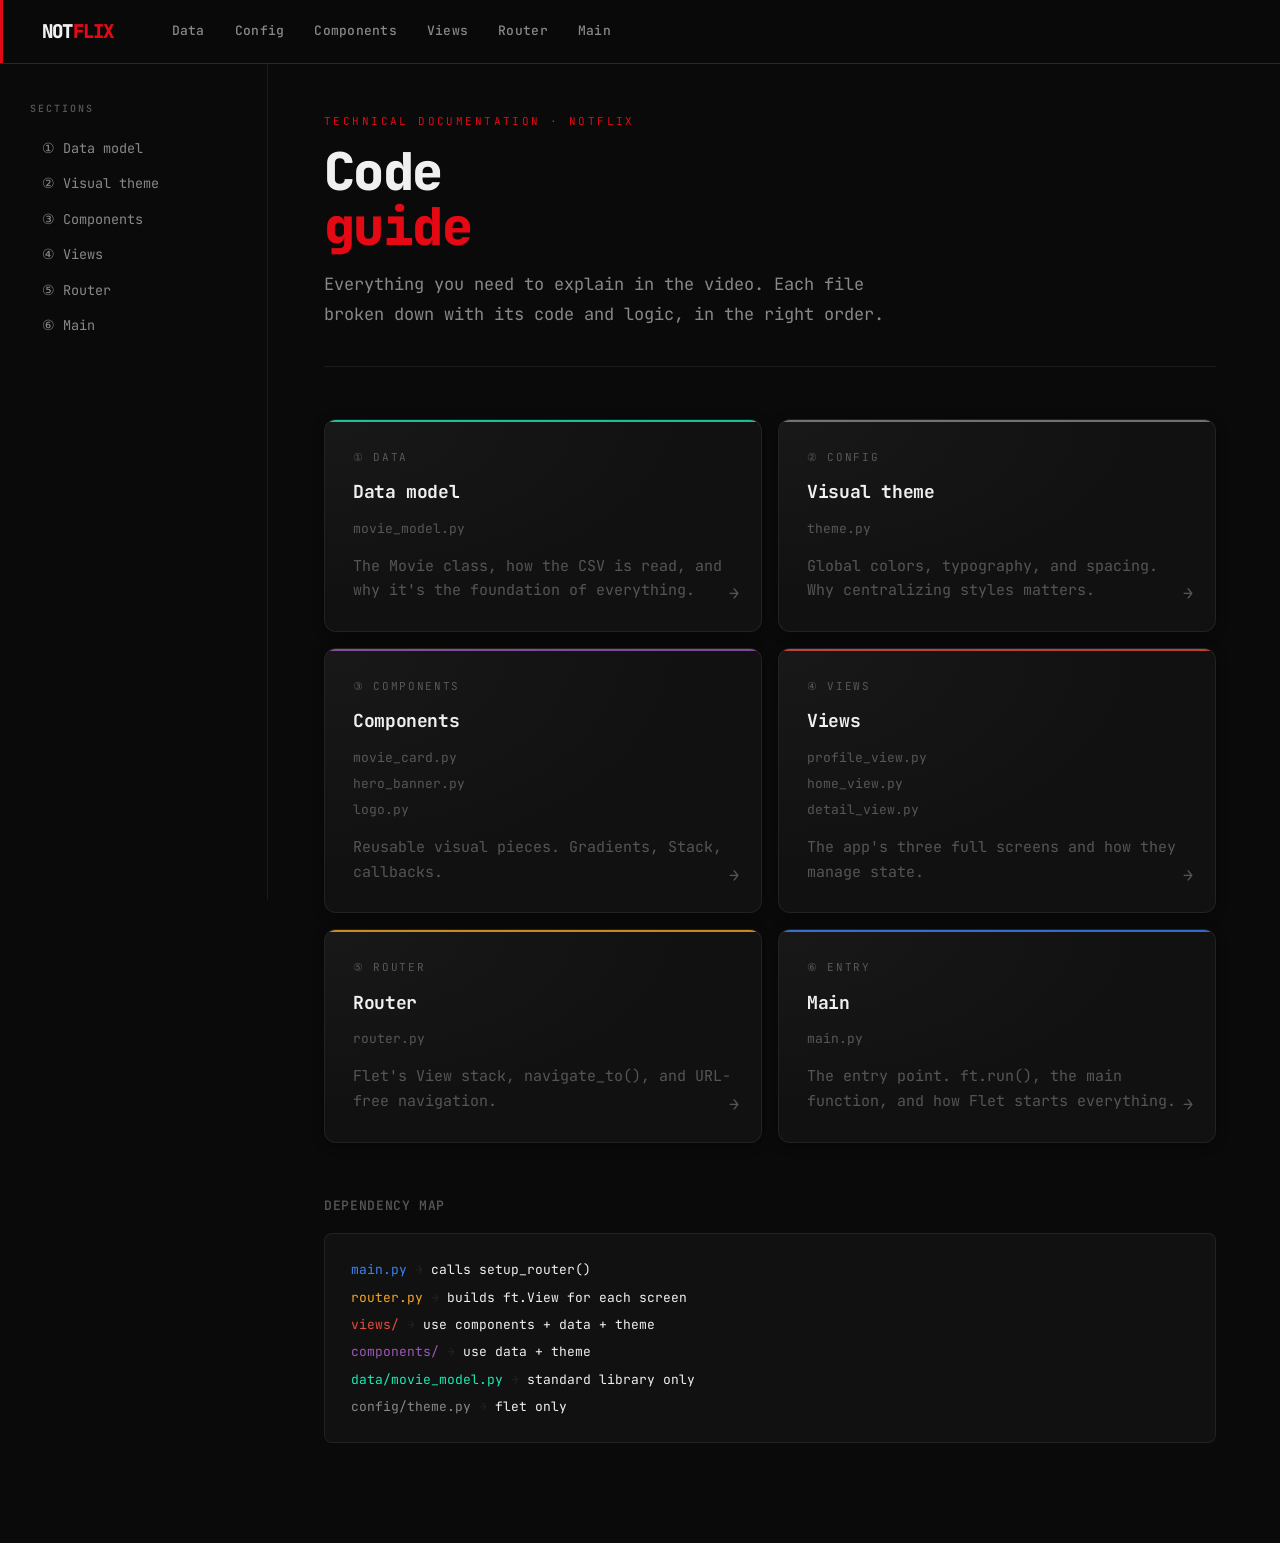
<file: Doc/EN/index.html>
<!doctype html>
<html lang="en">
  <head>
    <meta charset="UTF-8" />
    <meta name="viewport" content="width=device-width, initial-scale=1.0" />
    <title>Notflix — Docs</title>
    <link rel="stylesheet" href="style.css" />
  </head>
  <body>
    <nav class="topbar">
      <a href="index.html" class="brand">NOT<em>FLIX</em></a>
      <a href="01-model.html">Data</a>
      <a href="02-theme.html">Config</a>
      <a href="03-components.html">Components</a>
      <a href="04-views.html">Views</a>
      <a href="05-router.html">Router</a>
      <a href="06-main.html">Main</a>
    </nav>

    <div class="shell">
      <!-- SIDEBAR -->
      <aside class="sidebar">
        <div class="sidebar-label">Sections</div>
        <nav class="sidebar-nav">
          <a href="01-model.html">① Data model</a>
          <a href="02-theme.html">② Visual theme</a>
          <a href="03-components.html">③ Components</a>
          <a href="04-views.html">④ Views</a>
          <a href="05-router.html">⑤ Router</a>
          <a href="06-main.html">⑥ Main</a>
        </nav>
      </aside>

      <!-- MAIN -->
      <main class="main">
        <div class="hero">
          <div class="label">Technical documentation · Notflix</div>
          <h1>Code<br /><span>guide</span></h1>
          <p>
            Everything you need to explain in the video. Each file broken down
            with its code and logic, in the right order.
          </p>
        </div>

        <div class="cards">
          <a href="01-model.html" class="card" style="--accent: var(--teal)">
            <div class="step">① data</div>
            <h2>Data model</h2>
            <div class="files">movie_model.py</div>
            <p>
              The Movie class, how the CSV is read, and why it's the foundation of everything.
            </p>
            <span class="arrow">→</span>
          </a>
          <a href="02-theme.html" class="card" style="--accent: #888">
            <div class="step">② config</div>
            <h2>Visual theme</h2>
            <div class="files">theme.py</div>
            <p>
              Global colors, typography, and spacing. Why centralizing styles matters.
            </p>
            <span class="arrow">→</span>
          </a>
          <a
            href="03-components.html"
            class="card"
            style="--accent: var(--purple)"
          >
            <div class="step">③ components</div>
            <h2>Components</h2>
            <div class="files">
              movie_card.py<br />hero_banner.py<br />logo.py
            </div>
            <p>Reusable visual pieces. Gradients, Stack, callbacks.</p>
            <span class="arrow">→</span>
          </a>
          <a href="04-views.html" class="card" style="--accent: var(--coral)">
            <div class="step">④ views</div>
            <h2>Views</h2>
            <div class="files">
              profile_view.py<br />home_view.py<br />detail_view.py
            </div>
            <p>
              The app's three full screens and how they manage state.
            </p>
            <span class="arrow">→</span>
          </a>
          <a href="05-router.html" class="card" style="--accent: var(--amber)">
            <div class="step">⑤ router</div>
            <h2>Router</h2>
            <div class="files">router.py</div>
            <p>
              Flet's View stack, navigate_to(), and URL-free navigation.
            </p>
            <span class="arrow">→</span>
          </a>
          <a href="06-main.html" class="card" style="--accent: var(--blue)">
            <div class="step">⑥ entry</div>
            <h2>Main</h2>
            <div class="files">main.py</div>
            <p>
              The entry point. ft.run(), the main function, and how Flet starts everything.
            </p>
            <span class="arrow">→</span>
          </a>
        </div>

        <div class="arch">
          <h2>Dependency map</h2>
          <div class="arch-map">
            <span class="b">main.py</span> <span class="arr">→</span> calls
            setup_router()<br />
            <span class="a">router.py</span>
            <span class="arr">→</span> builds ft.View for each screen<br />
            <span class="c">views/</span> <span class="arr">→</span> use
            components + data + theme<br />
            <span class="p">components/</span> <span class="arr">→</span> use
            data + theme<br />
            <span class="t">data/movie_model.py</span>
            <span class="arr">→</span> standard library only<br />
            <span class="g">config/theme.py</span>
            <span class="arr">→</span> flet only
          </div>
        </div>
      </main>
    </div>
  </body>
</html>
</file>
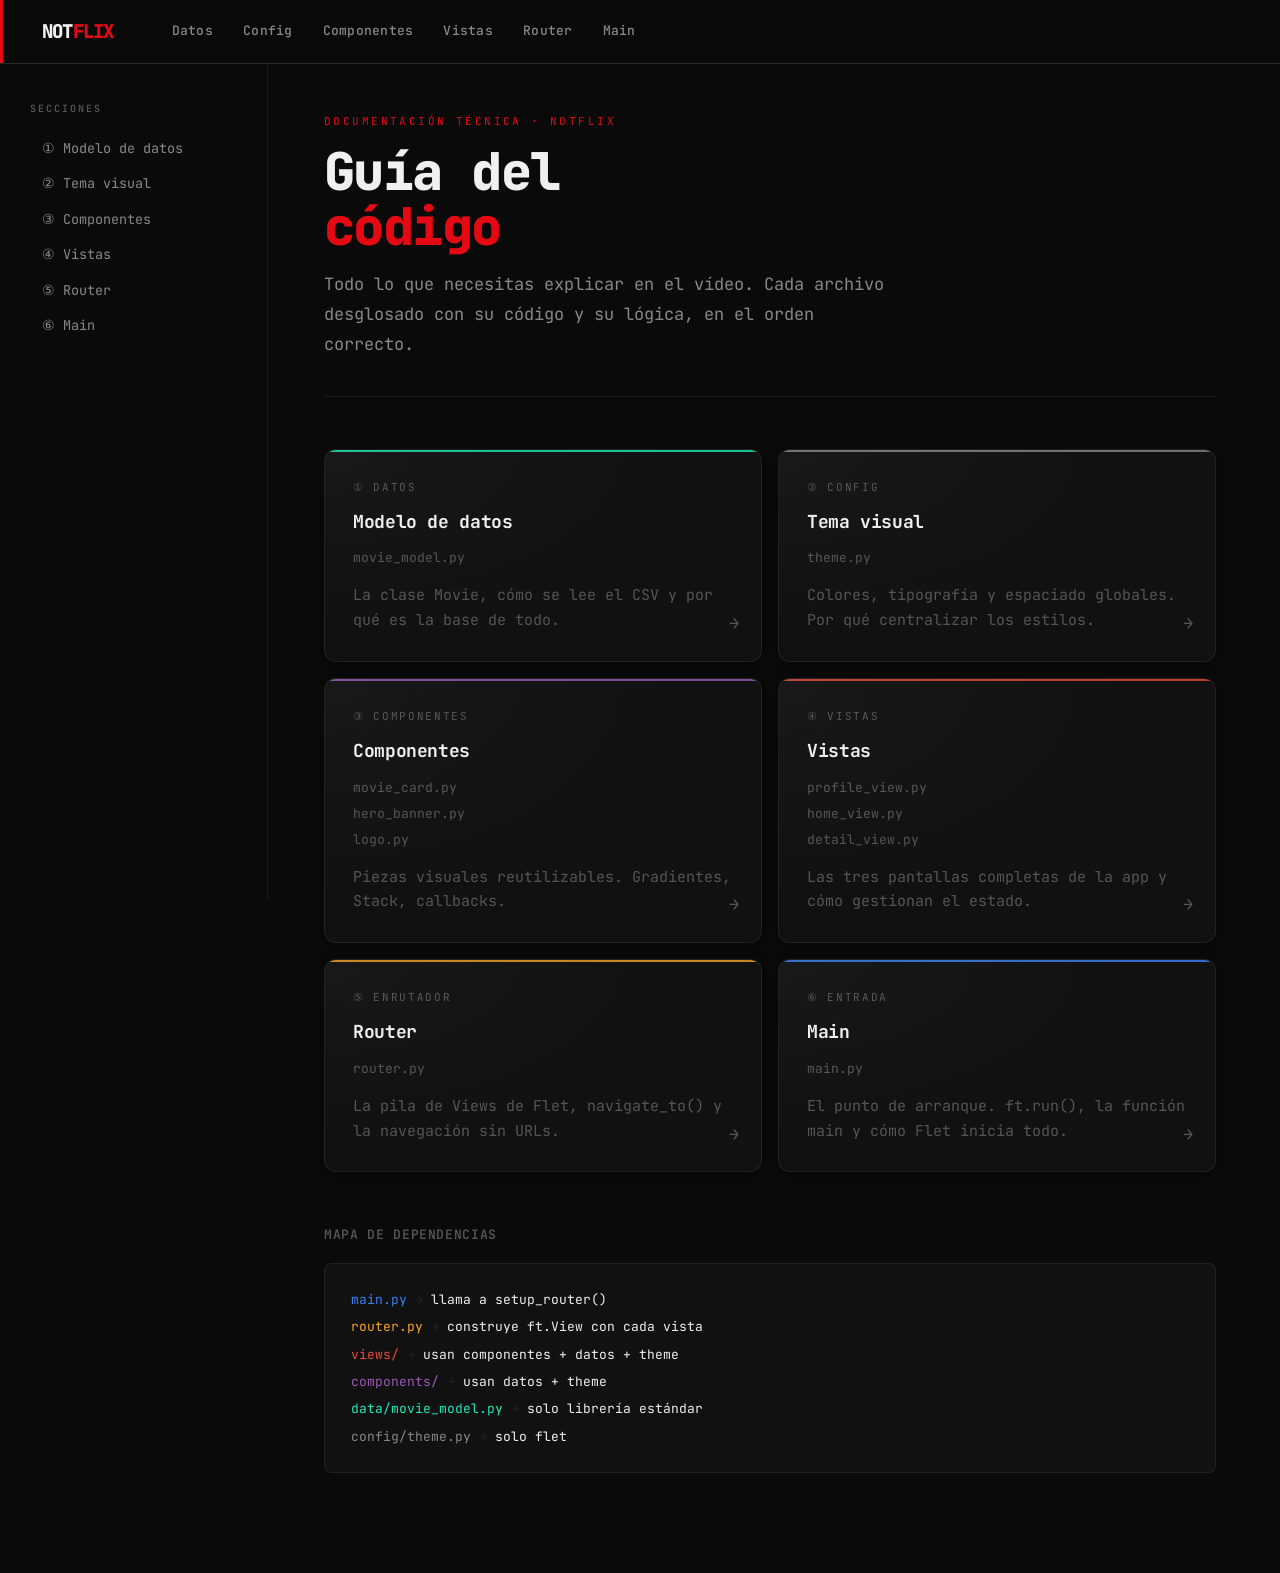
<file: Doc/ES/index.html>
<!DOCTYPE html>
<html lang="es">
<head>
<meta charset="UTF-8">
<meta name="viewport" content="width=device-width, initial-scale=1.0">
<title>Notflix — Docs</title>
<link rel="stylesheet" href="style.css">
</head>
<body>

<nav class="topbar">
  <a href="index.html" class="brand">NOT<em>FLIX</em></a>
  <a href="01-model.html">Datos</a>
  <a href="02-theme.html">Config</a>
  <a href="03-components.html">Componentes</a>
  <a href="04-views.html">Vistas</a>
  <a href="05-router.html">Router</a>
  <a href="06-main.html">Main</a>
</nav>

<div class="shell">

  <!-- SIDEBAR -->
  <aside class="sidebar">
    <div class="sidebar-label">Secciones</div>
    <nav class="sidebar-nav">
      <a href="01-model.html">① Modelo de datos</a>
      <a href="02-theme.html">② Tema visual</a>
      <a href="03-components.html">③ Componentes</a>
      <a href="04-views.html">④ Vistas</a>
      <a href="05-router.html">⑤ Router</a>
      <a href="06-main.html">⑥ Main</a>
    </nav>
  </aside>

  <!-- MAIN -->
  <main class="main">

    <div class="hero">
      <div class="label">Documentación técnica · Notflix</div>
      <h1>Guía del<br><span>código</span></h1>
      <p>Todo lo que necesitas explicar en el vídeo. Cada archivo desglosado con su código y su lógica, en el orden correcto.</p>
    </div>

    <div class="cards">
      <a href="01-model.html" class="card" style="--accent: var(--teal)">
        <div class="step">① datos</div>
        <h2>Modelo de datos</h2>
        <div class="files">movie_model.py</div>
        <p>La clase Movie, cómo se lee el CSV y por qué es la base de todo.</p>
        <span class="arrow">→</span>
      </a>
      <a href="02-theme.html" class="card" style="--accent: #888">
        <div class="step">② config</div>
        <h2>Tema visual</h2>
        <div class="files">theme.py</div>
        <p>Colores, tipografía y espaciado globales. Por qué centralizar los estilos.</p>
        <span class="arrow">→</span>
      </a>
      <a href="03-components.html" class="card" style="--accent: var(--purple)">
        <div class="step">③ componentes</div>
        <h2>Componentes</h2>
        <div class="files">movie_card.py<br>hero_banner.py<br>logo.py</div>
        <p>Piezas visuales reutilizables. Gradientes, Stack, callbacks.</p>
        <span class="arrow">→</span>
      </a>
      <a href="04-views.html" class="card" style="--accent: var(--coral)">
        <div class="step">④ vistas</div>
        <h2>Vistas</h2>
        <div class="files">profile_view.py<br>home_view.py<br>detail_view.py</div>
        <p>Las tres pantallas completas de la app y cómo gestionan el estado.</p>
        <span class="arrow">→</span>
      </a>
      <a href="05-router.html" class="card" style="--accent: var(--amber)">
        <div class="step">⑤ enrutador</div>
        <h2>Router</h2>
        <div class="files">router.py</div>
        <p>La pila de Views de Flet, navigate_to() y la navegación sin URLs.</p>
        <span class="arrow">→</span>
      </a>
      <a href="06-main.html" class="card" style="--accent: var(--blue)">
        <div class="step">⑥ entrada</div>
        <h2>Main</h2>
        <div class="files">main.py</div>
        <p>El punto de arranque. ft.run(), la función main y cómo Flet inicia todo.</p>
        <span class="arrow">→</span>
      </a>
    </div>

    <div class="arch">
      <h2>Mapa de dependencias</h2>
      <div class="arch-map">
        <span class="b">main.py</span>            <span class="arr">→</span> llama a setup_router()<br>
        <span class="a">router.py</span>          <span class="arr">→</span> construye ft.View con cada vista<br>
        <span class="c">views/</span>             <span class="arr">→</span> usan componentes + datos + theme<br>
        <span class="p">components/</span>        <span class="arr">→</span> usan datos + theme<br>
        <span class="t">data/movie_model.py</span> <span class="arr">→</span> solo librería estándar<br>
        <span class="g">config/theme.py</span>    <span class="arr">→</span> solo flet
      </div>
    </div>

  </main>
</div>

</body>
</html>
</file>
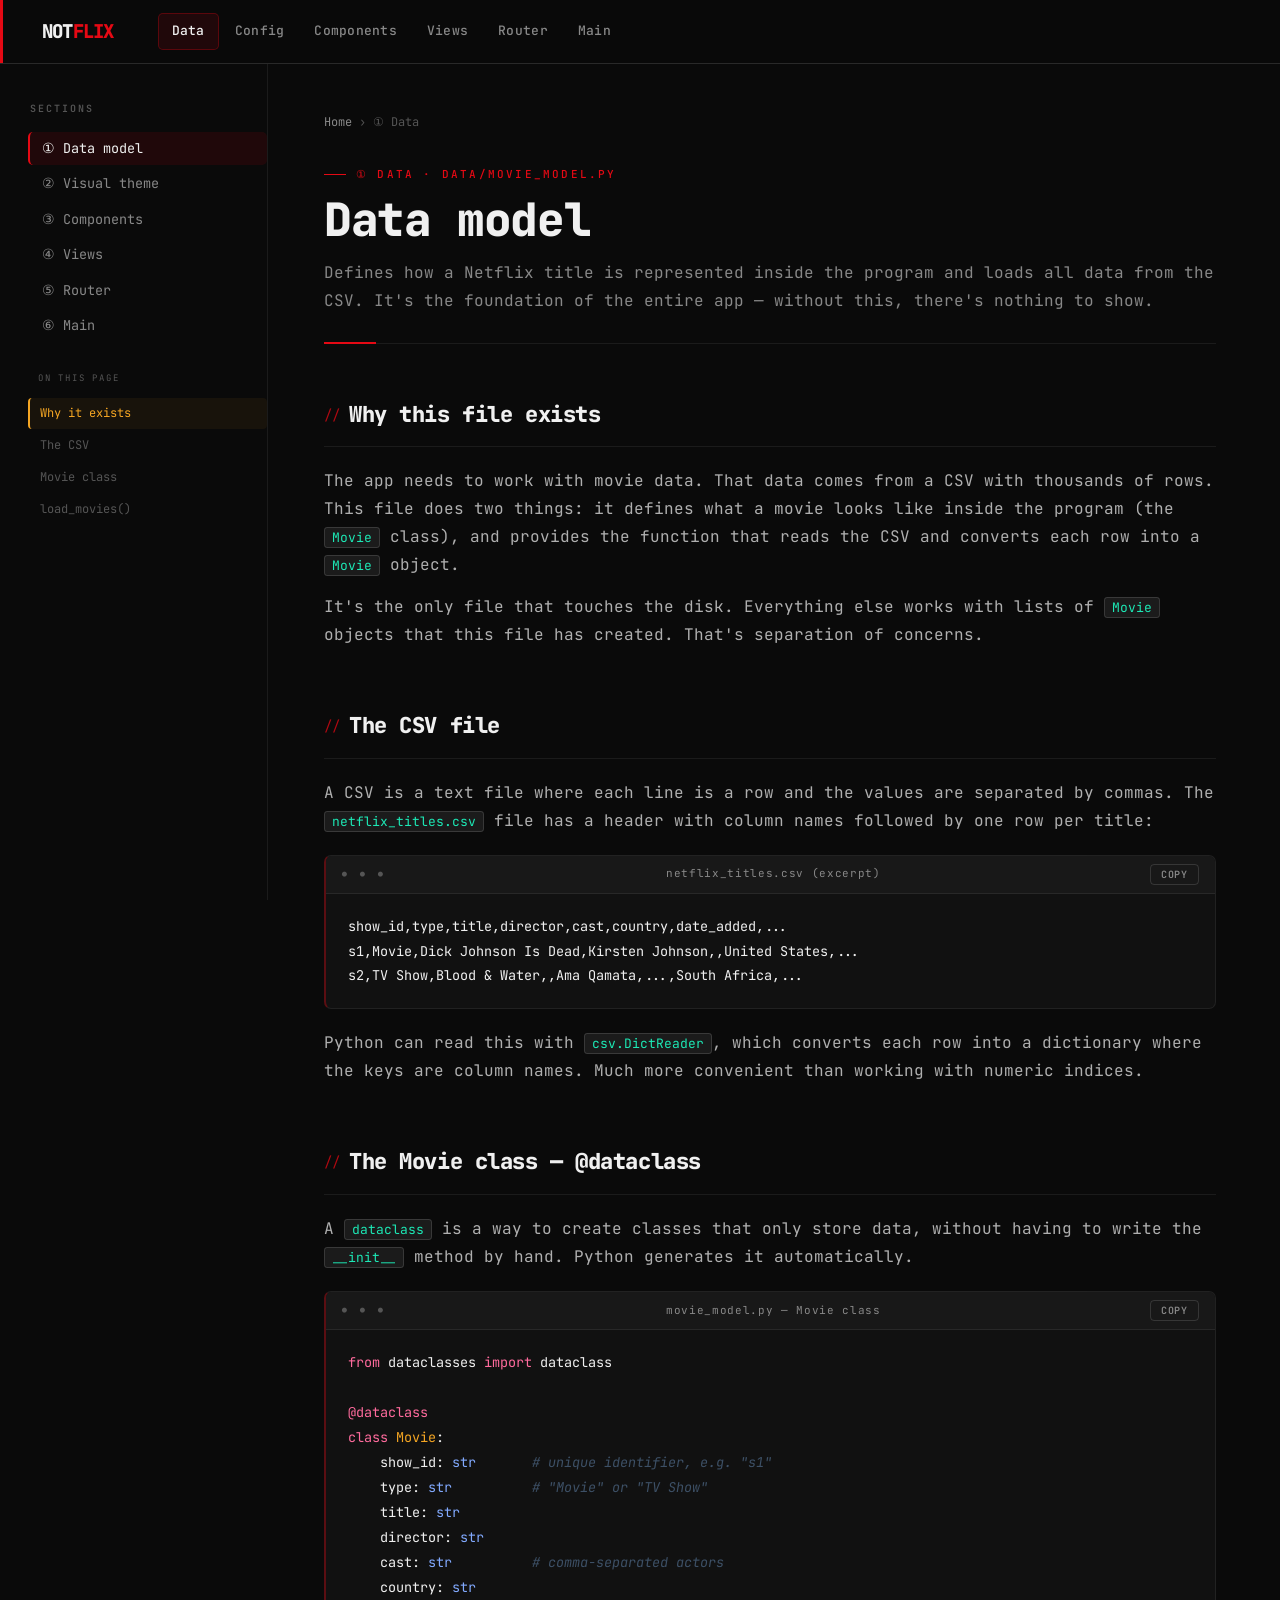
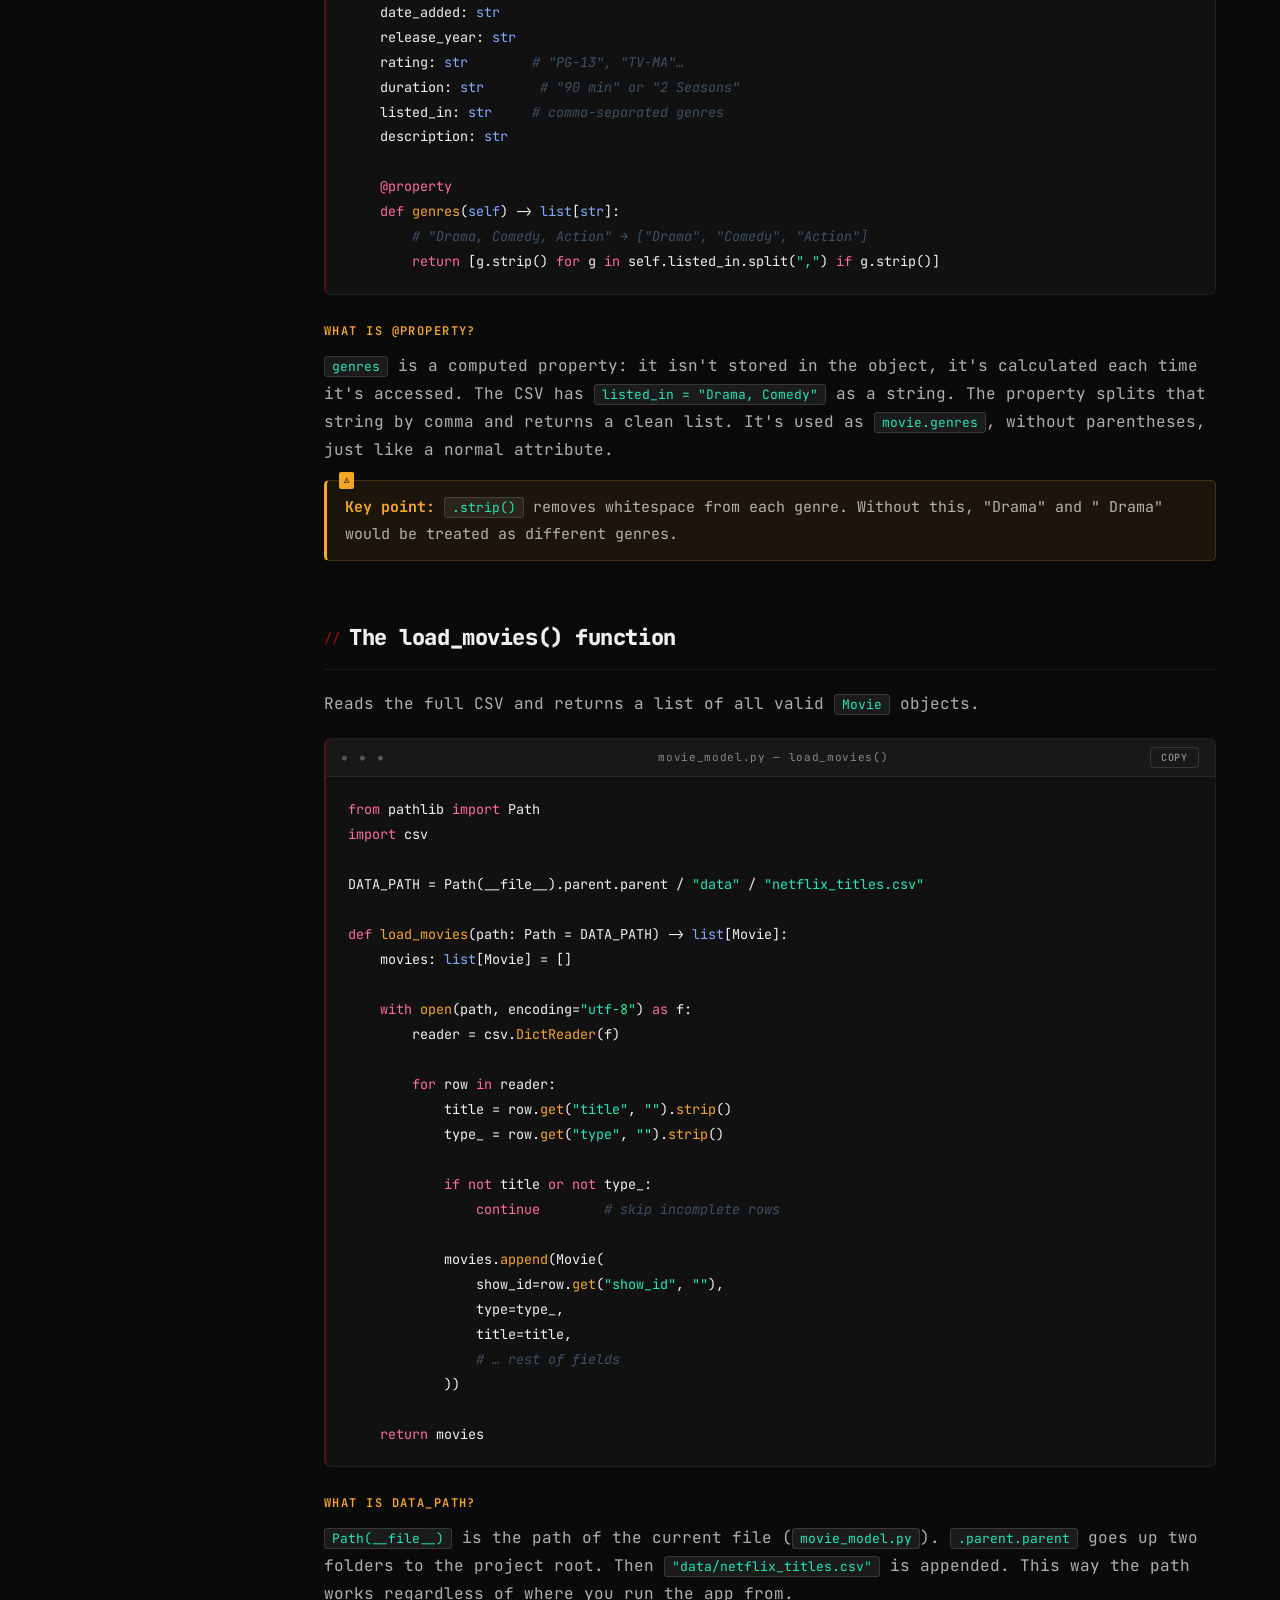
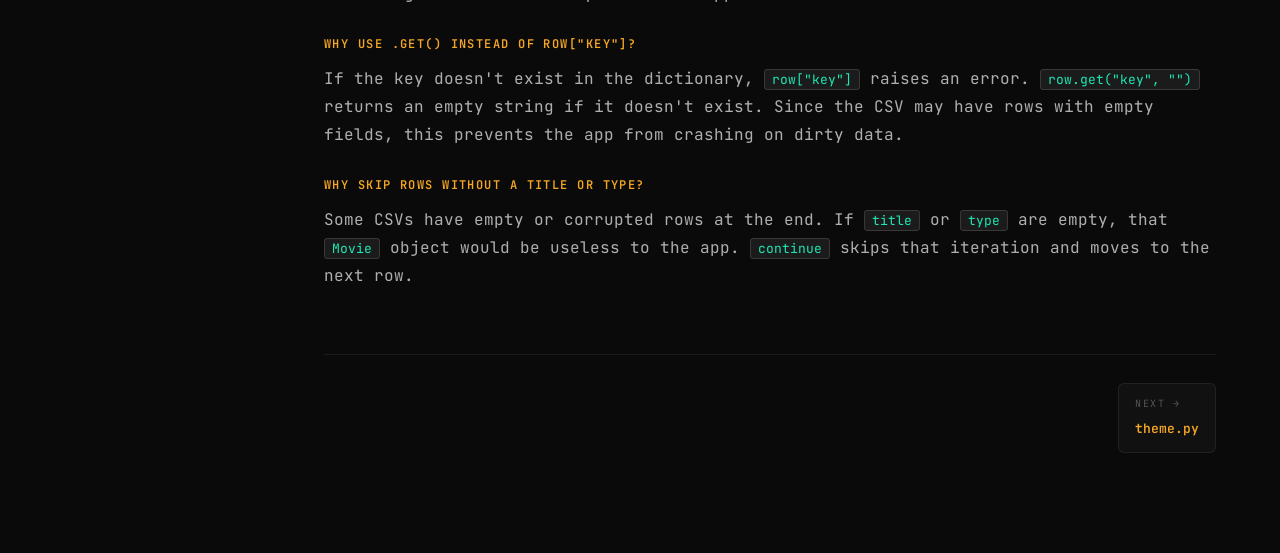
<file: Doc/EN/01-model.html>
<!DOCTYPE html>
<html lang="en">
<head>
<meta charset="UTF-8">
<meta name="viewport" content="width=device-width, initial-scale=1.0">
<title>movie_model.py — Notflix Docs</title>
<link rel="stylesheet" href="style.css">
</head>
<body>

<nav class="topbar">
  <a href="index.html" class="brand">NOT<em>FLIX</em></a>
  <a href="01-model.html" class="active">Data</a>
  <a href="02-theme.html">Config</a>
  <a href="03-components.html">Components</a>
  <a href="04-views.html">Views</a>
  <a href="05-router.html">Router</a>
  <a href="06-main.html">Main</a>
</nav>

<div class="shell">

  <!-- SIDEBAR -->
  <aside class="sidebar">
    <div class="sidebar-label">Sections</div>
    <nav class="sidebar-nav">
      <a href="01-model.html" class="active">① Data model</a>
      <a href="02-theme.html">② Visual theme</a>
      <a href="03-components.html">③ Components</a>
      <a href="04-views.html">④ Views</a>
      <a href="05-router.html">⑤ Router</a>
      <a href="06-main.html">⑥ Main</a>
    </nav>

    <div class="sidebar-toc">
      <div class="sidebar-toc-label">On this page</div>
      <a href="#s-why"    class="toc-link">Why it exists</a>
      <a href="#s-csv"    class="toc-link">The CSV</a>
      <a href="#s-class"  class="toc-link">Movie class</a>
      <a href="#s-load"   class="toc-link">load_movies()</a>
    </div>
  </aside>

  <!-- MAIN -->
  <main class="main">
    <div class="breadcrumb"><a href="index.html">Home</a><span>›</span>① Data</div>

    <div class="page-header">
      <div class="step">① data · data/movie_model.py</div>
      <h1>Data model</h1>
      <p>Defines how a Netflix title is represented inside the program and loads all data from the CSV. It's the foundation of the entire app — without this, there's nothing to show.</p>
    </div>

    <!-- WHY IT EXISTS -->
    <div class="section" id="s-why">
      <h2>Why this file exists</h2>
      <p>The app needs to work with movie data. That data comes from a CSV with thousands of rows. This file does two things: it defines what a movie looks like inside the program (the <code>Movie</code> class), and provides the function that reads the CSV and converts each row into a <code>Movie</code> object.</p>
      <p>It's the only file that touches the disk. Everything else works with lists of <code>Movie</code> objects that this file has created. That's separation of concerns.</p>
    </div>

    <!-- THE CSV -->
    <div class="section" id="s-csv">
      <h2>The CSV file</h2>
      <p>A CSV is a text file where each line is a row and the values are separated by commas. The <code>netflix_titles.csv</code> file has a header with column names followed by one row per title:</p>
      <div class="code-block">
        <div class="cb-header">
          <span>netflix_titles.csv (excerpt)</span>
          <button class="copy-btn" onclick="copyCode(this)">Copy</button>
        </div>
        <pre>show_id,type,title,director,cast,country,date_added,...
s1,Movie,Dick Johnson Is Dead,Kirsten Johnson,,United States,...
s2,TV Show,Blood & Water,,Ama Qamata,...,South Africa,...</pre>
      </div>
      <p>Python can read this with <code>csv.DictReader</code>, which converts each row into a dictionary where the keys are column names. Much more convenient than working with numeric indices.</p>
    </div>

    <!-- DATACLASS -->
    <div class="section" id="s-class">
      <h2>The Movie class — @dataclass</h2>
      <p>A <code>dataclass</code> is a way to create classes that only store data, without having to write the <code>__init__</code> method by hand. Python generates it automatically.</p>

      <div class="code-block">
        <div class="cb-header">
          <span>movie_model.py — Movie class</span>
          <button class="copy-btn" onclick="copyCode(this)">Copy</button>
        </div>
        <pre><span class="kw">from</span> dataclasses <span class="kw">import</span> dataclass

<span class="kw">@dataclass</span>
<span class="kw">class</span> <span class="fn">Movie</span>:
    show_id: <span class="py">str</span>       <span class="cm"># unique identifier, e.g. "s1"</span>
    type: <span class="py">str</span>          <span class="cm"># "Movie" or "TV Show"</span>
    title: <span class="py">str</span>
    director: <span class="py">str</span>
    cast: <span class="py">str</span>          <span class="cm"># comma-separated actors</span>
    country: <span class="py">str</span>
    date_added: <span class="py">str</span>
    release_year: <span class="py">str</span>
    rating: <span class="py">str</span>        <span class="cm"># "PG-13", "TV-MA"…</span>
    duration: <span class="py">str</span>       <span class="cm"># "90 min" or "2 Seasons"</span>
    listed_in: <span class="py">str</span>     <span class="cm"># comma-separated genres</span>
    description: <span class="py">str</span>

    <span class="kw">@property</span>
    <span class="kw">def</span> <span class="fn">genres</span>(<span class="py">self</span>) -> <span class="py">list</span>[<span class="py">str</span>]:
        <span class="cm"># "Drama, Comedy, Action" → ["Drama", "Comedy", "Action"]</span>
        <span class="kw">return</span> [g.strip() <span class="kw">for</span> g <span class="kw">in</span> self.listed_in.split(<span class="st">","</span>) <span class="kw">if</span> g.strip()]</pre>
      </div>

      <h3>What is @property?</h3>
      <p><code>genres</code> is a computed property: it isn't stored in the object, it's calculated each time it's accessed. The CSV has <code>listed_in = "Drama, Comedy"</code> as a string. The property splits that string by comma and returns a clean list. It's used as <code>movie.genres</code>, without parentheses, just like a normal attribute.</p>

      <div class="callout"><strong>Key point:</strong> <code>.strip()</code> removes whitespace from each genre. Without this, "Drama" and " Drama" would be treated as different genres.</div>
    </div>

    <!-- LOAD_MOVIES -->
    <div class="section" id="s-load">
      <h2>The load_movies() function</h2>
      <p>Reads the full CSV and returns a list of all valid <code>Movie</code> objects.</p>

      <div class="code-block">
        <div class="cb-header">
          <span>movie_model.py — load_movies()</span>
          <button class="copy-btn" onclick="copyCode(this)">Copy</button>
        </div>
        <pre><span class="kw">from</span> pathlib <span class="kw">import</span> Path
<span class="kw">import</span> csv

DATA_PATH = Path(__file__).parent.parent / <span class="st">"data"</span> / <span class="st">"netflix_titles.csv"</span>

<span class="kw">def</span> <span class="fn">load_movies</span>(path: Path = DATA_PATH) -> <span class="py">list</span>[Movie]:
    movies: <span class="py">list</span>[Movie] = []

    <span class="kw">with</span> <span class="fn">open</span>(path, encoding=<span class="st">"utf-8"</span>) <span class="kw">as</span> f:
        reader = csv.<span class="fn">DictReader</span>(f)

        <span class="kw">for</span> row <span class="kw">in</span> reader:
            title = row.<span class="fn">get</span>(<span class="st">"title"</span>, <span class="st">""</span>).<span class="fn">strip</span>()
            type_ = row.<span class="fn">get</span>(<span class="st">"type"</span>, <span class="st">""</span>).<span class="fn">strip</span>()

            <span class="kw">if not</span> title <span class="kw">or not</span> type_:
                <span class="kw">continue</span>        <span class="cm"># skip incomplete rows</span>

            movies.<span class="fn">append</span>(Movie(
                show_id=row.<span class="fn">get</span>(<span class="st">"show_id"</span>, <span class="st">""</span>),
                type=type_,
                title=title,
                <span class="cm"># … rest of fields</span>
            ))

    <span class="kw">return</span> movies</pre>
      </div>

      <h3>What is DATA_PATH?</h3>
      <p><code>Path(__file__)</code> is the path of the current file (<code>movie_model.py</code>). <code>.parent.parent</code> goes up two folders to the project root. Then <code>"data/netflix_titles.csv"</code> is appended. This way the path works regardless of where you run the app from.</p>

      <h3>Why use .get() instead of row["key"]?</h3>
      <p>If the key doesn't exist in the dictionary, <code>row["key"]</code> raises an error. <code>row.get("key", "")</code> returns an empty string if it doesn't exist. Since the CSV may have rows with empty fields, this prevents the app from crashing on dirty data.</p>

      <h3>Why skip rows without a title or type?</h3>
      <p>Some CSVs have empty or corrupted rows at the end. If <code>title</code> or <code>type</code> are empty, that <code>Movie</code> object would be useless to the app. <code>continue</code> skips that iteration and moves to the next row.</p>
    </div>

    <div class="page-nav">
      <div></div>
      <a href="02-theme.html">
        <div>
          <span class="nav-label">Next →</span>
          <span class="nav-title">theme.py</span>
        </div>
      </a>
    </div>

  </main>
</div>

<script>
/* ── Copy button ── */
function copyCode(btn) {
  const pre = btn.closest('.code-block').querySelector('pre');
  navigator.clipboard.writeText(pre.innerText).then(() => {
    btn.textContent = '✓ Copied';
    btn.classList.add('copied');
    setTimeout(() => { btn.textContent = 'Copy'; btn.classList.remove('copied'); }, 2000);
  });
}

/* ── TOC scroll spy ── */
(function () {
  const links = document.querySelectorAll('.toc-link');
  const sections = [...links].map(l => document.querySelector(l.getAttribute('href')));

  function activate() {
    const navH = parseInt(getComputedStyle(document.documentElement).getPropertyValue('--nav-h')) || 52;
    let current = sections[0];
    sections.forEach(s => { if (s && window.scrollY >= s.offsetTop - navH - 32) current = s; });
    links.forEach(l => {
      l.classList.toggle('toc-active', l.getAttribute('href') === '#' + (current && current.id));
    });
  }

  window.addEventListener('scroll', activate, { passive: true });
  activate();
})();
</script>

</body>
</html>
</file>
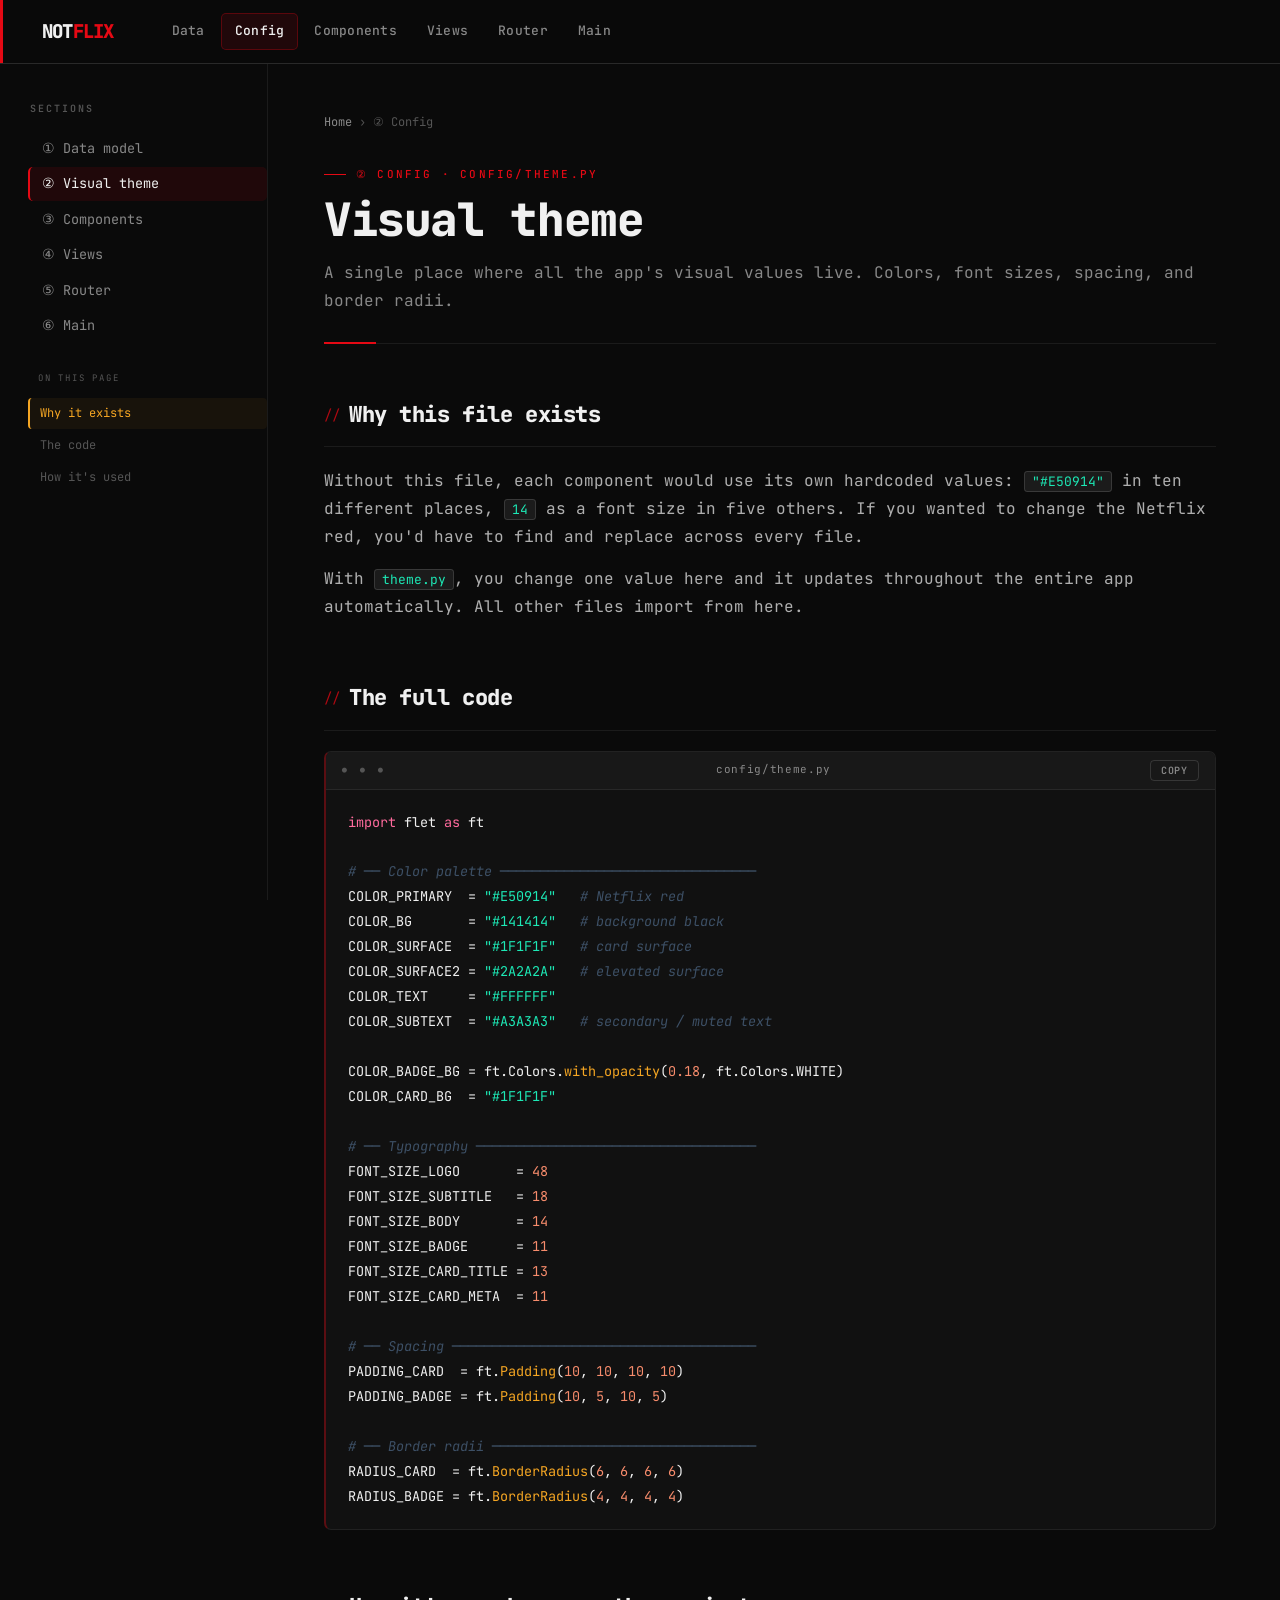
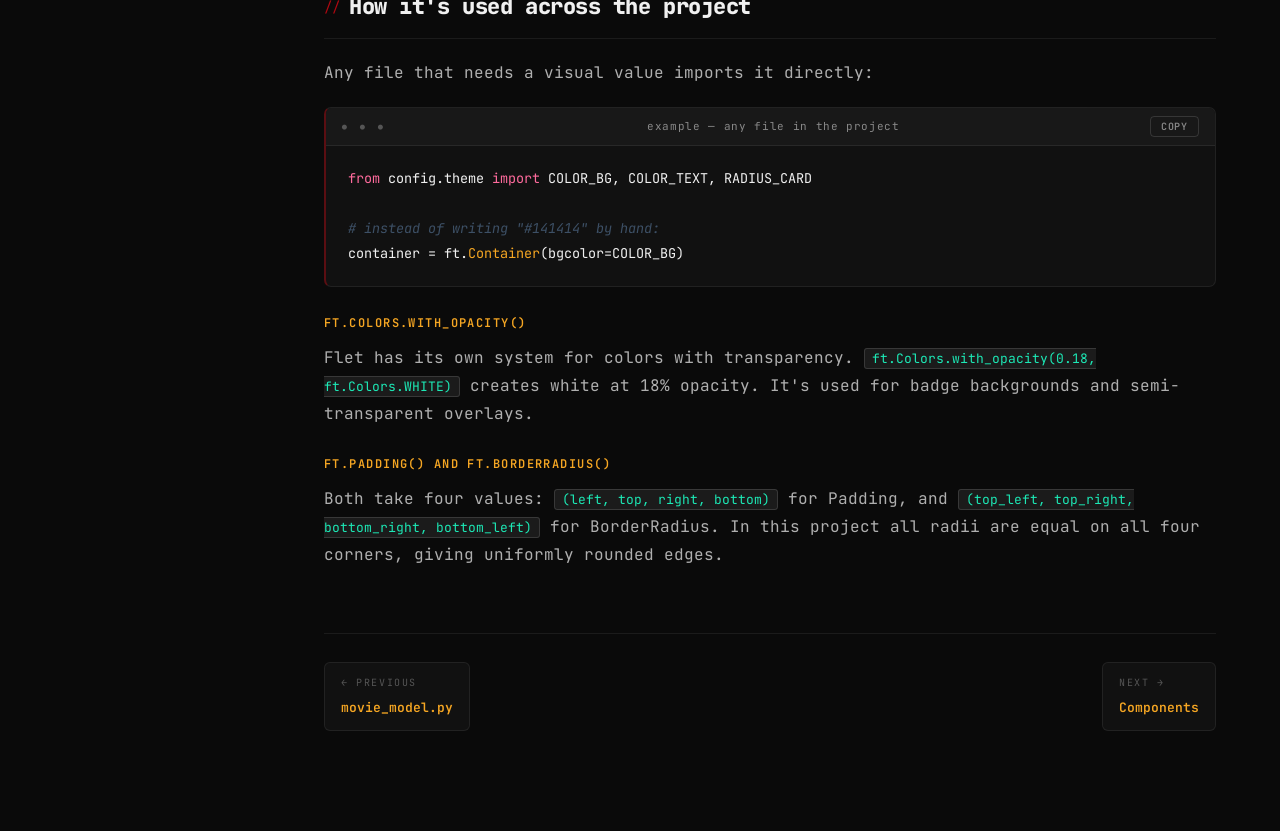
<file: Doc/EN/02-theme.html>
<!DOCTYPE html>
<html lang="en">
<head>
<meta charset="UTF-8">
<meta name="viewport" content="width=device-width, initial-scale=1.0">
<title>theme.py — Notflix Docs</title>
<link rel="stylesheet" href="style.css">
</head>
<body>

<nav class="topbar">
  <a href="index.html" class="brand">NOT<em>FLIX</em></a>
  <a href="01-model.html">Data</a>
  <a href="02-theme.html" class="active">Config</a>
  <a href="03-components.html">Components</a>
  <a href="04-views.html">Views</a>
  <a href="05-router.html">Router</a>
  <a href="06-main.html">Main</a>
</nav>

<div class="shell">
  <aside class="sidebar">
    <div class="sidebar-label">Sections</div>
    <nav class="sidebar-nav">
      <a href="01-model.html">① Data model</a>
      <a href="02-theme.html" class="active">② Visual theme</a>
      <a href="03-components.html">③ Components</a>
      <a href="04-views.html">④ Views</a>
      <a href="05-router.html">⑤ Router</a>
      <a href="06-main.html">⑥ Main</a>
    </nav>
    <div class="sidebar-toc">
      <div class="sidebar-toc-label">On this page</div>
      <a href="#s-why"    class="toc-link">Why it exists</a>
      <a href="#s-code"   class="toc-link">The code</a>
      <a href="#s-how"    class="toc-link">How it's used</a>
    </div>
  </aside>

  <main class="main">
    <div class="breadcrumb"><a href="index.html">Home</a><span>›</span>② Config</div>

    <div class="page-header">
      <div class="step">② config · config/theme.py</div>
      <h1>Visual theme</h1>
      <p>A single place where all the app's visual values live. Colors, font sizes, spacing, and border radii.</p>
    </div>

    <div class="section" id="s-why">
      <h2>Why this file exists</h2>
      <p>Without this file, each component would use its own hardcoded values: <code>"#E50914"</code> in ten different places, <code>14</code> as a font size in five others. If you wanted to change the Netflix red, you'd have to find and replace across every file.</p>
      <p>With <code>theme.py</code>, you change one value here and it updates throughout the entire app automatically. All other files import from here.</p>
    </div>

    <div class="section" id="s-code">
      <h2>The full code</h2>
      <div class="code-block">
        <div class="cb-header"><span>config/theme.py</span><button class="copy-btn" onclick="copyCode(this)">Copy</button></div>
        <pre><span class="kw">import</span> flet <span class="kw">as</span> ft

<span class="cm"># ── Color palette ────────────────────────────────</span>
COLOR_PRIMARY  = <span class="st">"#E50914"</span>   <span class="cm"># Netflix red</span>
COLOR_BG       = <span class="st">"#141414"</span>   <span class="cm"># background black</span>
COLOR_SURFACE  = <span class="st">"#1F1F1F"</span>   <span class="cm"># card surface</span>
COLOR_SURFACE2 = <span class="st">"#2A2A2A"</span>   <span class="cm"># elevated surface</span>
COLOR_TEXT     = <span class="st">"#FFFFFF"</span>
COLOR_SUBTEXT  = <span class="st">"#A3A3A3"</span>   <span class="cm"># secondary / muted text</span>

COLOR_BADGE_BG = ft.Colors.<span class="fn">with_opacity</span>(<span class="nu">0.18</span>, ft.Colors.WHITE)
COLOR_CARD_BG  = <span class="st">"#1F1F1F"</span>

<span class="cm"># ── Typography ───────────────────────────────────</span>
FONT_SIZE_LOGO       = <span class="nu">48</span>
FONT_SIZE_SUBTITLE   = <span class="nu">18</span>
FONT_SIZE_BODY       = <span class="nu">14</span>
FONT_SIZE_BADGE      = <span class="nu">11</span>
FONT_SIZE_CARD_TITLE = <span class="nu">13</span>
FONT_SIZE_CARD_META  = <span class="nu">11</span>

<span class="cm"># ── Spacing ──────────────────────────────────────</span>
PADDING_CARD  = ft.<span class="fn">Padding</span>(<span class="nu">10</span>, <span class="nu">10</span>, <span class="nu">10</span>, <span class="nu">10</span>)
PADDING_BADGE = ft.<span class="fn">Padding</span>(<span class="nu">10</span>, <span class="nu">5</span>, <span class="nu">10</span>, <span class="nu">5</span>)

<span class="cm"># ── Border radii ─────────────────────────────────</span>
RADIUS_CARD  = ft.<span class="fn">BorderRadius</span>(<span class="nu">6</span>, <span class="nu">6</span>, <span class="nu">6</span>, <span class="nu">6</span>)
RADIUS_BADGE = ft.<span class="fn">BorderRadius</span>(<span class="nu">4</span>, <span class="nu">4</span>, <span class="nu">4</span>, <span class="nu">4</span>)</pre>
      </div>
    </div>

    <div class="section" id="s-how">
      <h2>How it's used across the project</h2>
      <p>Any file that needs a visual value imports it directly:</p>
      <div class="code-block">
        <div class="cb-header"><span>example — any file in the project</span><button class="copy-btn" onclick="copyCode(this)">Copy</button></div>
        <pre><span class="kw">from</span> config.theme <span class="kw">import</span> COLOR_BG, COLOR_TEXT, RADIUS_CARD

<span class="cm"># instead of writing "#141414" by hand:</span>
container = ft.<span class="fn">Container</span>(bgcolor=COLOR_BG)</pre>
      </div>

      <h3>ft.Colors.with_opacity()</h3>
      <p>Flet has its own system for colors with transparency. <code>ft.Colors.with_opacity(0.18, ft.Colors.WHITE)</code> creates white at 18% opacity. It's used for badge backgrounds and semi-transparent overlays.</p>

      <h3>ft.Padding() and ft.BorderRadius()</h3>
      <p>Both take four values: <code>(left, top, right, bottom)</code> for Padding, and <code>(top_left, top_right, bottom_right, bottom_left)</code> for BorderRadius. In this project all radii are equal on all four corners, giving uniformly rounded edges.</p>
    </div>

    <div class="page-nav">
      <a href="01-model.html"><div><span class="nav-label">← Previous</span><span class="nav-title">movie_model.py</span></div></a>
      <a href="03-components.html"><div><span class="nav-label">Next →</span><span class="nav-title">Components</span></div></a>
    </div>
  </main>
</div>

<script>
function copyCode(btn) {
  const pre = btn.closest('.code-block').querySelector('pre');
  navigator.clipboard.writeText(pre.innerText).then(() => {
    btn.textContent = '✓ Copied'; btn.classList.add('copied');
    setTimeout(() => { btn.textContent = 'Copy'; btn.classList.remove('copied'); }, 2000);
  });
}
(function () {
  const links = document.querySelectorAll('.toc-link');
  const sections = [...links].map(l => document.querySelector(l.getAttribute('href')));
  function activate() {
    const navH = 52;
    let current = sections[0];
    sections.forEach(s => { if (s && window.scrollY >= s.offsetTop - navH - 32) current = s; });
    links.forEach(l => l.classList.toggle('toc-active', l.getAttribute('href') === '#' + (current && current.id)));
  }
  window.addEventListener('scroll', activate, { passive: true }); activate();
})();
</script>
</body>
</html>
</file>
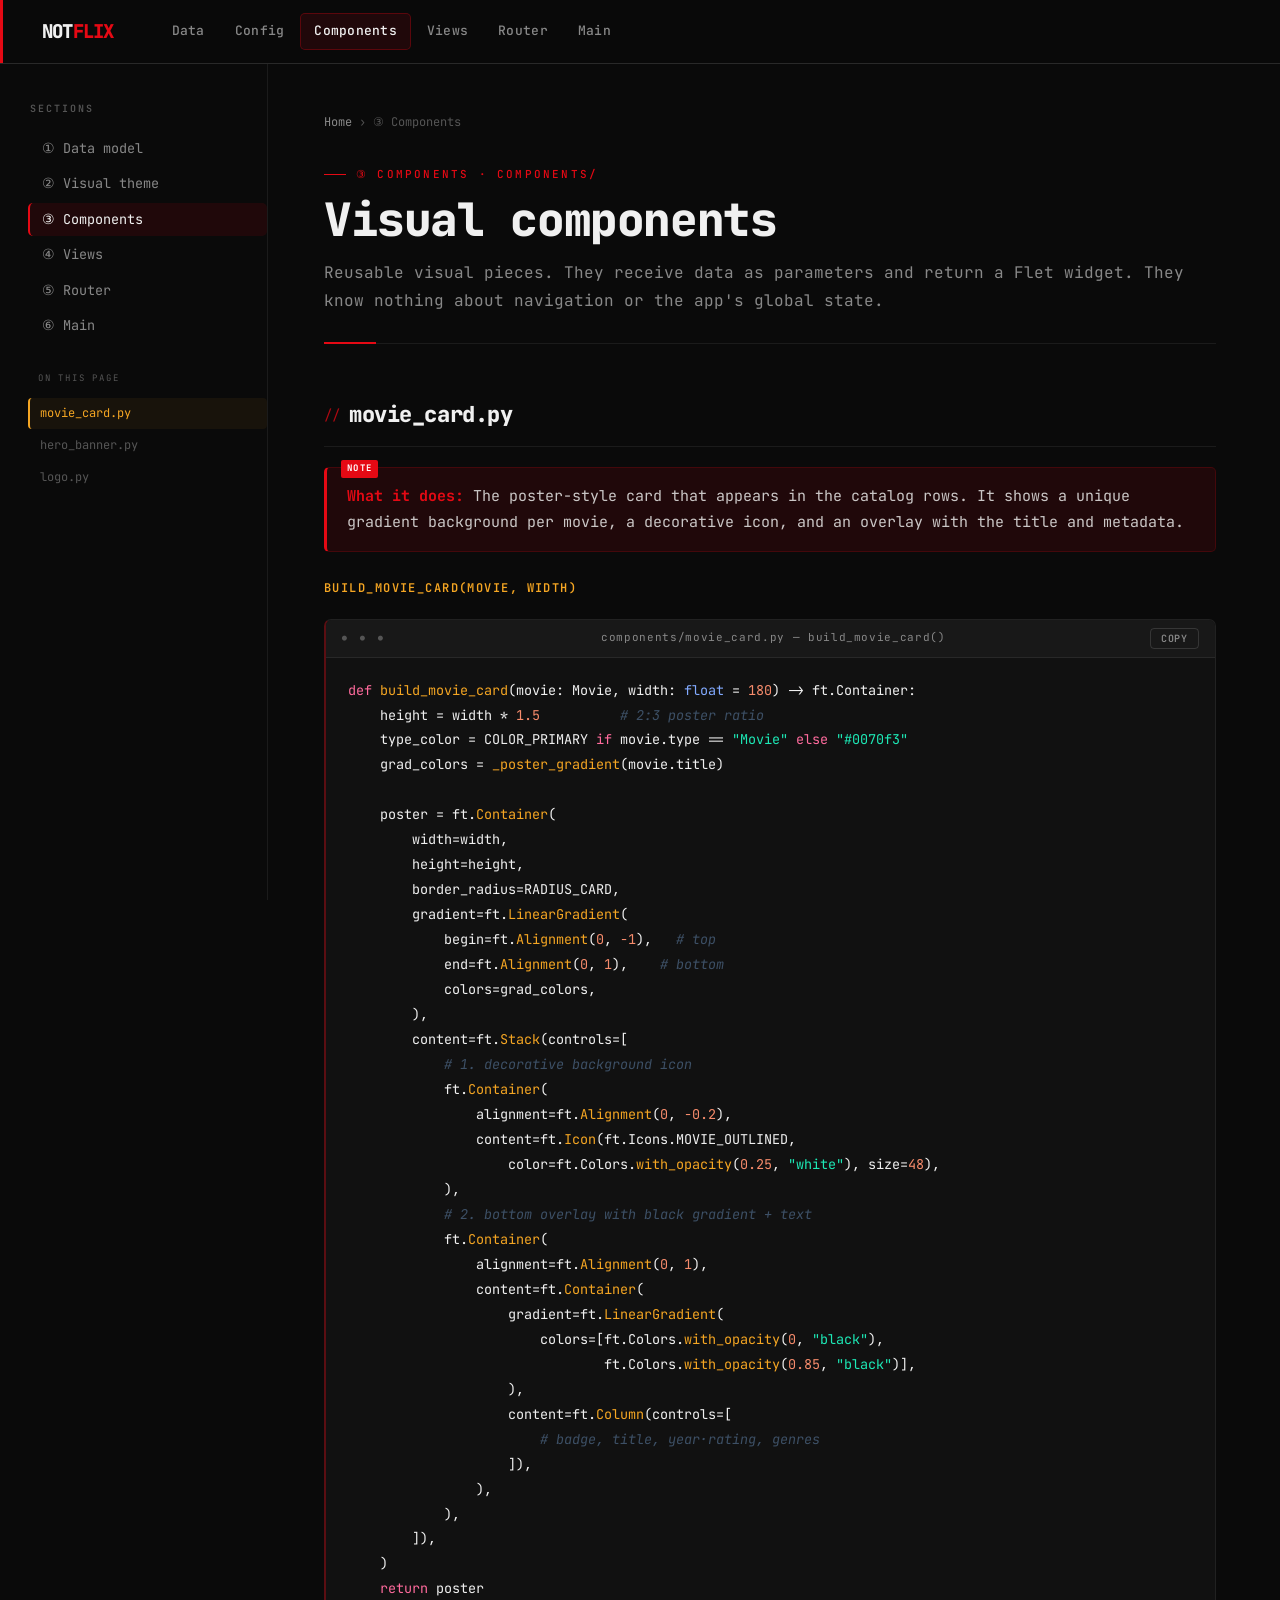
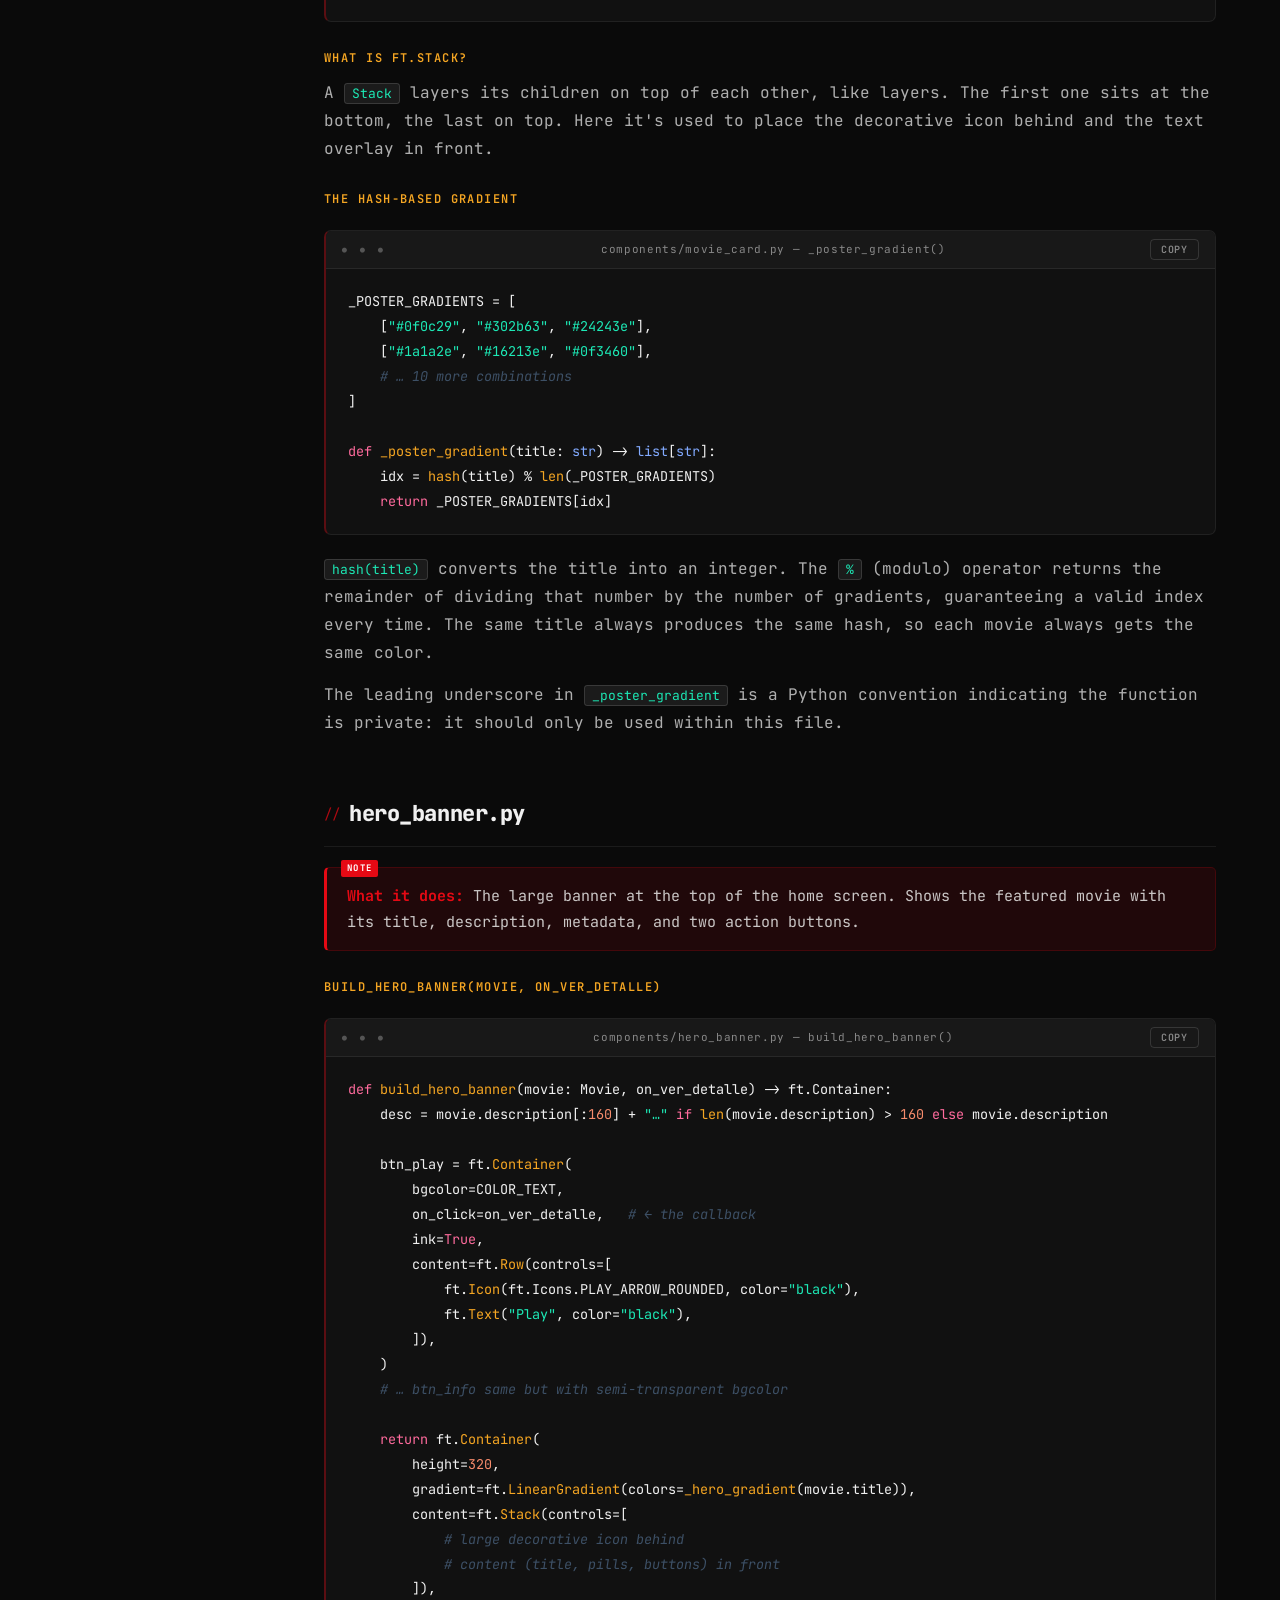
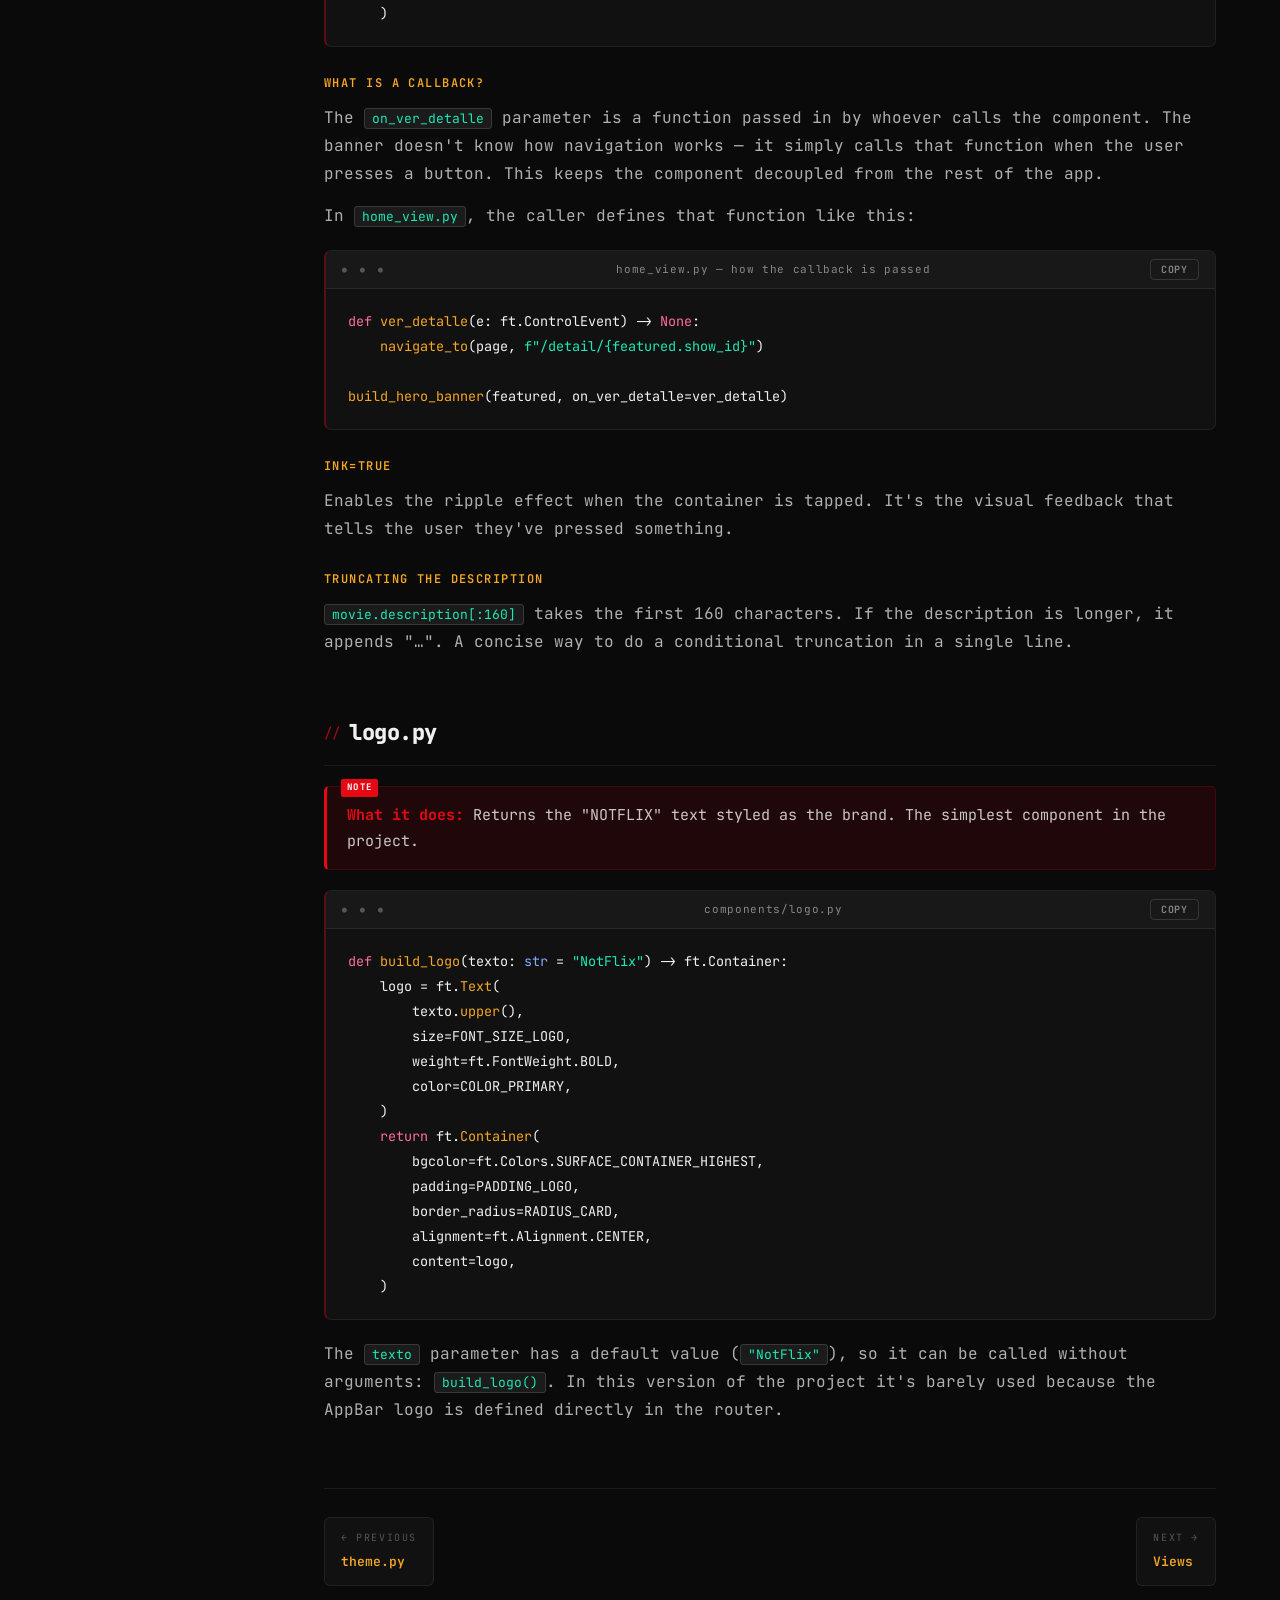
<file: Doc/EN/03-components.html>
<!DOCTYPE html>
<html lang="en">
<head>
<meta charset="UTF-8">
<meta name="viewport" content="width=device-width, initial-scale=1.0">
<title>Components — Notflix Docs</title>
<link rel="stylesheet" href="style.css">
</head>
<body>

<nav class="topbar">
  <a href="index.html" class="brand">NOT<em>FLIX</em></a>
  <a href="01-model.html">Data</a>
  <a href="02-theme.html">Config</a>
  <a href="03-components.html" class="active">Components</a>
  <a href="04-views.html">Views</a>
  <a href="05-router.html">Router</a>
  <a href="06-main.html">Main</a>
</nav>

<div class="shell">
  <aside class="sidebar">
    <div class="sidebar-label">Sections</div>
    <nav class="sidebar-nav">
      <a href="01-model.html">① Data model</a>
      <a href="02-theme.html">② Visual theme</a>
      <a href="03-components.html" class="active">③ Components</a>
      <a href="04-views.html">④ Views</a>
      <a href="05-router.html">⑤ Router</a>
      <a href="06-main.html">⑥ Main</a>
    </nav>
    <div class="sidebar-toc">
      <div class="sidebar-toc-label">On this page</div>
      <a href="#s-card"   class="toc-link">movie_card.py</a>
      <a href="#s-hero"   class="toc-link">hero_banner.py</a>
      <a href="#s-logo"   class="toc-link">logo.py</a>
    </div>
  </aside>

  <main class="main">
    <div class="breadcrumb"><a href="index.html">Home</a><span>›</span>③ Components</div>

    <div class="page-header">
      <div class="step">③ components · components/</div>
      <h1>Visual components</h1>
      <p>Reusable visual pieces. They receive data as parameters and return a Flet widget. They know nothing about navigation or the app's global state.</p>
    </div>

    <div class="section" id="s-card">
      <h2>movie_card.py</h2>
      <div class="role-box"><strong>What it does:</strong> The poster-style card that appears in the catalog rows. It shows a unique gradient background per movie, a decorative icon, and an overlay with the title and metadata.</div>

      <h3>build_movie_card(movie, width)</h3>
      <div class="code-block">
        <div class="cb-header"><span>components/movie_card.py — build_movie_card()</span><button class="copy-btn" onclick="copyCode(this)">Copy</button></div>
        <pre><span class="kw">def</span> <span class="fn">build_movie_card</span>(movie: Movie, width: <span class="py">float</span> = <span class="nu">180</span>) -> ft.Container:
    height = width * <span class="nu">1.5</span>          <span class="cm"># 2:3 poster ratio</span>
    type_color = COLOR_PRIMARY <span class="kw">if</span> movie.type == <span class="st">"Movie"</span> <span class="kw">else</span> <span class="st">"#0070f3"</span>
    grad_colors = <span class="fn">_poster_gradient</span>(movie.title)

    poster = ft.<span class="fn">Container</span>(
        width=width,
        height=height,
        border_radius=RADIUS_CARD,
        gradient=ft.<span class="fn">LinearGradient</span>(
            begin=ft.<span class="fn">Alignment</span>(<span class="nu">0</span>, <span class="nu">-1</span>),   <span class="cm"># top</span>
            end=ft.<span class="fn">Alignment</span>(<span class="nu">0</span>, <span class="nu">1</span>),    <span class="cm"># bottom</span>
            colors=grad_colors,
        ),
        content=ft.<span class="fn">Stack</span>(controls=[
            <span class="cm"># 1. decorative background icon</span>
            ft.<span class="fn">Container</span>(
                alignment=ft.<span class="fn">Alignment</span>(<span class="nu">0</span>, <span class="nu">-0.2</span>),
                content=ft.<span class="fn">Icon</span>(ft.Icons.MOVIE_OUTLINED,
                    color=ft.Colors.<span class="fn">with_opacity</span>(<span class="nu">0.25</span>, <span class="st">"white"</span>), size=<span class="nu">48</span>),
            ),
            <span class="cm"># 2. bottom overlay with black gradient + text</span>
            ft.<span class="fn">Container</span>(
                alignment=ft.<span class="fn">Alignment</span>(<span class="nu">0</span>, <span class="nu">1</span>),
                content=ft.<span class="fn">Container</span>(
                    gradient=ft.<span class="fn">LinearGradient</span>(
                        colors=[ft.Colors.<span class="fn">with_opacity</span>(<span class="nu">0</span>, <span class="st">"black"</span>),
                                ft.Colors.<span class="fn">with_opacity</span>(<span class="nu">0.85</span>, <span class="st">"black"</span>)],
                    ),
                    content=ft.<span class="fn">Column</span>(controls=[
                        <span class="cm"># badge, title, year·rating, genres</span>
                    ]),
                ),
            ),
        ]),
    )
    <span class="kw">return</span> poster</pre>
      </div>

      <h3>What is ft.Stack?</h3>
      <p>A <code>Stack</code> layers its children on top of each other, like layers. The first one sits at the bottom, the last on top. Here it's used to place the decorative icon behind and the text overlay in front.</p>

      <h3>The hash-based gradient</h3>
      <div class="code-block">
        <div class="cb-header"><span>components/movie_card.py — _poster_gradient()</span><button class="copy-btn" onclick="copyCode(this)">Copy</button></div>
        <pre>_POSTER_GRADIENTS = [
    [<span class="st">"#0f0c29"</span>, <span class="st">"#302b63"</span>, <span class="st">"#24243e"</span>],
    [<span class="st">"#1a1a2e"</span>, <span class="st">"#16213e"</span>, <span class="st">"#0f3460"</span>],
    <span class="cm"># … 10 more combinations</span>
]

<span class="kw">def</span> <span class="fn">_poster_gradient</span>(title: <span class="py">str</span>) -> <span class="py">list</span>[<span class="py">str</span>]:
    idx = <span class="fn">hash</span>(title) % <span class="fn">len</span>(_POSTER_GRADIENTS)
    <span class="kw">return</span> _POSTER_GRADIENTS[idx]</pre>
      </div>
      <p><code>hash(title)</code> converts the title into an integer. The <code>%</code> (modulo) operator returns the remainder of dividing that number by the number of gradients, guaranteeing a valid index every time. The same title always produces the same hash, so each movie always gets the same color.</p>
      <p>The leading underscore in <code>_poster_gradient</code> is a Python convention indicating the function is private: it should only be used within this file.</p>
    </div>

    <div class="section" id="s-hero">
      <h2>hero_banner.py</h2>
      <div class="role-box"><strong>What it does:</strong> The large banner at the top of the home screen. Shows the featured movie with its title, description, metadata, and two action buttons.</div>

      <h3>build_hero_banner(movie, on_ver_detalle)</h3>
      <div class="code-block">
        <div class="cb-header"><span>components/hero_banner.py — build_hero_banner()</span><button class="copy-btn" onclick="copyCode(this)">Copy</button></div>
        <pre><span class="kw">def</span> <span class="fn">build_hero_banner</span>(movie: Movie, on_ver_detalle) -> ft.Container:
    desc = movie.description[:<span class="nu">160</span>] + <span class="st">"…"</span> <span class="kw">if</span> <span class="fn">len</span>(movie.description) > <span class="nu">160</span> <span class="kw">else</span> movie.description

    btn_play = ft.<span class="fn">Container</span>(
        bgcolor=COLOR_TEXT,
        on_click=on_ver_detalle,   <span class="cm"># ← the callback</span>
        ink=<span class="kw">True</span>,
        content=ft.<span class="fn">Row</span>(controls=[
            ft.<span class="fn">Icon</span>(ft.Icons.PLAY_ARROW_ROUNDED, color=<span class="st">"black"</span>),
            ft.<span class="fn">Text</span>(<span class="st">"Play"</span>, color=<span class="st">"black"</span>),
        ]),
    )
    <span class="cm"># … btn_info same but with semi-transparent bgcolor</span>

    <span class="kw">return</span> ft.<span class="fn">Container</span>(
        height=<span class="nu">320</span>,
        gradient=ft.<span class="fn">LinearGradient</span>(colors=<span class="fn">_hero_gradient</span>(movie.title)),
        content=ft.<span class="fn">Stack</span>(controls=[
            <span class="cm"># large decorative icon behind</span>
            <span class="cm"># content (title, pills, buttons) in front</span>
        ]),
    )</pre>
      </div>

      <h3>What is a callback?</h3>
      <p>The <code>on_ver_detalle</code> parameter is a function passed in by whoever calls the component. The banner doesn't know how navigation works — it simply calls that function when the user presses a button. This keeps the component decoupled from the rest of the app.</p>
      <p>In <code>home_view.py</code>, the caller defines that function like this:</p>
      <div class="code-block">
        <div class="cb-header"><span>home_view.py — how the callback is passed</span><button class="copy-btn" onclick="copyCode(this)">Copy</button></div>
        <pre><span class="kw">def</span> <span class="fn">ver_detalle</span>(e: ft.ControlEvent) -> <span class="kw">None</span>:
    <span class="fn">navigate_to</span>(page, <span class="st">f"/detail/{featured.show_id}"</span>)

<span class="fn">build_hero_banner</span>(featured, on_ver_detalle=ver_detalle)</pre>
      </div>

      <h3>ink=True</h3>
      <p>Enables the ripple effect when the container is tapped. It's the visual feedback that tells the user they've pressed something.</p>

      <h3>Truncating the description</h3>
      <p><code>movie.description[:160]</code> takes the first 160 characters. If the description is longer, it appends "…". A concise way to do a conditional truncation in a single line.</p>
    </div>

    <div class="section" id="s-logo">
      <h2>logo.py</h2>
      <div class="role-box"><strong>What it does:</strong> Returns the "NOTFLIX" text styled as the brand. The simplest component in the project.</div>

      <div class="code-block">
        <div class="cb-header"><span>components/logo.py</span><button class="copy-btn" onclick="copyCode(this)">Copy</button></div>
        <pre><span class="kw">def</span> <span class="fn">build_logo</span>(texto: <span class="py">str</span> = <span class="st">"NotFlix"</span>) -> ft.Container:
    logo = ft.<span class="fn">Text</span>(
        texto.<span class="fn">upper</span>(),
        size=FONT_SIZE_LOGO,
        weight=ft.FontWeight.BOLD,
        color=COLOR_PRIMARY,
    )
    <span class="kw">return</span> ft.<span class="fn">Container</span>(
        bgcolor=ft.Colors.SURFACE_CONTAINER_HIGHEST,
        padding=PADDING_LOGO,
        border_radius=RADIUS_CARD,
        alignment=ft.Alignment.CENTER,
        content=logo,
    )</pre>
      </div>
      <p>The <code>texto</code> parameter has a default value (<code>"NotFlix"</code>), so it can be called without arguments: <code>build_logo()</code>. In this version of the project it's barely used because the AppBar logo is defined directly in the router.</p>
    </div>

    <div class="page-nav">
      <a href="02-theme.html"><div><span class="nav-label">← Previous</span><span class="nav-title">theme.py</span></div></a>
      <a href="04-views.html"><div><span class="nav-label">Next →</span><span class="nav-title">Views</span></div></a>
    </div>
  </main>
</div>

<script>
function copyCode(btn) {
  const pre = btn.closest('.code-block').querySelector('pre');
  navigator.clipboard.writeText(pre.innerText).then(() => {
    btn.textContent = '✓ Copied'; btn.classList.add('copied');
    setTimeout(() => { btn.textContent = 'Copy'; btn.classList.remove('copied'); }, 2000);
  });
}
(function () {
  const links = document.querySelectorAll('.toc-link');
  const sections = [...links].map(l => document.querySelector(l.getAttribute('href')));
  function activate() {
    let current = sections[0];
    sections.forEach(s => { if (s && window.scrollY >= s.offsetTop - 84) current = s; });
    links.forEach(l => l.classList.toggle('toc-active', l.getAttribute('href') === '#' + (current && current.id)));
  }
  window.addEventListener('scroll', activate, { passive: true }); activate();
})();
</script>
</body>
</html>
</file>
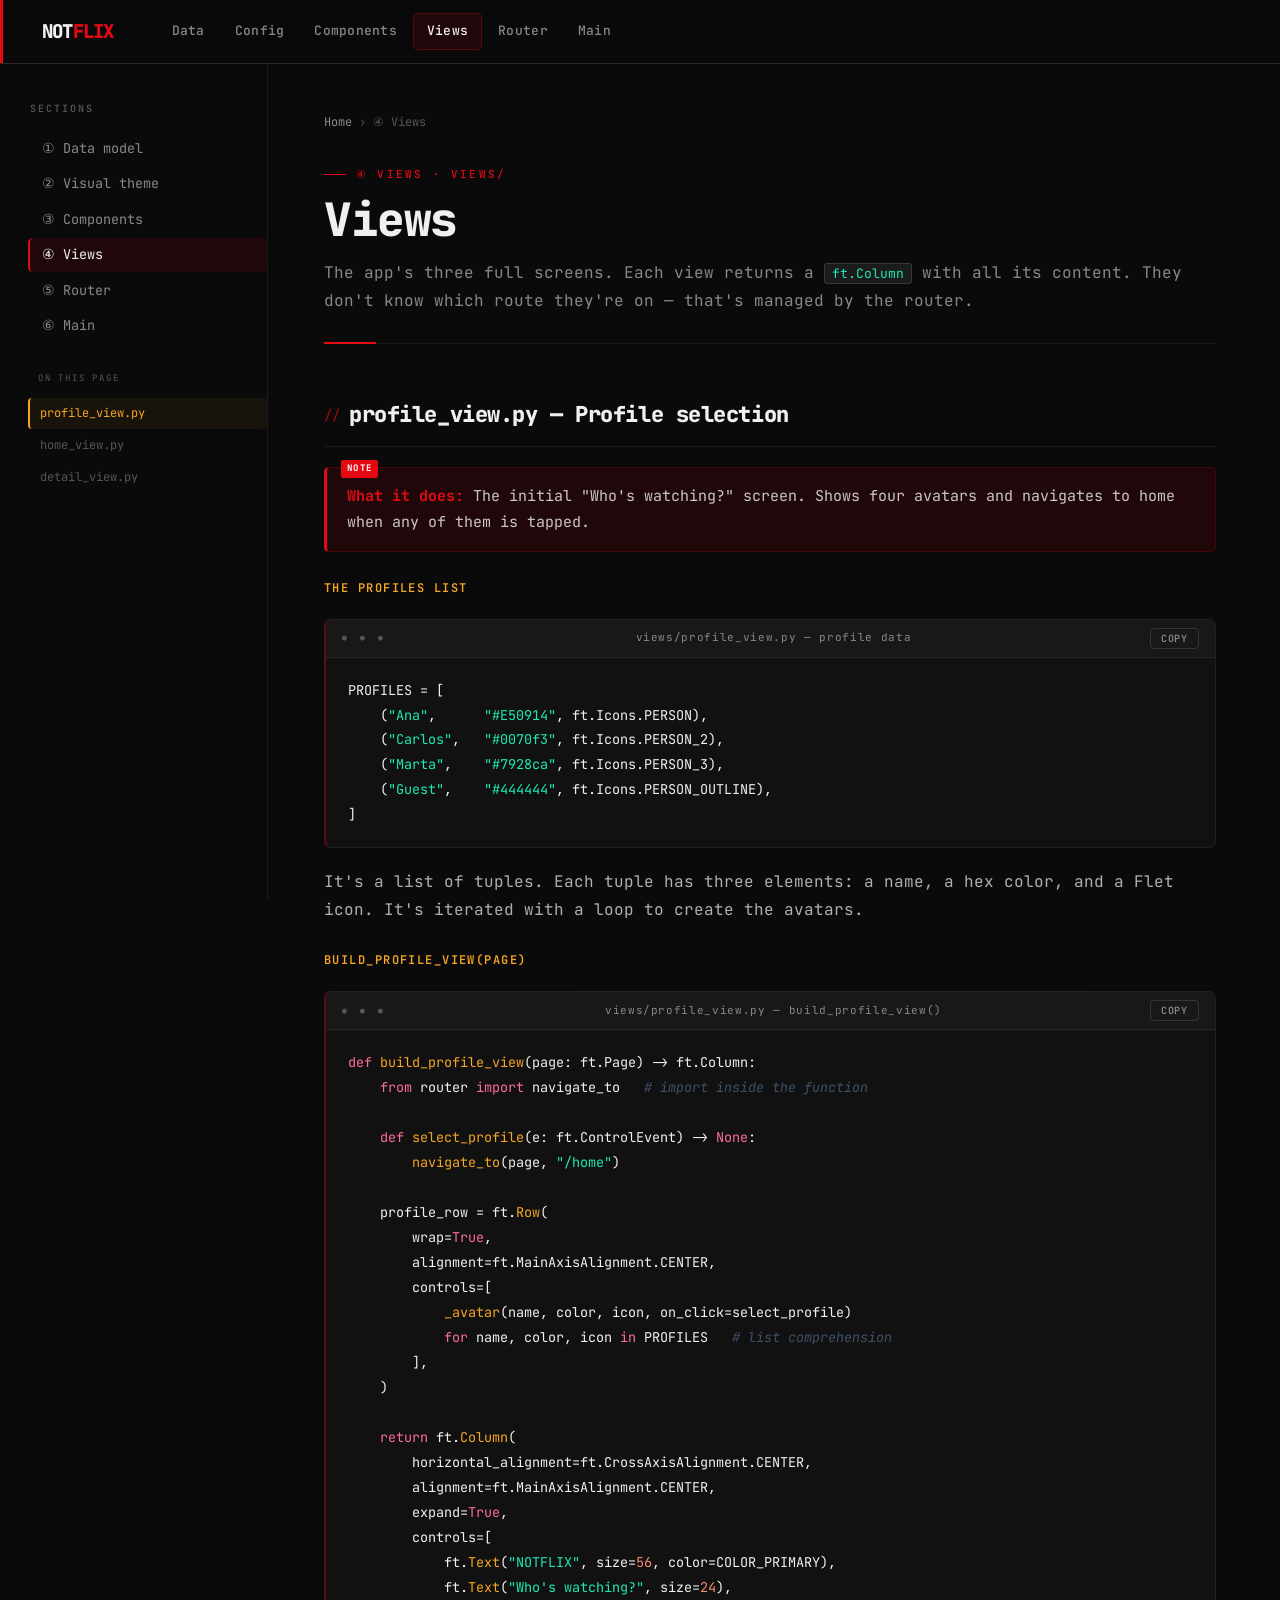
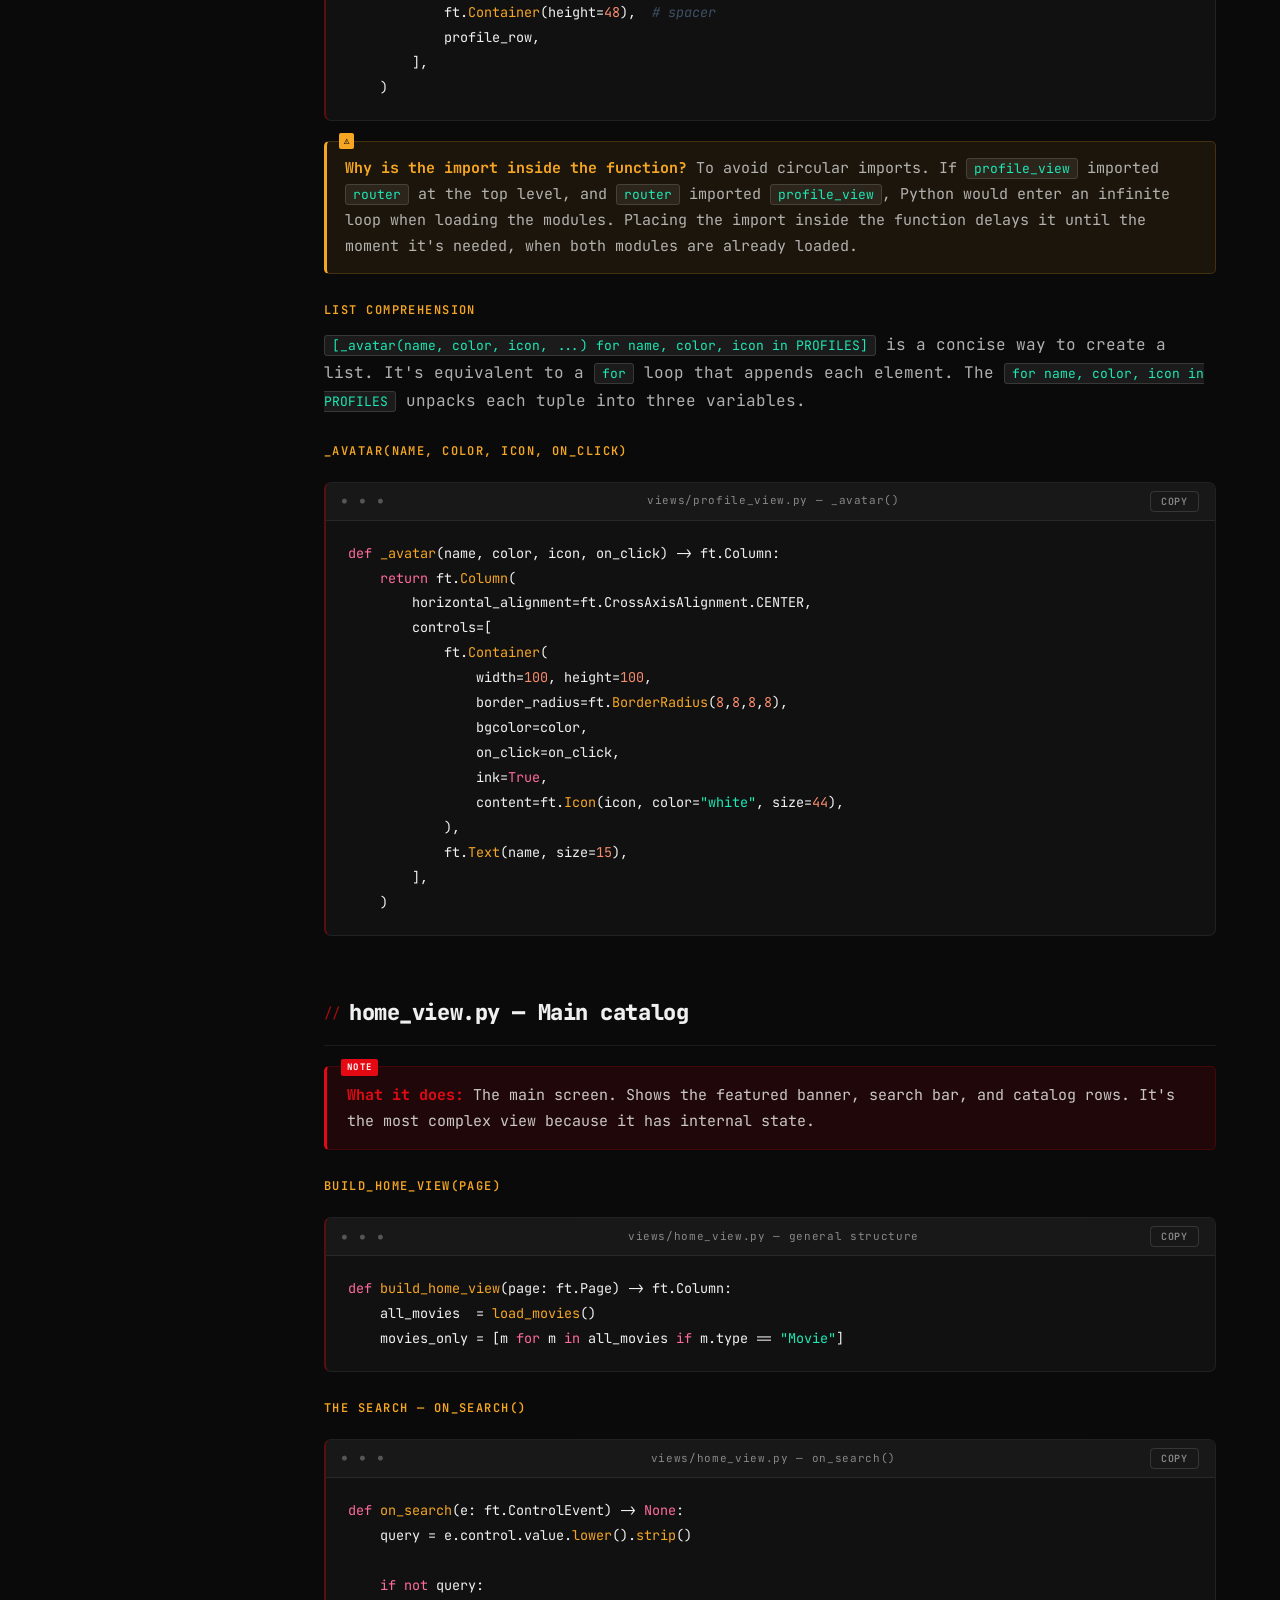
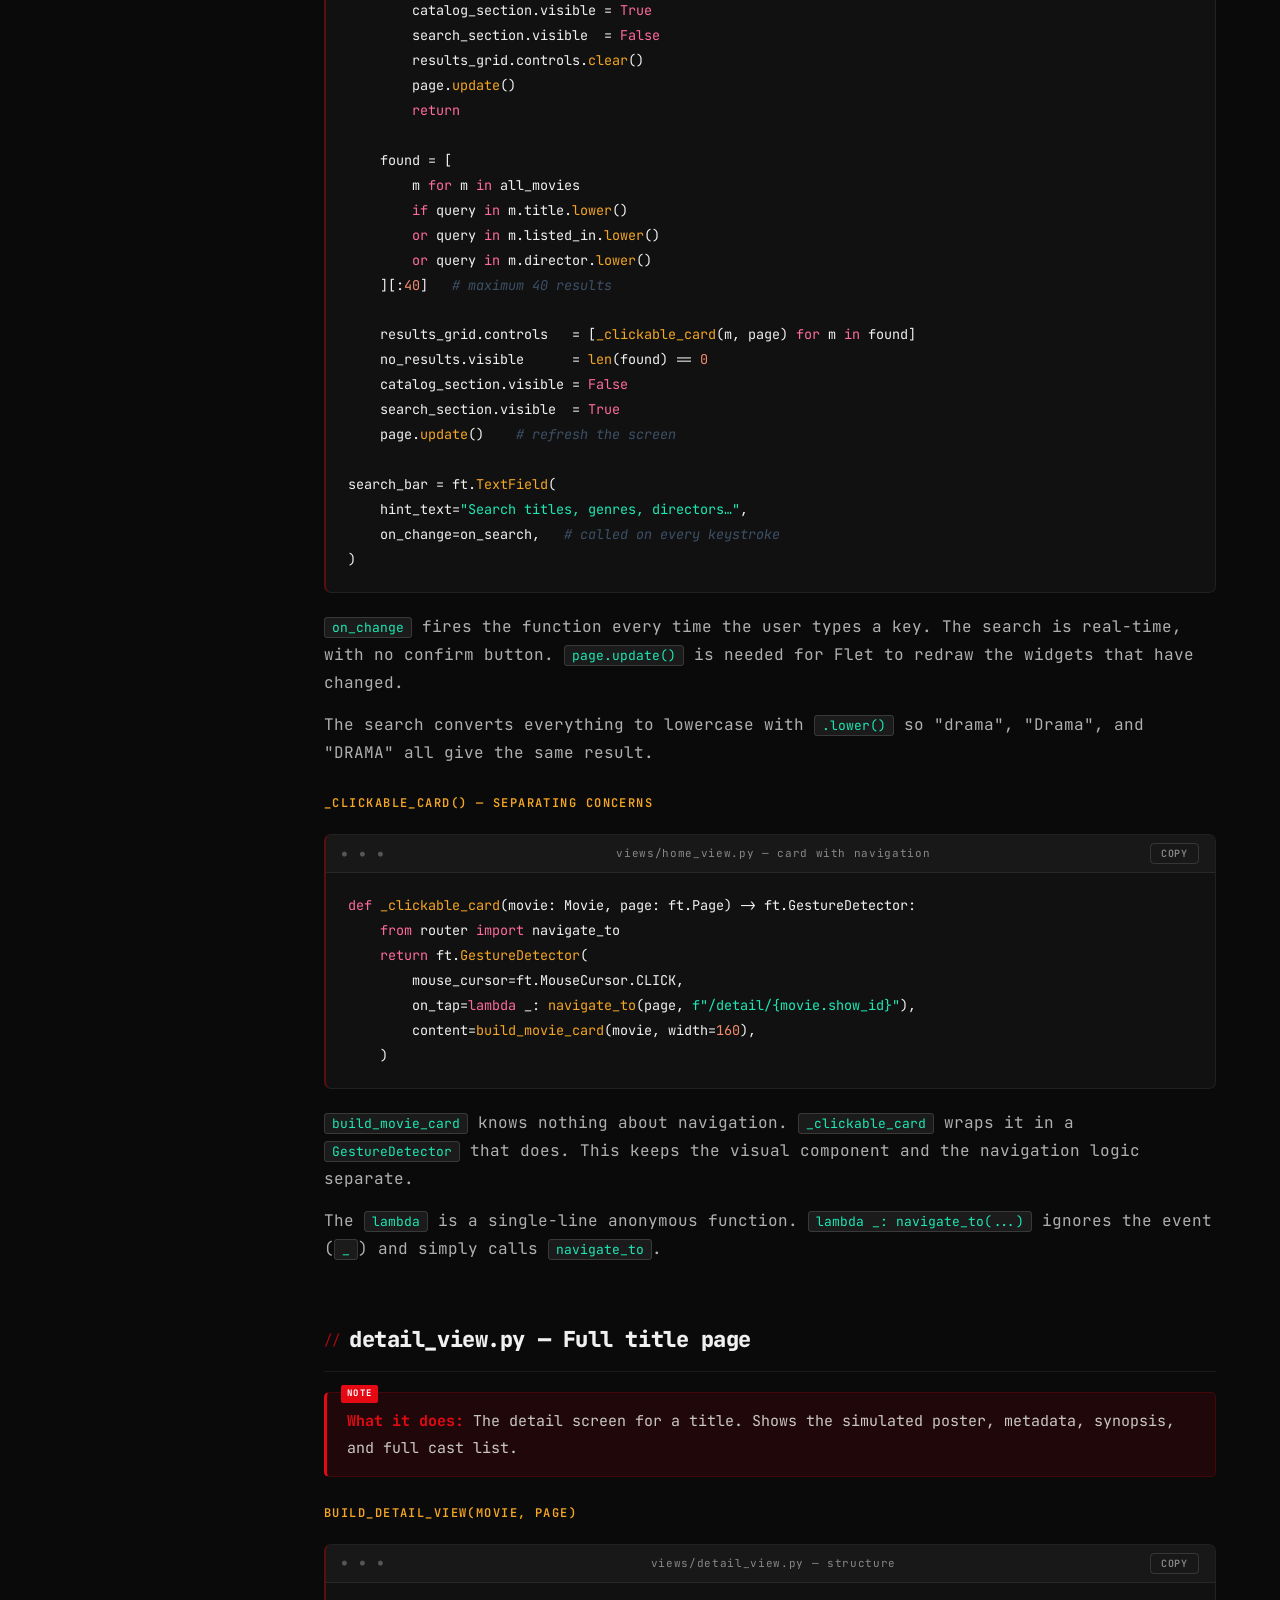
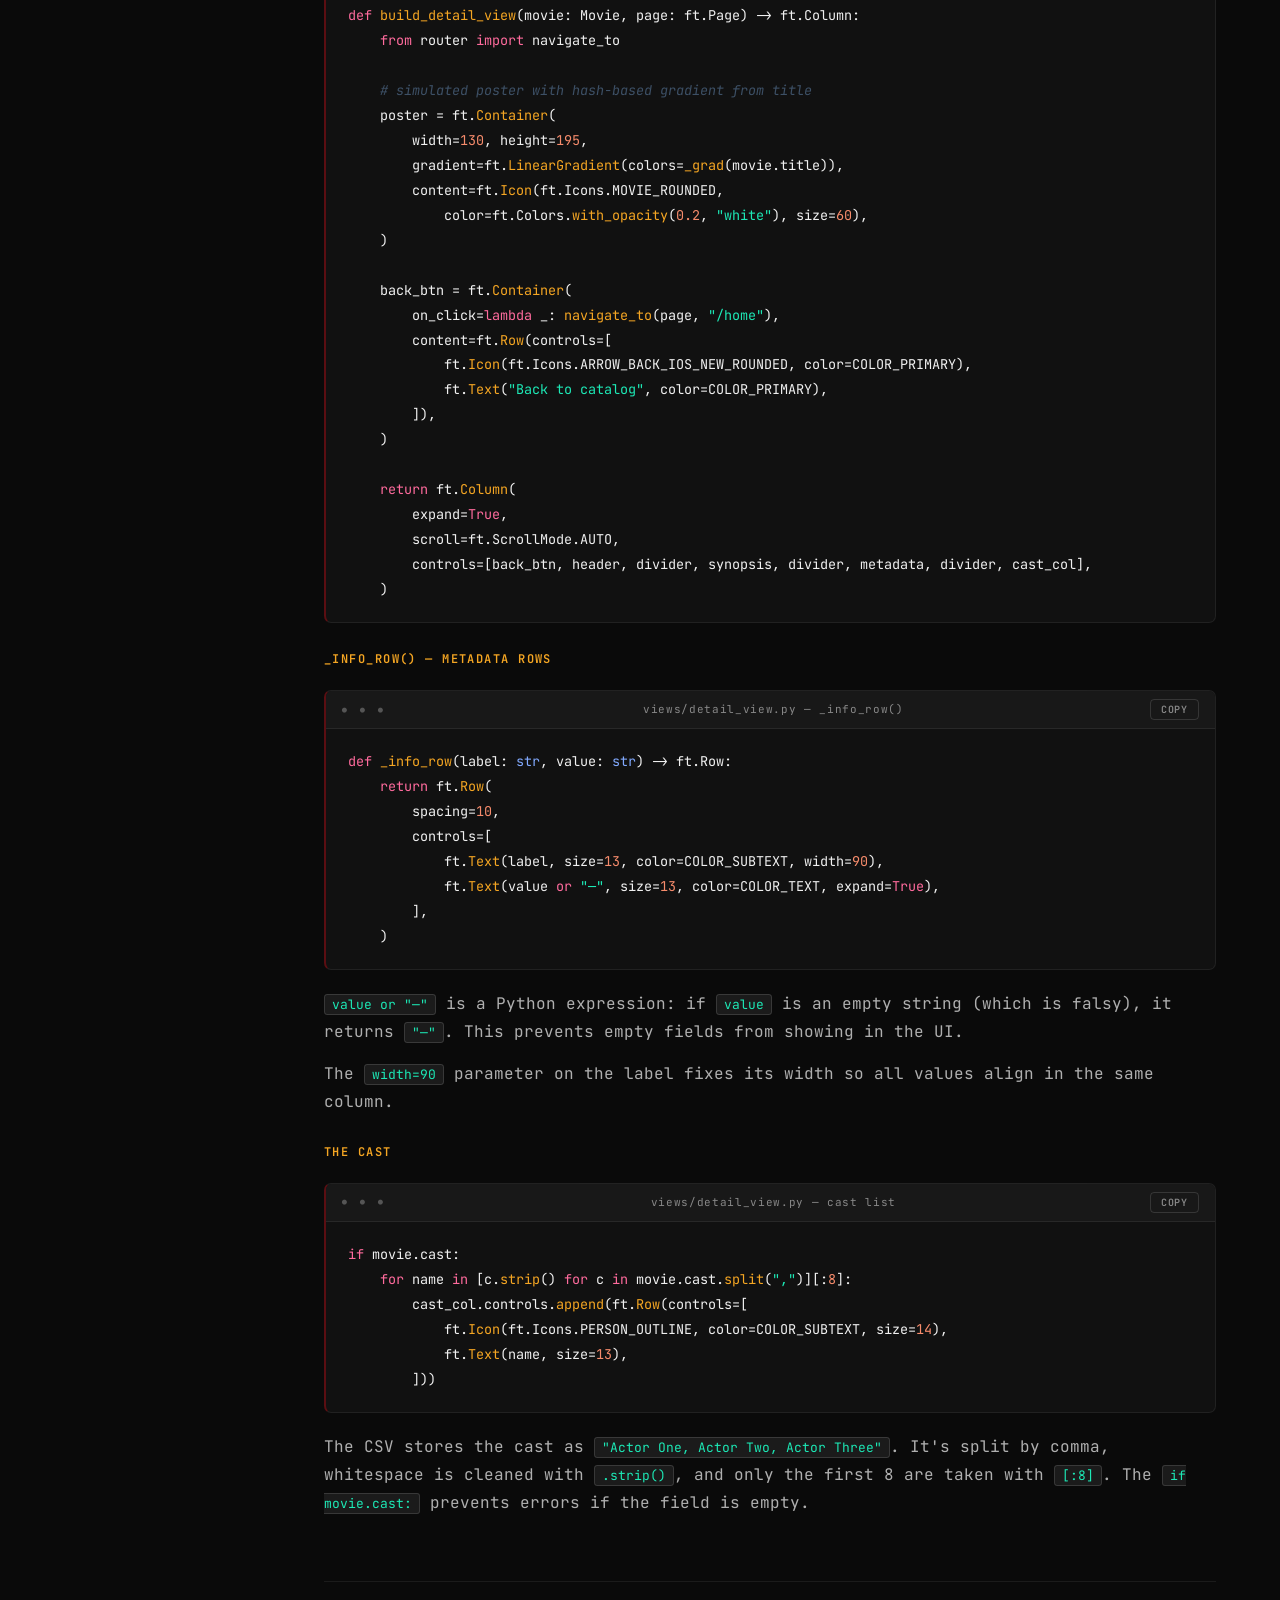
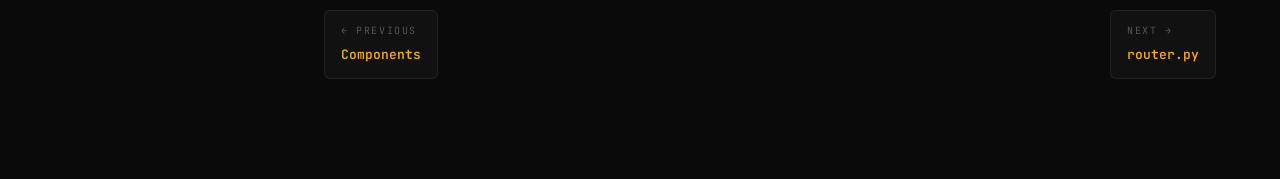
<file: Doc/EN/04-views.html>
<!DOCTYPE html>
<html lang="en">
<head>
<meta charset="UTF-8">
<meta name="viewport" content="width=device-width, initial-scale=1.0">
<title>Views — Notflix Docs</title>
<link rel="stylesheet" href="style.css">
</head>
<body>

<nav class="topbar">
  <a href="index.html" class="brand">NOT<em>FLIX</em></a>
  <a href="01-model.html">Data</a>
  <a href="02-theme.html">Config</a>
  <a href="03-components.html">Components</a>
  <a href="04-views.html" class="active">Views</a>
  <a href="05-router.html">Router</a>
  <a href="06-main.html">Main</a>
</nav>

<div class="shell">
  <aside class="sidebar">
    <div class="sidebar-label">Sections</div>
    <nav class="sidebar-nav">
      <a href="01-model.html">① Data model</a>
      <a href="02-theme.html">② Visual theme</a>
      <a href="03-components.html">③ Components</a>
      <a href="04-views.html" class="active">④ Views</a>
      <a href="05-router.html">⑤ Router</a>
      <a href="06-main.html">⑥ Main</a>
    </nav>
    <div class="sidebar-toc">
      <div class="sidebar-toc-label">On this page</div>
      <a href="#s-profile" class="toc-link">profile_view.py</a>
      <a href="#s-home"    class="toc-link">home_view.py</a>
      <a href="#s-detail"  class="toc-link">detail_view.py</a>
    </div>
  </aside>

  <main class="main">
    <div class="breadcrumb"><a href="index.html">Home</a><span>›</span>④ Views</div>

    <div class="page-header">
      <div class="step">④ views · views/</div>
      <h1>Views</h1>
      <p>The app's three full screens. Each view returns a <code>ft.Column</code> with all its content. They don't know which route they're on — that's managed by the router.</p>
    </div>

    <div class="section" id="s-profile">
      <h2>profile_view.py — Profile selection</h2>
      <div class="role-box"><strong>What it does:</strong> The initial "Who's watching?" screen. Shows four avatars and navigates to home when any of them is tapped.</div>

      <h3>The PROFILES list</h3>
      <div class="code-block">
        <div class="cb-header"><span>views/profile_view.py — profile data</span><button class="copy-btn" onclick="copyCode(this)">Copy</button></div>
        <pre>PROFILES = [
    (<span class="st">"Ana"</span>,      <span class="st">"#E50914"</span>, ft.Icons.PERSON),
    (<span class="st">"Carlos"</span>,   <span class="st">"#0070f3"</span>, ft.Icons.PERSON_2),
    (<span class="st">"Marta"</span>,    <span class="st">"#7928ca"</span>, ft.Icons.PERSON_3),
    (<span class="st">"Guest"</span>,    <span class="st">"#444444"</span>, ft.Icons.PERSON_OUTLINE),
]</pre>
      </div>
      <p>It's a list of tuples. Each tuple has three elements: a name, a hex color, and a Flet icon. It's iterated with a loop to create the avatars.</p>

      <h3>build_profile_view(page)</h3>
      <div class="code-block">
        <div class="cb-header"><span>views/profile_view.py — build_profile_view()</span><button class="copy-btn" onclick="copyCode(this)">Copy</button></div>
        <pre><span class="kw">def</span> <span class="fn">build_profile_view</span>(page: ft.Page) -> ft.Column:
    <span class="kw">from</span> router <span class="kw">import</span> navigate_to   <span class="cm"># import inside the function</span>

    <span class="kw">def</span> <span class="fn">select_profile</span>(e: ft.ControlEvent) -> <span class="kw">None</span>:
        <span class="fn">navigate_to</span>(page, <span class="st">"/home"</span>)

    profile_row = ft.<span class="fn">Row</span>(
        wrap=<span class="kw">True</span>,
        alignment=ft.MainAxisAlignment.CENTER,
        controls=[
            <span class="fn">_avatar</span>(name, color, icon, on_click=select_profile)
            <span class="kw">for</span> name, color, icon <span class="kw">in</span> PROFILES   <span class="cm"># list comprehension</span>
        ],
    )

    <span class="kw">return</span> ft.<span class="fn">Column</span>(
        horizontal_alignment=ft.CrossAxisAlignment.CENTER,
        alignment=ft.MainAxisAlignment.CENTER,
        expand=<span class="kw">True</span>,
        controls=[
            ft.<span class="fn">Text</span>(<span class="st">"NOTFLIX"</span>, size=<span class="nu">56</span>, color=COLOR_PRIMARY),
            ft.<span class="fn">Text</span>(<span class="st">"Who's watching?"</span>, size=<span class="nu">24</span>),
            ft.<span class="fn">Container</span>(height=<span class="nu">48</span>),  <span class="cm"># spacer</span>
            profile_row,
        ],
    )</pre>
      </div>

      <div class="callout"><strong>Why is the import inside the function?</strong> To avoid circular imports. If <code>profile_view</code> imported <code>router</code> at the top level, and <code>router</code> imported <code>profile_view</code>, Python would enter an infinite loop when loading the modules. Placing the import inside the function delays it until the moment it's needed, when both modules are already loaded.</div>

      <h3>List comprehension</h3>
      <p><code>[_avatar(name, color, icon, ...) for name, color, icon in PROFILES]</code> is a concise way to create a list. It's equivalent to a <code>for</code> loop that appends each element. The <code>for name, color, icon in PROFILES</code> unpacks each tuple into three variables.</p>

      <h3>_avatar(name, color, icon, on_click)</h3>
      <div class="code-block">
        <div class="cb-header"><span>views/profile_view.py — _avatar()</span><button class="copy-btn" onclick="copyCode(this)">Copy</button></div>
        <pre><span class="kw">def</span> <span class="fn">_avatar</span>(name, color, icon, on_click) -> ft.Column:
    <span class="kw">return</span> ft.<span class="fn">Column</span>(
        horizontal_alignment=ft.CrossAxisAlignment.CENTER,
        controls=[
            ft.<span class="fn">Container</span>(
                width=<span class="nu">100</span>, height=<span class="nu">100</span>,
                border_radius=ft.<span class="fn">BorderRadius</span>(<span class="nu">8</span>,<span class="nu">8</span>,<span class="nu">8</span>,<span class="nu">8</span>),
                bgcolor=color,
                on_click=on_click,
                ink=<span class="kw">True</span>,
                content=ft.<span class="fn">Icon</span>(icon, color=<span class="st">"white"</span>, size=<span class="nu">44</span>),
            ),
            ft.<span class="fn">Text</span>(name, size=<span class="nu">15</span>),
        ],
    )</pre>
      </div>
    </div>

    <div class="section" id="s-home">
      <h2>home_view.py — Main catalog</h2>
      <div class="role-box"><strong>What it does:</strong> The main screen. Shows the featured banner, search bar, and catalog rows. It's the most complex view because it has internal state.</div>

      <h3>build_home_view(page)</h3>
      <div class="code-block">
        <div class="cb-header"><span>views/home_view.py — general structure</span><button class="copy-btn" onclick="copyCode(this)">Copy</button></div>
        <pre><span class="kw">def</span> <span class="fn">build_home_view</span>(page: ft.Page) -> ft.Column:
    all_movies  = <span class="fn">load_movies</span>()
    movies_only = [m <span class="kw">for</span> m <span class="kw">in</span> all_movies <span class="kw">if</span> m.type == <span class="st">"Movie"</span>]</pre>
      </div>

      <h3>The search — on_search()</h3>
      <div class="code-block">
        <div class="cb-header"><span>views/home_view.py — on_search()</span><button class="copy-btn" onclick="copyCode(this)">Copy</button></div>
        <pre><span class="kw">def</span> <span class="fn">on_search</span>(e: ft.ControlEvent) -> <span class="kw">None</span>:
    query = e.control.value.<span class="fn">lower</span>().<span class="fn">strip</span>()

    <span class="kw">if not</span> query:
        catalog_section.visible = <span class="kw">True</span>
        search_section.visible  = <span class="kw">False</span>
        results_grid.controls.<span class="fn">clear</span>()
        page.<span class="fn">update</span>()
        <span class="kw">return</span>

    found = [
        m <span class="kw">for</span> m <span class="kw">in</span> all_movies
        <span class="kw">if</span> query <span class="kw">in</span> m.title.<span class="fn">lower</span>()
        <span class="kw">or</span> query <span class="kw">in</span> m.listed_in.<span class="fn">lower</span>()
        <span class="kw">or</span> query <span class="kw">in</span> m.director.<span class="fn">lower</span>()
    ][:<span class="nu">40</span>]   <span class="cm"># maximum 40 results</span>

    results_grid.controls   = [<span class="fn">_clickable_card</span>(m, page) <span class="kw">for</span> m <span class="kw">in</span> found]
    no_results.visible      = <span class="fn">len</span>(found) == <span class="nu">0</span>
    catalog_section.visible = <span class="kw">False</span>
    search_section.visible  = <span class="kw">True</span>
    page.<span class="fn">update</span>()    <span class="cm"># refresh the screen</span>

search_bar = ft.<span class="fn">TextField</span>(
    hint_text=<span class="st">"Search titles, genres, directors…"</span>,
    on_change=on_search,   <span class="cm"># called on every keystroke</span>
)</pre>
      </div>

      <p><code>on_change</code> fires the function every time the user types a key. The search is real-time, with no confirm button. <code>page.update()</code> is needed for Flet to redraw the widgets that have changed.</p>
      <p>The search converts everything to lowercase with <code>.lower()</code> so "drama", "Drama", and "DRAMA" all give the same result.</p>

      <h3>_clickable_card() — separating concerns</h3>
      <div class="code-block">
        <div class="cb-header"><span>views/home_view.py — card with navigation</span><button class="copy-btn" onclick="copyCode(this)">Copy</button></div>
        <pre><span class="kw">def</span> <span class="fn">_clickable_card</span>(movie: Movie, page: ft.Page) -> ft.GestureDetector:
    <span class="kw">from</span> router <span class="kw">import</span> navigate_to
    <span class="kw">return</span> ft.<span class="fn">GestureDetector</span>(
        mouse_cursor=ft.MouseCursor.CLICK,
        on_tap=<span class="kw">lambda</span> _: <span class="fn">navigate_to</span>(page, <span class="st">f"/detail/{movie.show_id}"</span>),
        content=<span class="fn">build_movie_card</span>(movie, width=<span class="nu">160</span>),
    )</pre>
      </div>
      <p><code>build_movie_card</code> knows nothing about navigation. <code>_clickable_card</code> wraps it in a <code>GestureDetector</code> that does. This keeps the visual component and the navigation logic separate.</p>
      <p>The <code>lambda</code> is a single-line anonymous function. <code>lambda _: navigate_to(...)</code> ignores the event (<code>_</code>) and simply calls <code>navigate_to</code>.</p>
    </div>

    <div class="section" id="s-detail">
      <h2>detail_view.py — Full title page</h2>
      <div class="role-box"><strong>What it does:</strong> The detail screen for a title. Shows the simulated poster, metadata, synopsis, and full cast list.</div>

      <h3>build_detail_view(movie, page)</h3>
      <div class="code-block">
        <div class="cb-header"><span>views/detail_view.py — structure</span><button class="copy-btn" onclick="copyCode(this)">Copy</button></div>
        <pre><span class="kw">def</span> <span class="fn">build_detail_view</span>(movie: Movie, page: ft.Page) -> ft.Column:
    <span class="kw">from</span> router <span class="kw">import</span> navigate_to

    <span class="cm"># simulated poster with hash-based gradient from title</span>
    poster = ft.<span class="fn">Container</span>(
        width=<span class="nu">130</span>, height=<span class="nu">195</span>,
        gradient=ft.<span class="fn">LinearGradient</span>(colors=<span class="fn">_grad</span>(movie.title)),
        content=ft.<span class="fn">Icon</span>(ft.Icons.MOVIE_ROUNDED,
            color=ft.Colors.<span class="fn">with_opacity</span>(<span class="nu">0.2</span>, <span class="st">"white"</span>), size=<span class="nu">60</span>),
    )

    back_btn = ft.<span class="fn">Container</span>(
        on_click=<span class="kw">lambda</span> _: <span class="fn">navigate_to</span>(page, <span class="st">"/home"</span>),
        content=ft.<span class="fn">Row</span>(controls=[
            ft.<span class="fn">Icon</span>(ft.Icons.ARROW_BACK_IOS_NEW_ROUNDED, color=COLOR_PRIMARY),
            ft.<span class="fn">Text</span>(<span class="st">"Back to catalog"</span>, color=COLOR_PRIMARY),
        ]),
    )

    <span class="kw">return</span> ft.<span class="fn">Column</span>(
        expand=<span class="kw">True</span>,
        scroll=ft.ScrollMode.AUTO,
        controls=[back_btn, header, divider, synopsis, divider, metadata, divider, cast_col],
    )</pre>
      </div>

      <h3>_info_row() — metadata rows</h3>
      <div class="code-block">
        <div class="cb-header"><span>views/detail_view.py — _info_row()</span><button class="copy-btn" onclick="copyCode(this)">Copy</button></div>
        <pre><span class="kw">def</span> <span class="fn">_info_row</span>(label: <span class="py">str</span>, value: <span class="py">str</span>) -> ft.Row:
    <span class="kw">return</span> ft.<span class="fn">Row</span>(
        spacing=<span class="nu">10</span>,
        controls=[
            ft.<span class="fn">Text</span>(label, size=<span class="nu">13</span>, color=COLOR_SUBTEXT, width=<span class="nu">90</span>),
            ft.<span class="fn">Text</span>(value <span class="kw">or</span> <span class="st">"—"</span>, size=<span class="nu">13</span>, color=COLOR_TEXT, expand=<span class="kw">True</span>),
        ],
    )</pre>
      </div>
      <p><code>value or "—"</code> is a Python expression: if <code>value</code> is an empty string (which is falsy), it returns <code>"—"</code>. This prevents empty fields from showing in the UI.</p>
      <p>The <code>width=90</code> parameter on the label fixes its width so all values align in the same column.</p>

      <h3>The cast</h3>
      <div class="code-block">
        <div class="cb-header"><span>views/detail_view.py — cast list</span><button class="copy-btn" onclick="copyCode(this)">Copy</button></div>
        <pre><span class="kw">if</span> movie.cast:
    <span class="kw">for</span> name <span class="kw">in</span> [c.<span class="fn">strip</span>() <span class="kw">for</span> c <span class="kw">in</span> movie.cast.<span class="fn">split</span>(<span class="st">","</span>)][:<span class="nu">8</span>]:
        cast_col.controls.<span class="fn">append</span>(ft.<span class="fn">Row</span>(controls=[
            ft.<span class="fn">Icon</span>(ft.Icons.PERSON_OUTLINE, color=COLOR_SUBTEXT, size=<span class="nu">14</span>),
            ft.<span class="fn">Text</span>(name, size=<span class="nu">13</span>),
        ]))</pre>
      </div>
      <p>The CSV stores the cast as <code>"Actor One, Actor Two, Actor Three"</code>. It's split by comma, whitespace is cleaned with <code>.strip()</code>, and only the first 8 are taken with <code>[:8]</code>. The <code>if movie.cast:</code> prevents errors if the field is empty.</p>
    </div>

    <div class="page-nav">
      <a href="03-components.html"><div><span class="nav-label">← Previous</span><span class="nav-title">Components</span></div></a>
      <a href="05-router.html"><div><span class="nav-label">Next →</span><span class="nav-title">router.py</span></div></a>
    </div>
  </main>
</div>

<script>
function copyCode(btn) {
  const pre = btn.closest('.code-block').querySelector('pre');
  navigator.clipboard.writeText(pre.innerText).then(() => {
    btn.textContent = '✓ Copied'; btn.classList.add('copied');
    setTimeout(() => { btn.textContent = 'Copy'; btn.classList.remove('copied'); }, 2000);
  });
}
(function () {
  const links = document.querySelectorAll('.toc-link');
  const sections = [...links].map(l => document.querySelector(l.getAttribute('href')));
  function activate() {
    let current = sections[0];
    sections.forEach(s => { if (s && window.scrollY >= s.offsetTop - 84) current = s; });
    links.forEach(l => l.classList.toggle('toc-active', l.getAttribute('href') === '#' + (current && current.id)));
  }
  window.addEventListener('scroll', activate, { passive: true }); activate();
})();
</script>
</body>
</html>
</file>
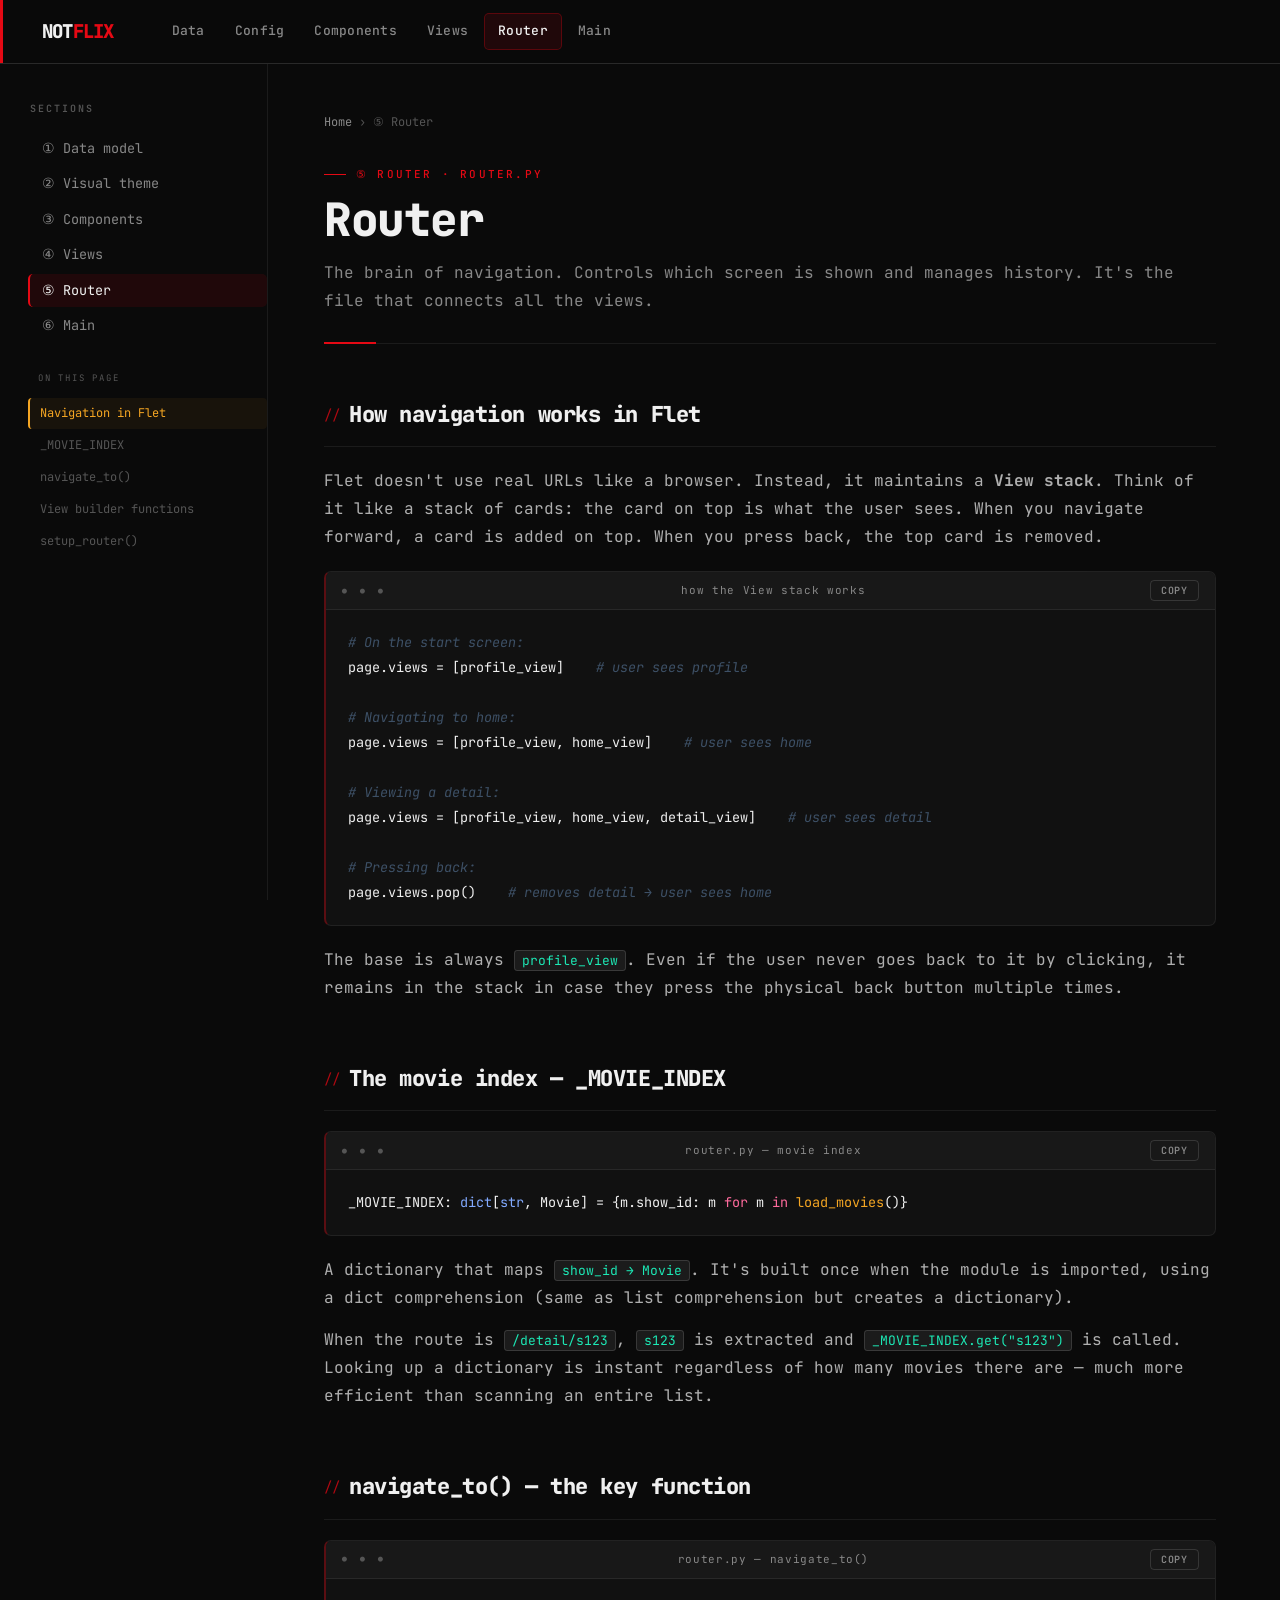
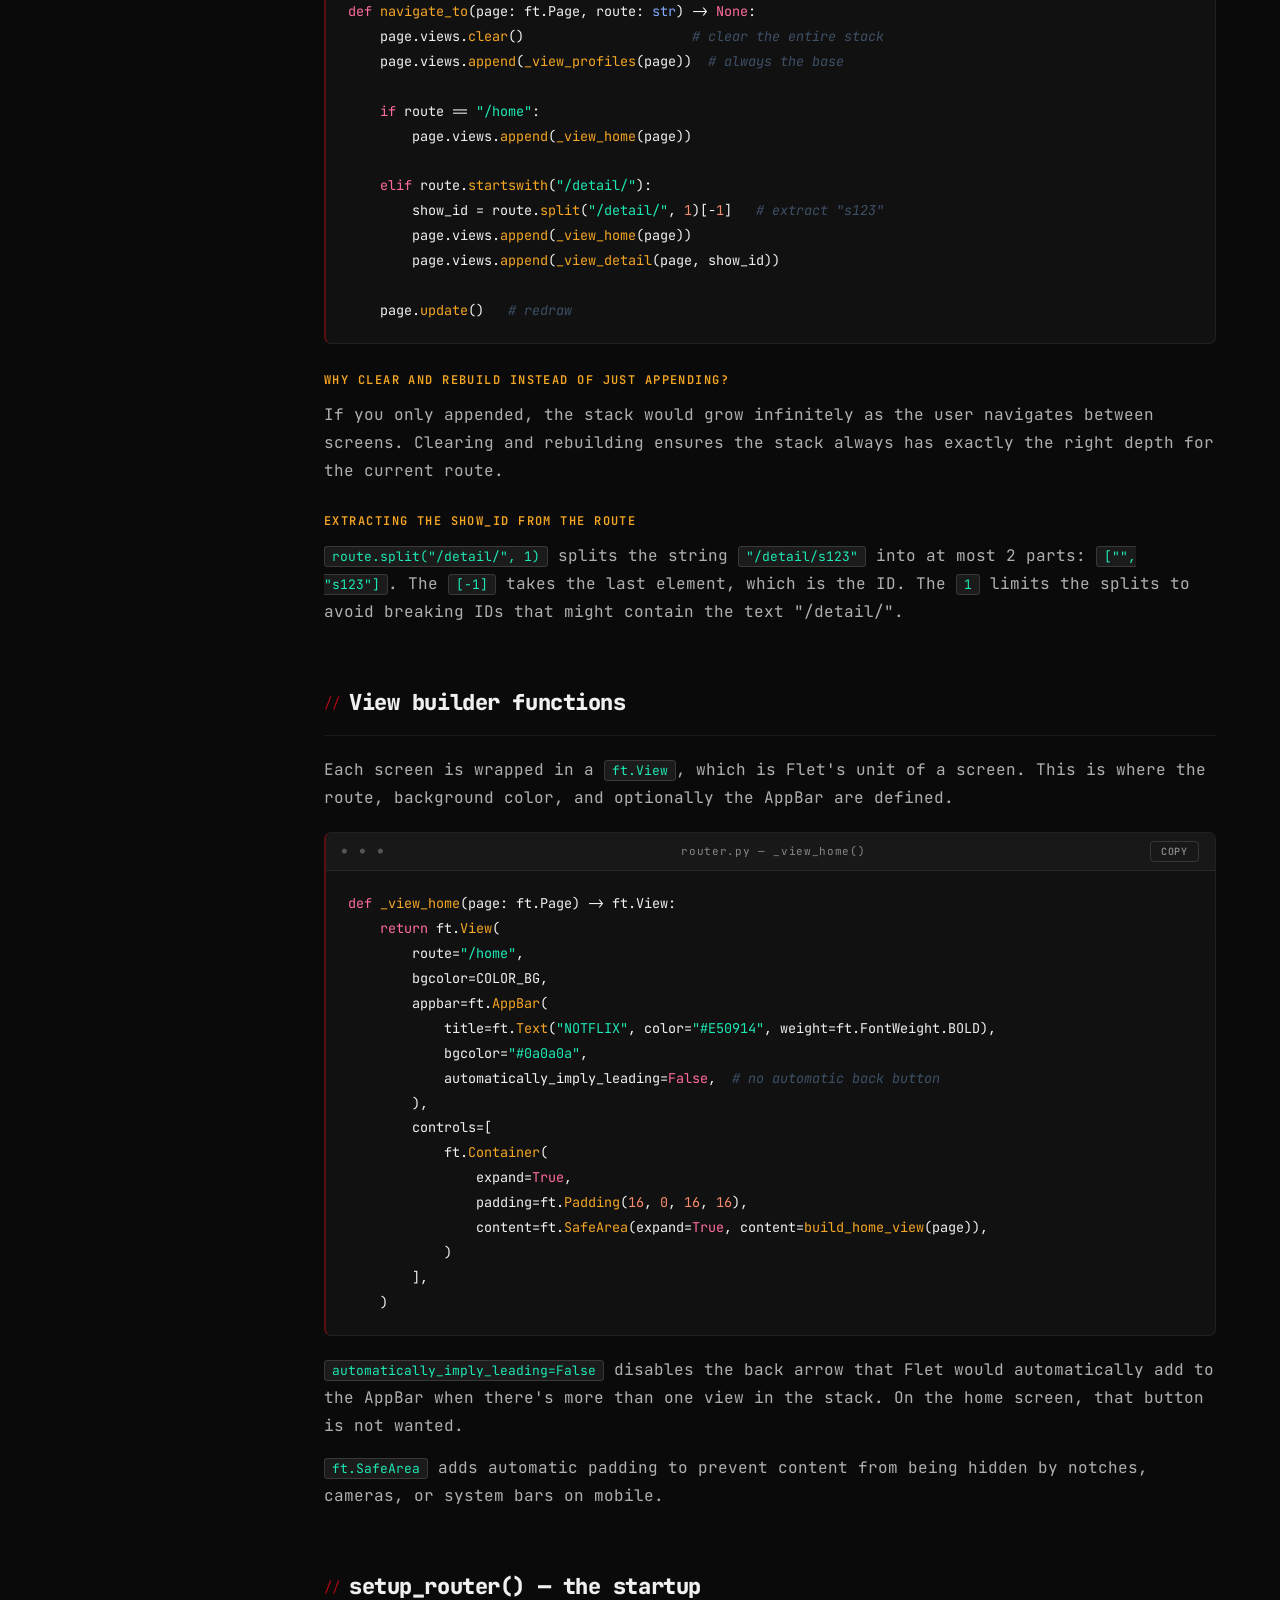
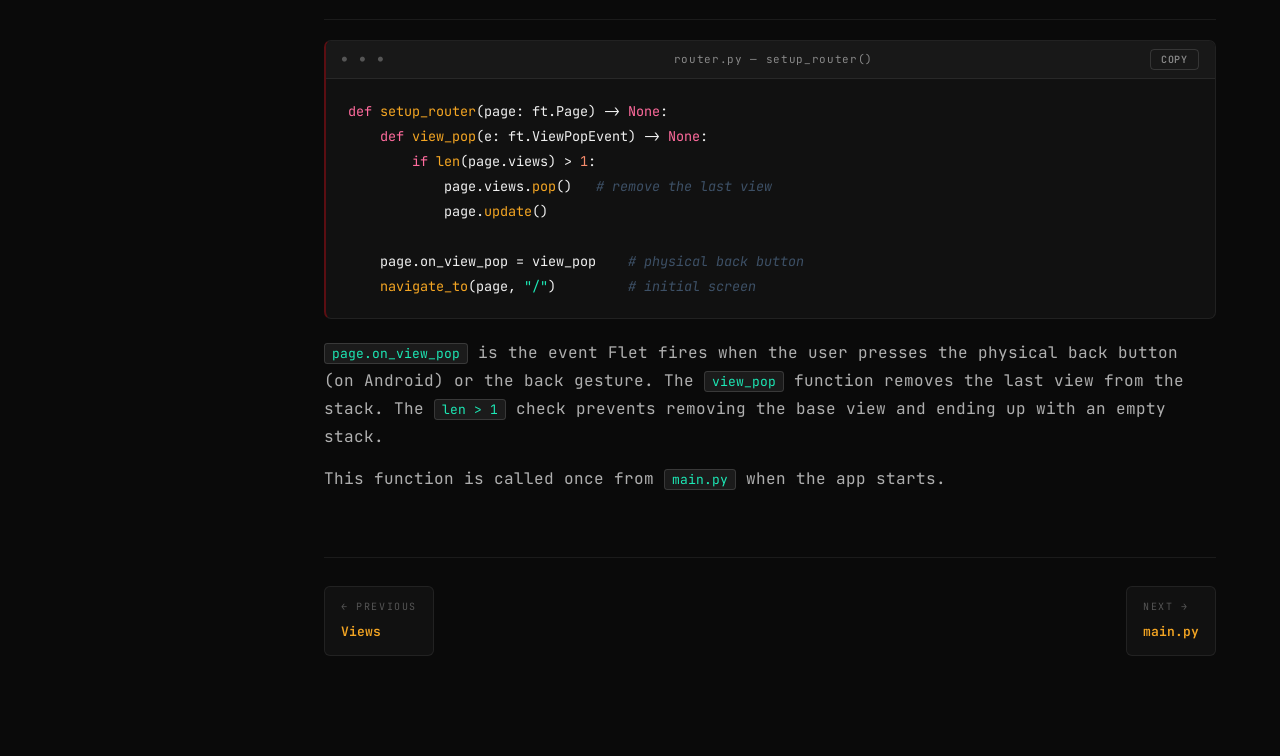
<file: Doc/EN/05-router.html>
<!DOCTYPE html>
<html lang="en">
<head>
<meta charset="UTF-8">
<meta name="viewport" content="width=device-width, initial-scale=1.0">
<title>router.py — Notflix Docs</title>
<link rel="stylesheet" href="style.css">
</head>
<body>

<nav class="topbar">
  <a href="index.html" class="brand">NOT<em>FLIX</em></a>
  <a href="01-model.html">Data</a>
  <a href="02-theme.html">Config</a>
  <a href="03-components.html">Components</a>
  <a href="04-views.html">Views</a>
  <a href="05-router.html" class="active">Router</a>
  <a href="06-main.html">Main</a>
</nav>

<div class="shell">
  <aside class="sidebar">
    <div class="sidebar-label">Sections</div>
    <nav class="sidebar-nav">
      <a href="01-model.html">① Data model</a>
      <a href="02-theme.html">② Visual theme</a>
      <a href="03-components.html">③ Components</a>
      <a href="04-views.html">④ Views</a>
      <a href="05-router.html" class="active">⑤ Router</a>
      <a href="06-main.html">⑥ Main</a>
    </nav>
    <div class="sidebar-toc">
      <div class="sidebar-toc-label">On this page</div>
      <a href="#s-nav"      class="toc-link">Navigation in Flet</a>
      <a href="#s-index"    class="toc-link">_MOVIE_INDEX</a>
      <a href="#s-navigate" class="toc-link">navigate_to()</a>
      <a href="#s-views"    class="toc-link">View builder functions</a>
      <a href="#s-setup"    class="toc-link">setup_router()</a>
    </div>
  </aside>

  <main class="main">
    <div class="breadcrumb"><a href="index.html">Home</a><span>›</span>⑤ Router</div>

    <div class="page-header">
      <div class="step">⑤ router · router.py</div>
      <h1>Router</h1>
      <p>The brain of navigation. Controls which screen is shown and manages history. It's the file that connects all the views.</p>
    </div>

    <div class="section" id="s-nav">
      <h2>How navigation works in Flet</h2>
      <p>Flet doesn't use real URLs like a browser. Instead, it maintains a <strong>View stack</strong>. Think of it like a stack of cards: the card on top is what the user sees. When you navigate forward, a card is added on top. When you press back, the top card is removed.</p>
      <div class="code-block">
        <div class="cb-header"><span>how the View stack works</span><button class="copy-btn" onclick="copyCode(this)">Copy</button></div>
        <pre><span class="cm"># On the start screen:</span>
page.views = [profile_view]    <span class="cm"># user sees profile</span>

<span class="cm"># Navigating to home:</span>
page.views = [profile_view, home_view]    <span class="cm"># user sees home</span>

<span class="cm"># Viewing a detail:</span>
page.views = [profile_view, home_view, detail_view]    <span class="cm"># user sees detail</span>

<span class="cm"># Pressing back:</span>
page.views.pop()    <span class="cm"># removes detail → user sees home</span></pre>
      </div>
      <p>The base is always <code>profile_view</code>. Even if the user never goes back to it by clicking, it remains in the stack in case they press the physical back button multiple times.</p>
    </div>

    <div class="section" id="s-index">
      <h2>The movie index — _MOVIE_INDEX</h2>
      <div class="code-block">
        <div class="cb-header"><span>router.py — movie index</span><button class="copy-btn" onclick="copyCode(this)">Copy</button></div>
        <pre>_MOVIE_INDEX: <span class="py">dict</span>[<span class="py">str</span>, Movie] = {m.show_id: m <span class="kw">for</span> m <span class="kw">in</span> <span class="fn">load_movies</span>()}</pre>
      </div>
      <p>A dictionary that maps <code>show_id → Movie</code>. It's built once when the module is imported, using a dict comprehension (same as list comprehension but creates a dictionary).</p>
      <p>When the route is <code>/detail/s123</code>, <code>s123</code> is extracted and <code>_MOVIE_INDEX.get("s123")</code> is called. Looking up a dictionary is instant regardless of how many movies there are — much more efficient than scanning an entire list.</p>
    </div>

    <div class="section" id="s-navigate">
      <h2>navigate_to() — the key function</h2>
      <div class="code-block">
        <div class="cb-header"><span>router.py — navigate_to()</span><button class="copy-btn" onclick="copyCode(this)">Copy</button></div>
        <pre><span class="kw">def</span> <span class="fn">navigate_to</span>(page: ft.Page, route: <span class="py">str</span>) -> <span class="kw">None</span>:
    page.views.<span class="fn">clear</span>()                     <span class="cm"># clear the entire stack</span>
    page.views.<span class="fn">append</span>(<span class="fn">_view_profiles</span>(page))  <span class="cm"># always the base</span>

    <span class="kw">if</span> route == <span class="st">"/home"</span>:
        page.views.<span class="fn">append</span>(<span class="fn">_view_home</span>(page))

    <span class="kw">elif</span> route.<span class="fn">startswith</span>(<span class="st">"/detail/"</span>):
        show_id = route.<span class="fn">split</span>(<span class="st">"/detail/"</span>, <span class="nu">1</span>)[-<span class="nu">1</span>]   <span class="cm"># extract "s123"</span>
        page.views.<span class="fn">append</span>(<span class="fn">_view_home</span>(page))
        page.views.<span class="fn">append</span>(<span class="fn">_view_detail</span>(page, show_id))

    page.<span class="fn">update</span>()   <span class="cm"># redraw</span></pre>
      </div>

      <h3>Why clear and rebuild instead of just appending?</h3>
      <p>If you only appended, the stack would grow infinitely as the user navigates between screens. Clearing and rebuilding ensures the stack always has exactly the right depth for the current route.</p>

      <h3>Extracting the show_id from the route</h3>
      <p><code>route.split("/detail/", 1)</code> splits the string <code>"/detail/s123"</code> into at most 2 parts: <code>["", "s123"]</code>. The <code>[-1]</code> takes the last element, which is the ID. The <code>1</code> limits the splits to avoid breaking IDs that might contain the text "/detail/".</p>
    </div>

    <div class="section" id="s-views">
      <h2>View builder functions</h2>
      <p>Each screen is wrapped in a <code>ft.View</code>, which is Flet's unit of a screen. This is where the route, background color, and optionally the AppBar are defined.</p>
      <div class="code-block">
        <div class="cb-header"><span>router.py — _view_home()</span><button class="copy-btn" onclick="copyCode(this)">Copy</button></div>
        <pre><span class="kw">def</span> <span class="fn">_view_home</span>(page: ft.Page) -> ft.View:
    <span class="kw">return</span> ft.<span class="fn">View</span>(
        route=<span class="st">"/home"</span>,
        bgcolor=COLOR_BG,
        appbar=ft.<span class="fn">AppBar</span>(
            title=ft.<span class="fn">Text</span>(<span class="st">"NOTFLIX"</span>, color=<span class="st">"#E50914"</span>, weight=ft.FontWeight.BOLD),
            bgcolor=<span class="st">"#0a0a0a"</span>,
            automatically_imply_leading=<span class="kw">False</span>,  <span class="cm"># no automatic back button</span>
        ),
        controls=[
            ft.<span class="fn">Container</span>(
                expand=<span class="kw">True</span>,
                padding=ft.<span class="fn">Padding</span>(<span class="nu">16</span>, <span class="nu">0</span>, <span class="nu">16</span>, <span class="nu">16</span>),
                content=ft.<span class="fn">SafeArea</span>(expand=<span class="kw">True</span>, content=<span class="fn">build_home_view</span>(page)),
            )
        ],
    )</pre>
      </div>
      <p><code>automatically_imply_leading=False</code> disables the back arrow that Flet would automatically add to the AppBar when there's more than one view in the stack. On the home screen, that button is not wanted.</p>
      <p><code>ft.SafeArea</code> adds automatic padding to prevent content from being hidden by notches, cameras, or system bars on mobile.</p>
    </div>

    <div class="section" id="s-setup">
      <h2>setup_router() — the startup</h2>
      <div class="code-block">
        <div class="cb-header"><span>router.py — setup_router()</span><button class="copy-btn" onclick="copyCode(this)">Copy</button></div>
        <pre><span class="kw">def</span> <span class="fn">setup_router</span>(page: ft.Page) -> <span class="kw">None</span>:
    <span class="kw">def</span> <span class="fn">view_pop</span>(e: ft.ViewPopEvent) -> <span class="kw">None</span>:
        <span class="kw">if</span> <span class="fn">len</span>(page.views) > <span class="nu">1</span>:
            page.views.<span class="fn">pop</span>()   <span class="cm"># remove the last view</span>
            page.<span class="fn">update</span>()

    page.on_view_pop = view_pop    <span class="cm"># physical back button</span>
    <span class="fn">navigate_to</span>(page, <span class="st">"/"</span>)         <span class="cm"># initial screen</span></pre>
      </div>
      <p><code>page.on_view_pop</code> is the event Flet fires when the user presses the physical back button (on Android) or the back gesture. The <code>view_pop</code> function removes the last view from the stack. The <code>len > 1</code> check prevents removing the base view and ending up with an empty stack.</p>
      <p>This function is called once from <code>main.py</code> when the app starts.</p>
    </div>

    <div class="page-nav">
      <a href="04-views.html"><div><span class="nav-label">← Previous</span><span class="nav-title">Views</span></div></a>
      <a href="06-main.html"><div><span class="nav-label">Next →</span><span class="nav-title">main.py</span></div></a>
    </div>
  </main>
</div>

<script>
function copyCode(btn) {
  const pre = btn.closest('.code-block').querySelector('pre');
  navigator.clipboard.writeText(pre.innerText).then(() => {
    btn.textContent = '✓ Copied'; btn.classList.add('copied');
    setTimeout(() => { btn.textContent = 'Copy'; btn.classList.remove('copied'); }, 2000);
  });
}
(function () {
  const links = document.querySelectorAll('.toc-link');
  const sections = [...links].map(l => document.querySelector(l.getAttribute('href')));
  function activate() {
    let current = sections[0];
    sections.forEach(s => { if (s && window.scrollY >= s.offsetTop - 84) current = s; });
    links.forEach(l => l.classList.toggle('toc-active', l.getAttribute('href') === '#' + (current && current.id)));
  }
  window.addEventListener('scroll', activate, { passive: true }); activate();
})();
</script>
</body>
</html>
</file>
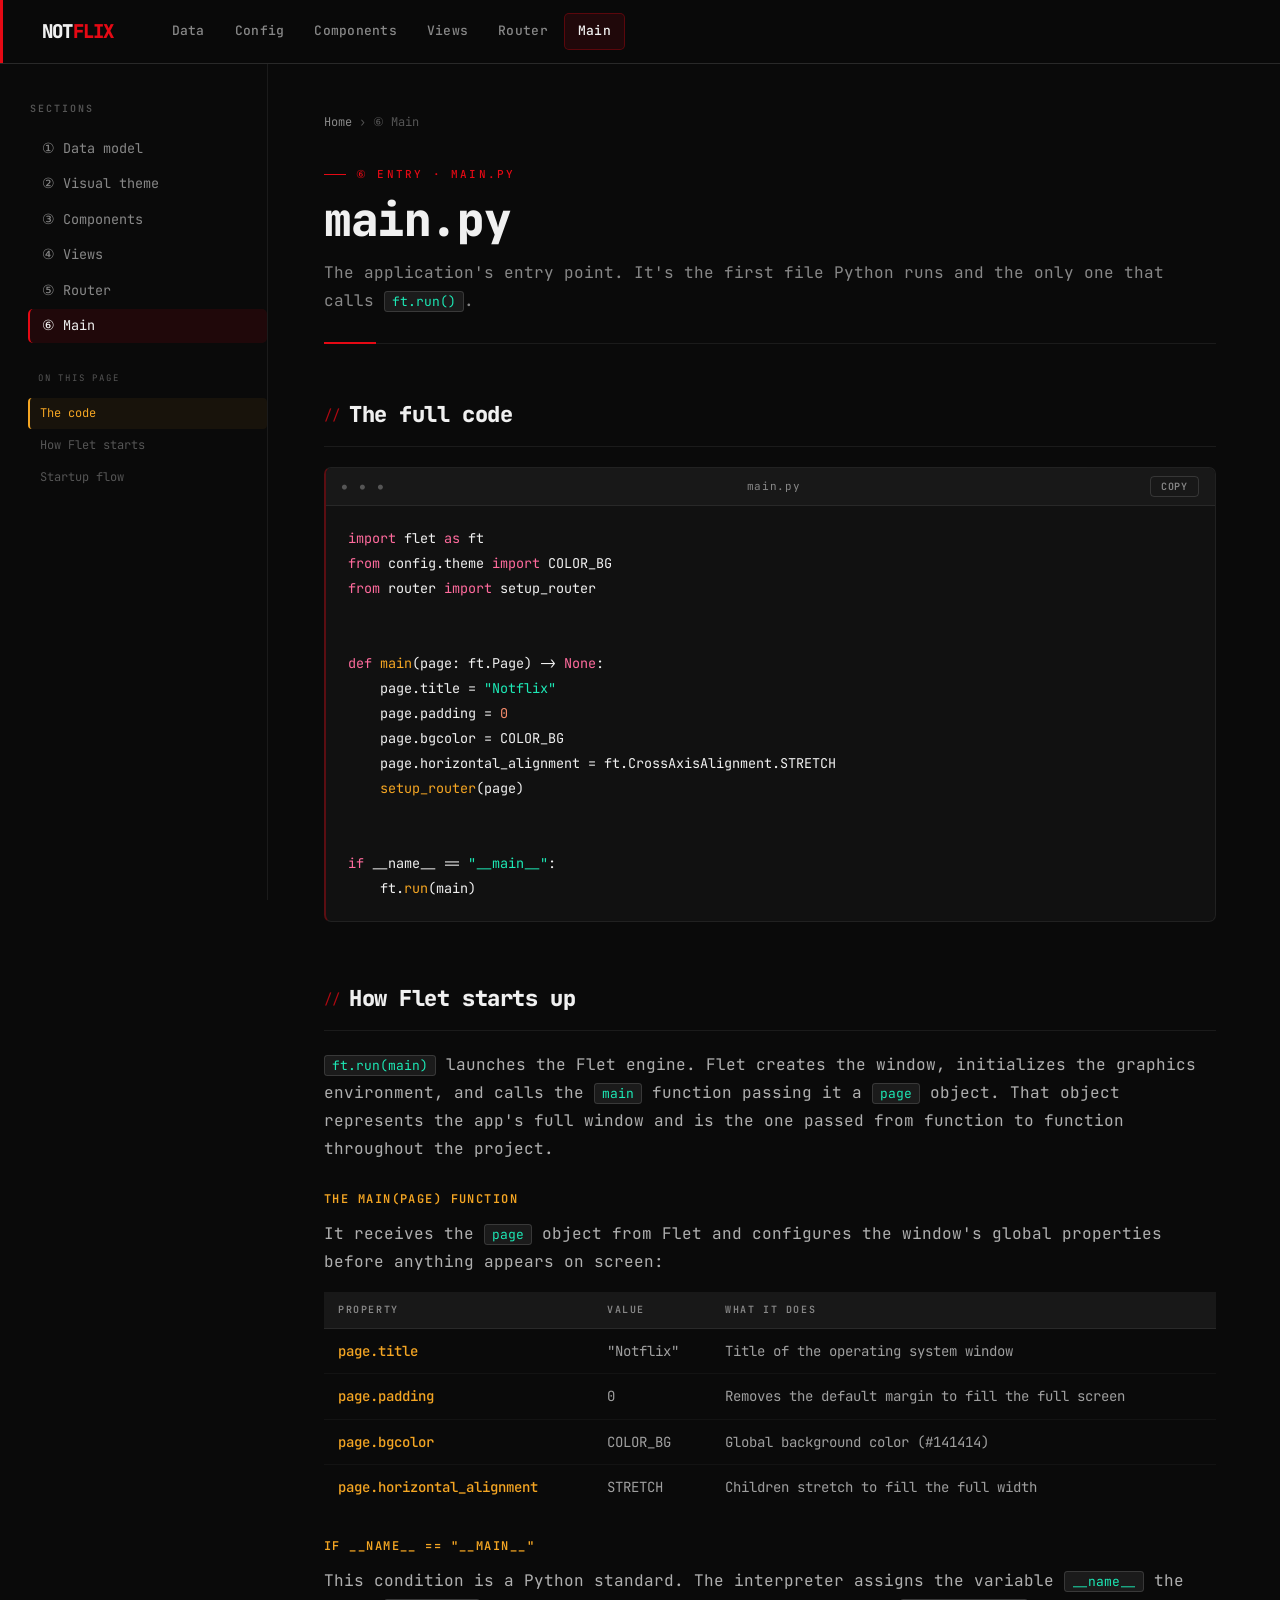
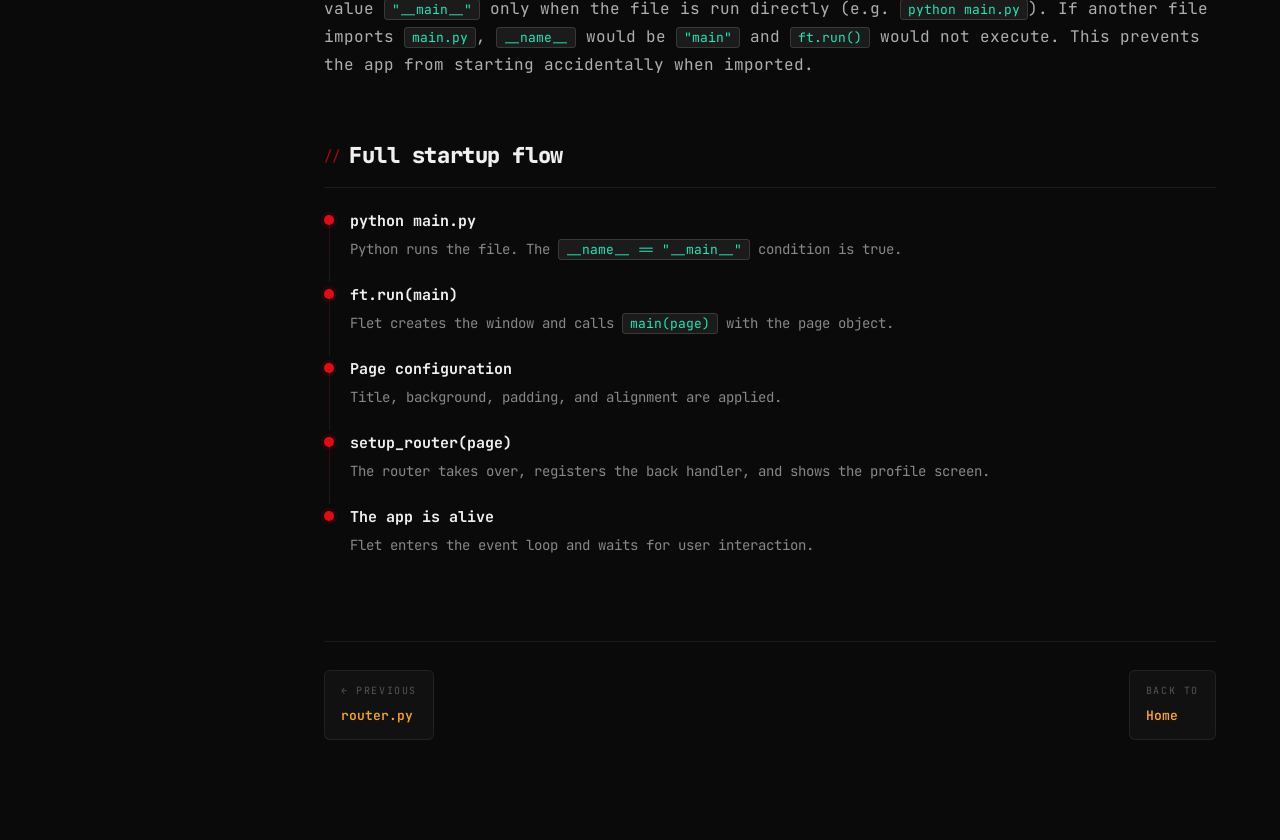
<file: Doc/EN/06-main.html>
<!DOCTYPE html>
<html lang="en">
<head>
<meta charset="UTF-8">
<meta name="viewport" content="width=device-width, initial-scale=1.0">
<title>main.py — Notflix Docs</title>
<link rel="stylesheet" href="style.css">
</head>
<body>

<nav class="topbar">
  <a href="index.html" class="brand">NOT<em>FLIX</em></a>
  <a href="01-model.html">Data</a>
  <a href="02-theme.html">Config</a>
  <a href="03-components.html">Components</a>
  <a href="04-views.html">Views</a>
  <a href="05-router.html">Router</a>
  <a href="06-main.html" class="active">Main</a>
</nav>

<div class="shell">
  <aside class="sidebar">
    <div class="sidebar-label">Sections</div>
    <nav class="sidebar-nav">
      <a href="01-model.html">① Data model</a>
      <a href="02-theme.html">② Visual theme</a>
      <a href="03-components.html">③ Components</a>
      <a href="04-views.html">④ Views</a>
      <a href="05-router.html">⑤ Router</a>
      <a href="06-main.html" class="active">⑥ Main</a>
    </nav>
    <div class="sidebar-toc">
      <div class="sidebar-toc-label">On this page</div>
      <a href="#s-code"   class="toc-link">The code</a>
      <a href="#s-how"    class="toc-link">How Flet starts</a>
      <a href="#s-flow"   class="toc-link">Startup flow</a>
    </div>
  </aside>

  <main class="main">
    <div class="breadcrumb"><a href="index.html">Home</a><span>›</span>⑥ Main</div>

    <div class="page-header">
      <div class="step">⑥ entry · main.py</div>
      <h1>main.py</h1>
      <p>The application's entry point. It's the first file Python runs and the only one that calls <code>ft.run()</code>.</p>
    </div>

    <div class="section" id="s-code">
      <h2>The full code</h2>
      <div class="code-block">
        <div class="cb-header"><span>main.py</span><button class="copy-btn" onclick="copyCode(this)">Copy</button></div>
        <pre><span class="kw">import</span> flet <span class="kw">as</span> ft
<span class="kw">from</span> config.theme <span class="kw">import</span> COLOR_BG
<span class="kw">from</span> router <span class="kw">import</span> setup_router


<span class="kw">def</span> <span class="fn">main</span>(page: ft.Page) -> <span class="kw">None</span>:
    page.title = <span class="st">"Notflix"</span>
    page.padding = <span class="nu">0</span>
    page.bgcolor = COLOR_BG
    page.horizontal_alignment = ft.CrossAxisAlignment.STRETCH
    <span class="fn">setup_router</span>(page)


<span class="kw">if</span> __name__ == <span class="st">"__main__"</span>:
    ft.<span class="fn">run</span>(main)</pre>
      </div>
    </div>

    <div class="section" id="s-how">
      <h2>How Flet starts up</h2>
      <p><code>ft.run(main)</code> launches the Flet engine. Flet creates the window, initializes the graphics environment, and calls the <code>main</code> function passing it a <code>page</code> object. That object represents the app's full window and is the one passed from function to function throughout the project.</p>

      <h3>The main(page) function</h3>
      <p>It receives the <code>page</code> object from Flet and configures the window's global properties before anything appears on screen:</p>

      <table class="info-table">
        <thead><tr><th>Property</th><th>Value</th><th>What it does</th></tr></thead>
        <tbody>
          <tr><td>page.title</td><td>"Notflix"</td><td>Title of the operating system window</td></tr>
          <tr><td>page.padding</td><td>0</td><td>Removes the default margin to fill the full screen</td></tr>
          <tr><td>page.bgcolor</td><td>COLOR_BG</td><td>Global background color (#141414)</td></tr>
          <tr><td>page.horizontal_alignment</td><td>STRETCH</td><td>Children stretch to fill the full width</td></tr>
        </tbody>
      </table>

      <h3>if __name__ == "__main__"</h3>
      <p>This condition is a Python standard. The interpreter assigns the variable <code>__name__</code> the value <code>"__main__"</code> only when the file is run directly (e.g. <code>python main.py</code>). If another file imports <code>main.py</code>, <code>__name__</code> would be <code>"main"</code> and <code>ft.run()</code> would not execute. This prevents the app from starting accidentally when imported.</p>
    </div>

    <div class="section" id="s-flow">
      <h2>Full startup flow</h2>
      <div class="flow">
        <div class="flow-step">
          <div class="flow-line"><div class="flow-dot"></div><div class="flow-connector"></div></div>
          <div class="flow-content">
            <strong>python main.py</strong>
            <p>Python runs the file. The <code>__name__ == "__main__"</code> condition is true.</p>
          </div>
        </div>
        <div class="flow-step">
          <div class="flow-line"><div class="flow-dot"></div><div class="flow-connector"></div></div>
          <div class="flow-content">
            <strong>ft.run(main)</strong>
            <p>Flet creates the window and calls <code>main(page)</code> with the page object.</p>
          </div>
        </div>
        <div class="flow-step">
          <div class="flow-line"><div class="flow-dot"></div><div class="flow-connector"></div></div>
          <div class="flow-content">
            <strong>Page configuration</strong>
            <p>Title, background, padding, and alignment are applied.</p>
          </div>
        </div>
        <div class="flow-step">
          <div class="flow-line"><div class="flow-dot"></div><div class="flow-connector"></div></div>
          <div class="flow-content">
            <strong>setup_router(page)</strong>
            <p>The router takes over, registers the back handler, and shows the profile screen.</p>
          </div>
        </div>
        <div class="flow-step">
          <div class="flow-line"><div class="flow-dot"></div></div>
          <div class="flow-content">
            <strong>The app is alive</strong>
            <p>Flet enters the event loop and waits for user interaction.</p>
          </div>
        </div>
      </div>
    </div>

    <div class="page-nav">
      <a href="05-router.html"><div><span class="nav-label">← Previous</span><span class="nav-title">router.py</span></div></a>
      <a href="index.html"><div><span class="nav-label">Back to</span><span class="nav-title">Home</span></div></a>
    </div>
  </main>
</div>

<script>
function copyCode(btn) {
  const pre = btn.closest('.code-block').querySelector('pre');
  navigator.clipboard.writeText(pre.innerText).then(() => {
    btn.textContent = '✓ Copied'; btn.classList.add('copied');
    setTimeout(() => { btn.textContent = 'Copy'; btn.classList.remove('copied'); }, 2000);
  });
}
(function () {
  const links = document.querySelectorAll('.toc-link');
  const sections = [...links].map(l => document.querySelector(l.getAttribute('href')));
  function activate() {
    let current = sections[0];
    sections.forEach(s => { if (s && window.scrollY >= s.offsetTop - 84) current = s; });
    links.forEach(l => l.classList.toggle('toc-active', l.getAttribute('href') === '#' + (current && current.id)));
  }
  window.addEventListener('scroll', activate, { passive: true }); activate();
})();
</script>
</body>
</html>
</file>
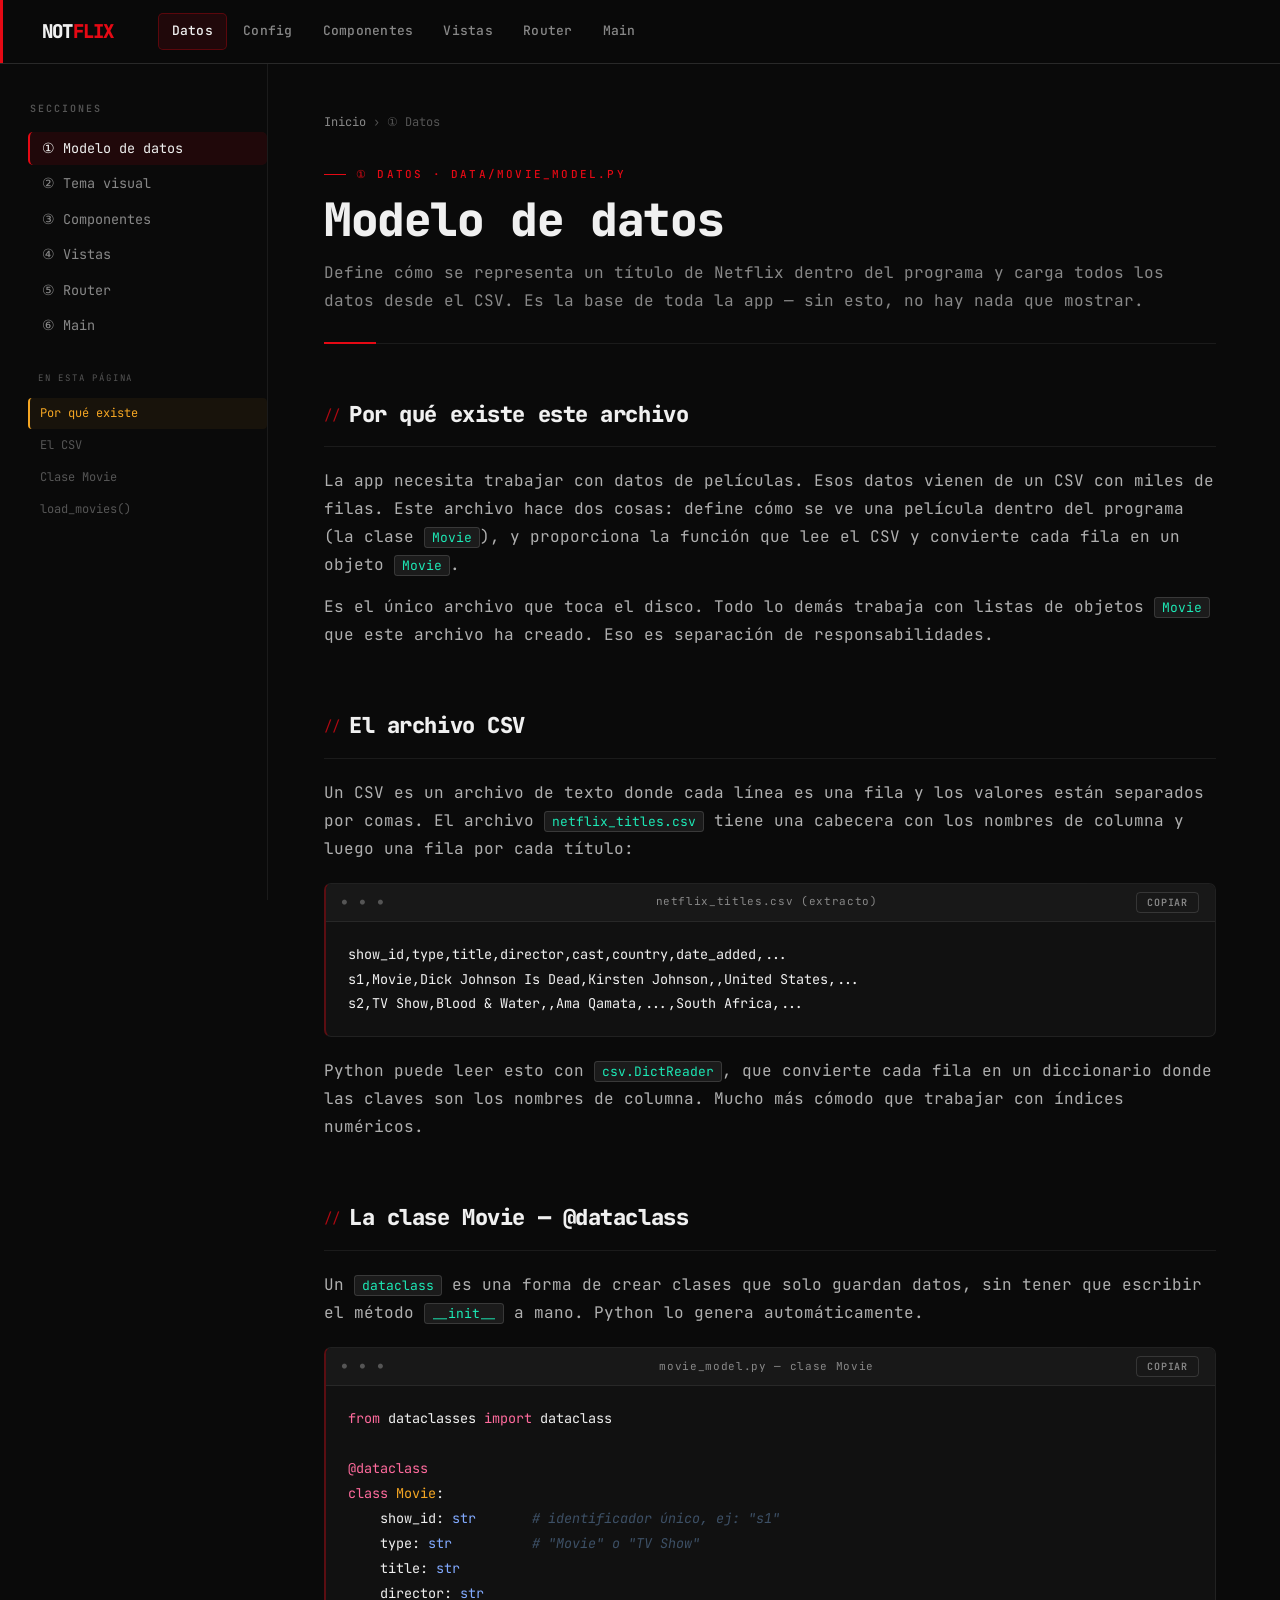
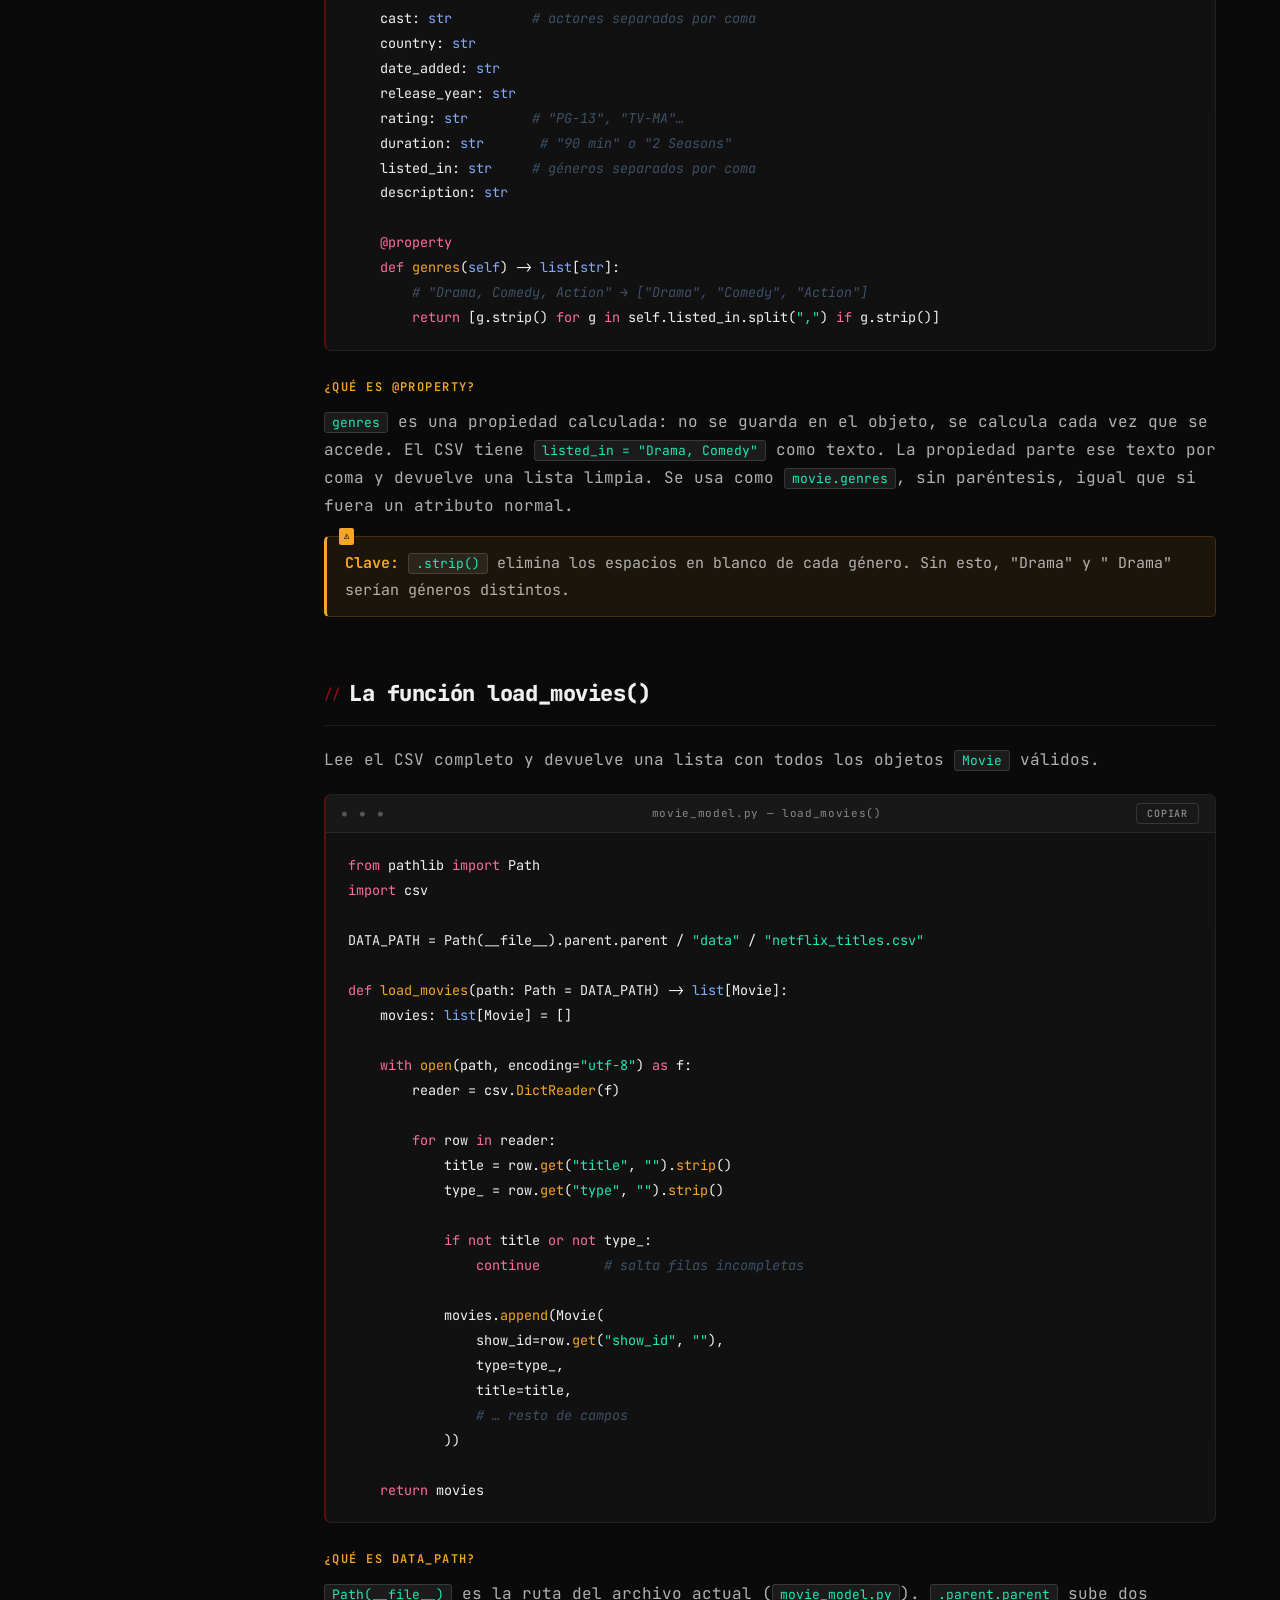
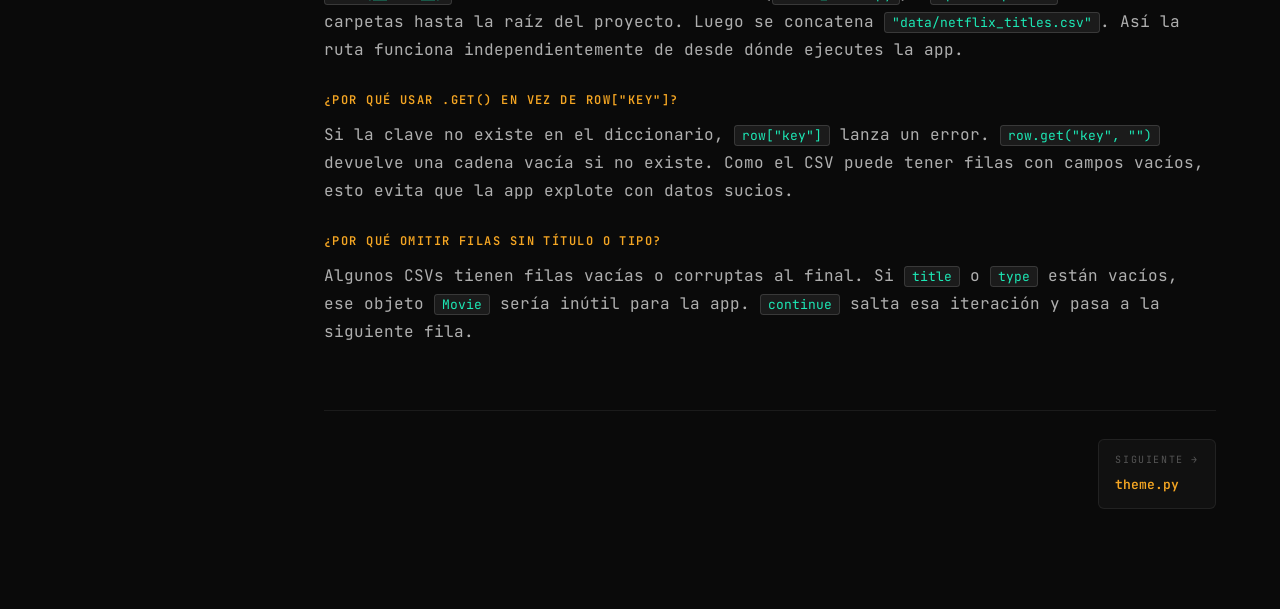
<file: Doc/ES/01-model.html>
<!DOCTYPE html>
<html lang="es">
<head>
<meta charset="UTF-8">
<meta name="viewport" content="width=device-width, initial-scale=1.0">
<title>movie_model.py — Notflix Docs</title>
<link rel="stylesheet" href="style.css">
</head>
<body>

<nav class="topbar">
  <a href="index.html" class="brand">NOT<em>FLIX</em></a>
  <a href="01-model.html" class="active">Datos</a>
  <a href="02-theme.html">Config</a>
  <a href="03-components.html">Componentes</a>
  <a href="04-views.html">Vistas</a>
  <a href="05-router.html">Router</a>
  <a href="06-main.html">Main</a>
</nav>

<div class="shell">

  <!-- SIDEBAR -->
  <aside class="sidebar">
    <div class="sidebar-label">Secciones</div>
    <nav class="sidebar-nav">
      <a href="01-model.html" class="active">① Modelo de datos</a>
      <a href="02-theme.html">② Tema visual</a>
      <a href="03-components.html">③ Componentes</a>
      <a href="04-views.html">④ Vistas</a>
      <a href="05-router.html">⑤ Router</a>
      <a href="06-main.html">⑥ Main</a>
    </nav>

    <div class="sidebar-toc">
      <div class="sidebar-toc-label">En esta página</div>
      <a href="#s-why"    class="toc-link">Por qué existe</a>
      <a href="#s-csv"    class="toc-link">El CSV</a>
      <a href="#s-class"  class="toc-link">Clase Movie</a>
      <a href="#s-load"   class="toc-link">load_movies()</a>
    </div>
  </aside>

  <!-- MAIN -->
  <main class="main">
    <div class="breadcrumb"><a href="index.html">Inicio</a><span>›</span>① Datos</div>

    <div class="page-header">
      <div class="step">① datos · data/movie_model.py</div>
      <h1>Modelo de datos</h1>
      <p>Define cómo se representa un título de Netflix dentro del programa y carga todos los datos desde el CSV. Es la base de toda la app — sin esto, no hay nada que mostrar.</p>
    </div>

    <!-- POR QUÉ EXISTE -->
    <div class="section" id="s-why">
      <h2>Por qué existe este archivo</h2>
      <p>La app necesita trabajar con datos de películas. Esos datos vienen de un CSV con miles de filas. Este archivo hace dos cosas: define cómo se ve una película dentro del programa (la clase <code>Movie</code>), y proporciona la función que lee el CSV y convierte cada fila en un objeto <code>Movie</code>.</p>
      <p>Es el único archivo que toca el disco. Todo lo demás trabaja con listas de objetos <code>Movie</code> que este archivo ha creado. Eso es separación de responsabilidades.</p>
    </div>

    <!-- EL CSV -->
    <div class="section" id="s-csv">
      <h2>El archivo CSV</h2>
      <p>Un CSV es un archivo de texto donde cada línea es una fila y los valores están separados por comas. El archivo <code>netflix_titles.csv</code> tiene una cabecera con los nombres de columna y luego una fila por cada título:</p>
      <div class="code-block">
        <div class="cb-header">
          <span>netflix_titles.csv (extracto)</span>
          <button class="copy-btn" onclick="copyCode(this)">Copiar</button>
        </div>
        <pre>show_id,type,title,director,cast,country,date_added,...
s1,Movie,Dick Johnson Is Dead,Kirsten Johnson,,United States,...
s2,TV Show,Blood & Water,,Ama Qamata,...,South Africa,...</pre>
      </div>
      <p>Python puede leer esto con <code>csv.DictReader</code>, que convierte cada fila en un diccionario donde las claves son los nombres de columna. Mucho más cómodo que trabajar con índices numéricos.</p>
    </div>

    <!-- DATACLASS -->
    <div class="section" id="s-class">
      <h2>La clase Movie — @dataclass</h2>
      <p>Un <code>dataclass</code> es una forma de crear clases que solo guardan datos, sin tener que escribir el método <code>__init__</code> a mano. Python lo genera automáticamente.</p>

      <div class="code-block">
        <div class="cb-header">
          <span>movie_model.py — clase Movie</span>
          <button class="copy-btn" onclick="copyCode(this)">Copiar</button>
        </div>
        <pre><span class="kw">from</span> dataclasses <span class="kw">import</span> dataclass

<span class="kw">@dataclass</span>
<span class="kw">class</span> <span class="fn">Movie</span>:
    show_id: <span class="py">str</span>       <span class="cm"># identificador único, ej: "s1"</span>
    type: <span class="py">str</span>          <span class="cm"># "Movie" o "TV Show"</span>
    title: <span class="py">str</span>
    director: <span class="py">str</span>
    cast: <span class="py">str</span>          <span class="cm"># actores separados por coma</span>
    country: <span class="py">str</span>
    date_added: <span class="py">str</span>
    release_year: <span class="py">str</span>
    rating: <span class="py">str</span>        <span class="cm"># "PG-13", "TV-MA"…</span>
    duration: <span class="py">str</span>       <span class="cm"># "90 min" o "2 Seasons"</span>
    listed_in: <span class="py">str</span>     <span class="cm"># géneros separados por coma</span>
    description: <span class="py">str</span>

    <span class="kw">@property</span>
    <span class="kw">def</span> <span class="fn">genres</span>(<span class="py">self</span>) -> <span class="py">list</span>[<span class="py">str</span>]:
        <span class="cm"># "Drama, Comedy, Action" → ["Drama", "Comedy", "Action"]</span>
        <span class="kw">return</span> [g.strip() <span class="kw">for</span> g <span class="kw">in</span> self.listed_in.split(<span class="st">","</span>) <span class="kw">if</span> g.strip()]</pre>
      </div>

      <h3>¿Qué es @property?</h3>
      <p><code>genres</code> es una propiedad calculada: no se guarda en el objeto, se calcula cada vez que se accede. El CSV tiene <code>listed_in = "Drama, Comedy"</code> como texto. La propiedad parte ese texto por coma y devuelve una lista limpia. Se usa como <code>movie.genres</code>, sin paréntesis, igual que si fuera un atributo normal.</p>

      <div class="callout"><strong>Clave:</strong> <code>.strip()</code> elimina los espacios en blanco de cada género. Sin esto, "Drama" y " Drama" serían géneros distintos.</div>
    </div>

    <!-- LOAD_MOVIES -->
    <div class="section" id="s-load">
      <h2>La función load_movies()</h2>
      <p>Lee el CSV completo y devuelve una lista con todos los objetos <code>Movie</code> válidos.</p>

      <div class="code-block">
        <div class="cb-header">
          <span>movie_model.py — load_movies()</span>
          <button class="copy-btn" onclick="copyCode(this)">Copiar</button>
        </div>
        <pre><span class="kw">from</span> pathlib <span class="kw">import</span> Path
<span class="kw">import</span> csv

DATA_PATH = Path(__file__).parent.parent / <span class="st">"data"</span> / <span class="st">"netflix_titles.csv"</span>

<span class="kw">def</span> <span class="fn">load_movies</span>(path: Path = DATA_PATH) -> <span class="py">list</span>[Movie]:
    movies: <span class="py">list</span>[Movie] = []

    <span class="kw">with</span> <span class="fn">open</span>(path, encoding=<span class="st">"utf-8"</span>) <span class="kw">as</span> f:
        reader = csv.<span class="fn">DictReader</span>(f)

        <span class="kw">for</span> row <span class="kw">in</span> reader:
            title = row.<span class="fn">get</span>(<span class="st">"title"</span>, <span class="st">""</span>).<span class="fn">strip</span>()
            type_ = row.<span class="fn">get</span>(<span class="st">"type"</span>, <span class="st">""</span>).<span class="fn">strip</span>()

            <span class="kw">if not</span> title <span class="kw">or not</span> type_:
                <span class="kw">continue</span>        <span class="cm"># salta filas incompletas</span>

            movies.<span class="fn">append</span>(Movie(
                show_id=row.<span class="fn">get</span>(<span class="st">"show_id"</span>, <span class="st">""</span>),
                type=type_,
                title=title,
                <span class="cm"># … resto de campos</span>
            ))

    <span class="kw">return</span> movies</pre>
      </div>

      <h3>¿Qué es DATA_PATH?</h3>
      <p><code>Path(__file__)</code> es la ruta del archivo actual (<code>movie_model.py</code>). <code>.parent.parent</code> sube dos carpetas hasta la raíz del proyecto. Luego se concatena <code>"data/netflix_titles.csv"</code>. Así la ruta funciona independientemente de desde dónde ejecutes la app.</p>

      <h3>¿Por qué usar .get() en vez de row["key"]?</h3>
      <p>Si la clave no existe en el diccionario, <code>row["key"]</code> lanza un error. <code>row.get("key", "")</code> devuelve una cadena vacía si no existe. Como el CSV puede tener filas con campos vacíos, esto evita que la app explote con datos sucios.</p>

      <h3>¿Por qué omitir filas sin título o tipo?</h3>
      <p>Algunos CSVs tienen filas vacías o corruptas al final. Si <code>title</code> o <code>type</code> están vacíos, ese objeto <code>Movie</code> sería inútil para la app. <code>continue</code> salta esa iteración y pasa a la siguiente fila.</p>
    </div>

    <div class="page-nav">
      <div></div>
      <a href="02-theme.html">
        <div>
          <span class="nav-label">Siguiente →</span>
          <span class="nav-title">theme.py</span>
        </div>
      </a>
    </div>

  </main>
</div>

<script>
/* ── Copy button ── */
function copyCode(btn) {
  const pre = btn.closest('.code-block').querySelector('pre');
  navigator.clipboard.writeText(pre.innerText).then(() => {
    btn.textContent = '✓ Copiado';
    btn.classList.add('copied');
    setTimeout(() => { btn.textContent = 'Copiar'; btn.classList.remove('copied'); }, 2000);
  });
}

/* ── TOC scroll spy ── */
(function () {
  const links = document.querySelectorAll('.toc-link');
  const sections = [...links].map(l => document.querySelector(l.getAttribute('href')));

  function activate() {
    const navH = parseInt(getComputedStyle(document.documentElement).getPropertyValue('--nav-h')) || 52;
    let current = sections[0];
    sections.forEach(s => { if (s && window.scrollY >= s.offsetTop - navH - 32) current = s; });
    links.forEach(l => {
      l.classList.toggle('toc-active', l.getAttribute('href') === '#' + (current && current.id));
    });
  }

  window.addEventListener('scroll', activate, { passive: true });
  activate();
})();
</script>

</body>
</html>
</file>
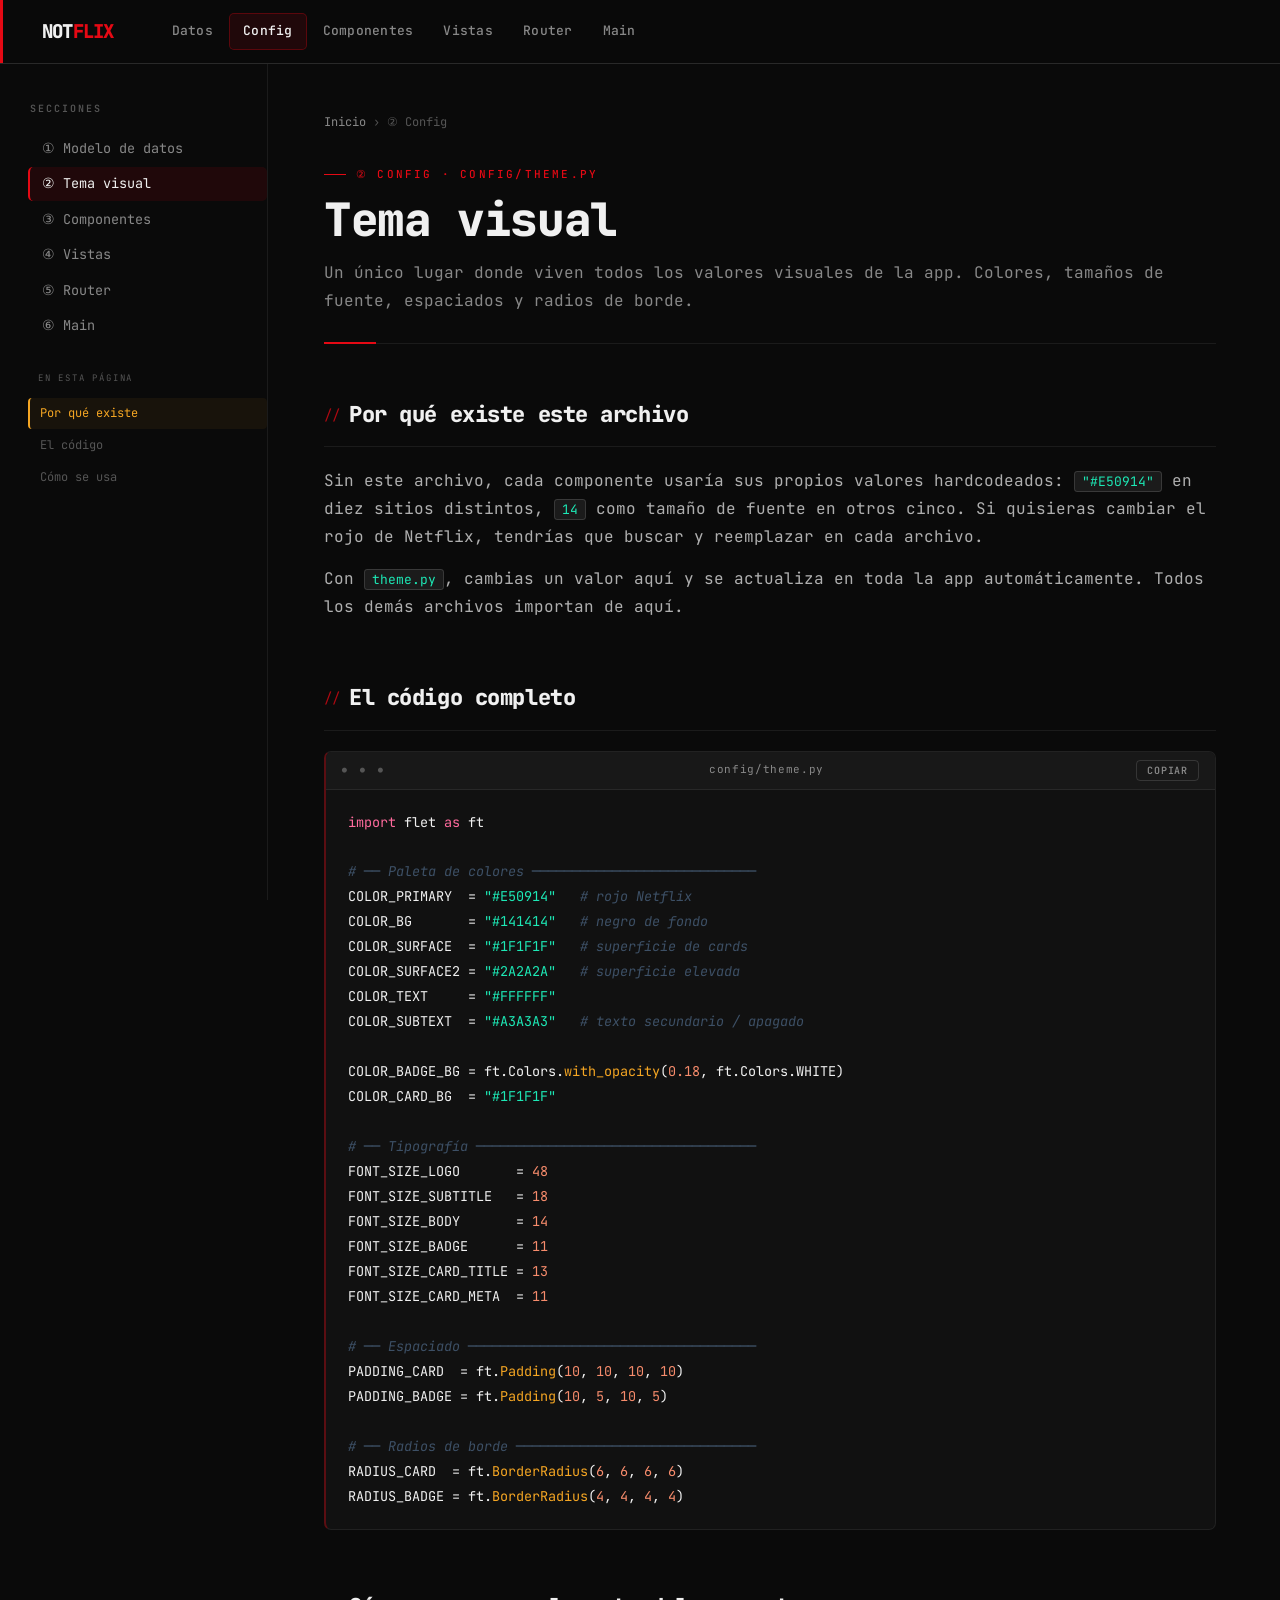
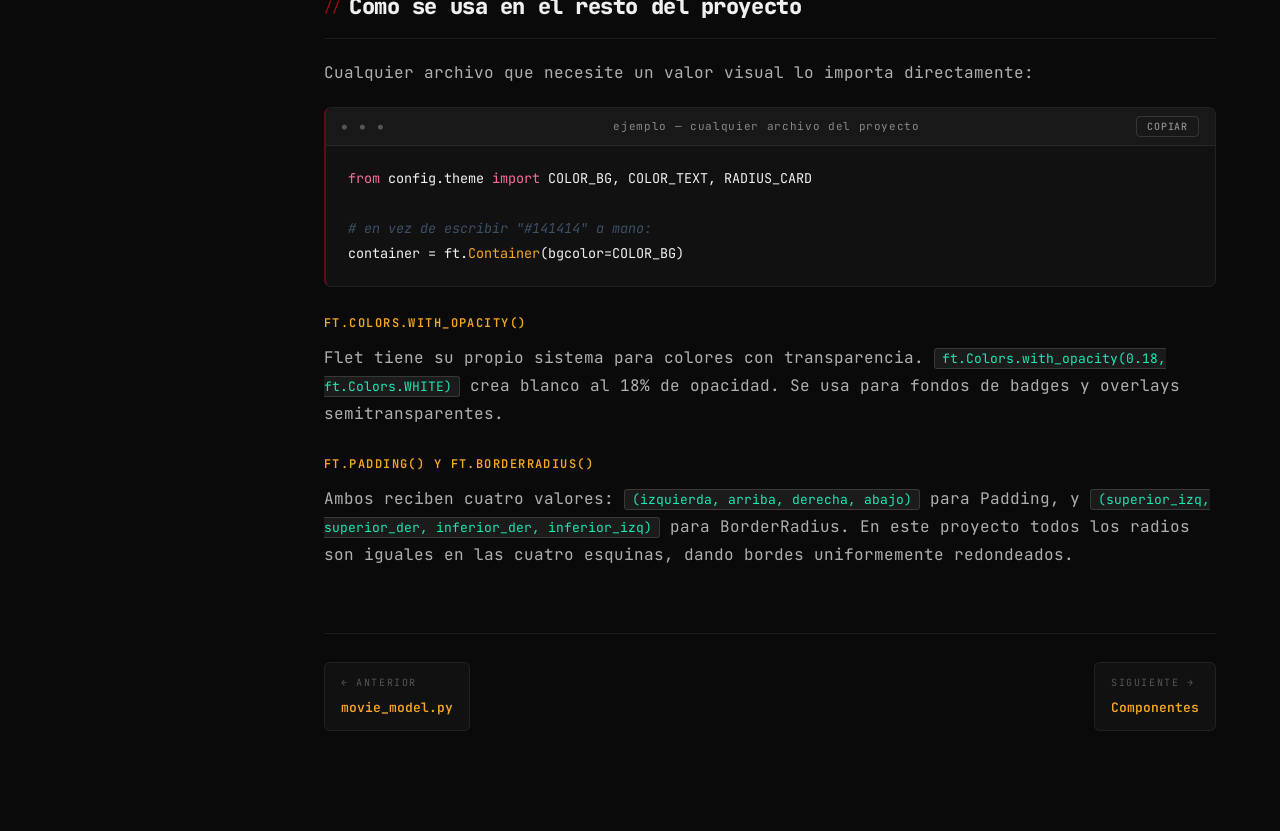
<file: Doc/ES/02-theme.html>
<!DOCTYPE html>
<html lang="es">
<head>
<meta charset="UTF-8">
<meta name="viewport" content="width=device-width, initial-scale=1.0">
<title>theme.py — Notflix Docs</title>
<link rel="stylesheet" href="style.css">
</head>
<body>

<nav class="topbar">
  <a href="index.html" class="brand">NOT<em>FLIX</em></a>
  <a href="01-model.html">Datos</a>
  <a href="02-theme.html" class="active">Config</a>
  <a href="03-components.html">Componentes</a>
  <a href="04-views.html">Vistas</a>
  <a href="05-router.html">Router</a>
  <a href="06-main.html">Main</a>
</nav>

<div class="shell">
  <aside class="sidebar">
    <div class="sidebar-label">Secciones</div>
    <nav class="sidebar-nav">
      <a href="01-model.html">① Modelo de datos</a>
      <a href="02-theme.html" class="active">② Tema visual</a>
      <a href="03-components.html">③ Componentes</a>
      <a href="04-views.html">④ Vistas</a>
      <a href="05-router.html">⑤ Router</a>
      <a href="06-main.html">⑥ Main</a>
    </nav>
    <div class="sidebar-toc">
      <div class="sidebar-toc-label">En esta página</div>
      <a href="#s-why"    class="toc-link">Por qué existe</a>
      <a href="#s-code"   class="toc-link">El código</a>
      <a href="#s-how"    class="toc-link">Cómo se usa</a>
    </div>
  </aside>

  <main class="main">
    <div class="breadcrumb"><a href="index.html">Inicio</a><span>›</span>② Config</div>

    <div class="page-header">
      <div class="step">② config · config/theme.py</div>
      <h1>Tema visual</h1>
      <p>Un único lugar donde viven todos los valores visuales de la app. Colores, tamaños de fuente, espaciados y radios de borde.</p>
    </div>

    <div class="section" id="s-why">
      <h2>Por qué existe este archivo</h2>
      <p>Sin este archivo, cada componente usaría sus propios valores hardcodeados: <code>"#E50914"</code> en diez sitios distintos, <code>14</code> como tamaño de fuente en otros cinco. Si quisieras cambiar el rojo de Netflix, tendrías que buscar y reemplazar en cada archivo.</p>
      <p>Con <code>theme.py</code>, cambias un valor aquí y se actualiza en toda la app automáticamente. Todos los demás archivos importan de aquí.</p>
    </div>

    <div class="section" id="s-code">
      <h2>El código completo</h2>
      <div class="code-block">
        <div class="cb-header"><span>config/theme.py</span><button class="copy-btn" onclick="copyCode(this)">Copiar</button></div>
        <pre><span class="kw">import</span> flet <span class="kw">as</span> ft

<span class="cm"># ── Paleta de colores ────────────────────────────</span>
COLOR_PRIMARY  = <span class="st">"#E50914"</span>   <span class="cm"># rojo Netflix</span>
COLOR_BG       = <span class="st">"#141414"</span>   <span class="cm"># negro de fondo</span>
COLOR_SURFACE  = <span class="st">"#1F1F1F"</span>   <span class="cm"># superficie de cards</span>
COLOR_SURFACE2 = <span class="st">"#2A2A2A"</span>   <span class="cm"># superficie elevada</span>
COLOR_TEXT     = <span class="st">"#FFFFFF"</span>
COLOR_SUBTEXT  = <span class="st">"#A3A3A3"</span>   <span class="cm"># texto secundario / apagado</span>

COLOR_BADGE_BG = ft.Colors.<span class="fn">with_opacity</span>(<span class="nu">0.18</span>, ft.Colors.WHITE)
COLOR_CARD_BG  = <span class="st">"#1F1F1F"</span>

<span class="cm"># ── Tipografía ───────────────────────────────────</span>
FONT_SIZE_LOGO       = <span class="nu">48</span>
FONT_SIZE_SUBTITLE   = <span class="nu">18</span>
FONT_SIZE_BODY       = <span class="nu">14</span>
FONT_SIZE_BADGE      = <span class="nu">11</span>
FONT_SIZE_CARD_TITLE = <span class="nu">13</span>
FONT_SIZE_CARD_META  = <span class="nu">11</span>

<span class="cm"># ── Espaciado ────────────────────────────────────</span>
PADDING_CARD  = ft.<span class="fn">Padding</span>(<span class="nu">10</span>, <span class="nu">10</span>, <span class="nu">10</span>, <span class="nu">10</span>)
PADDING_BADGE = ft.<span class="fn">Padding</span>(<span class="nu">10</span>, <span class="nu">5</span>, <span class="nu">10</span>, <span class="nu">5</span>)

<span class="cm"># ── Radios de borde ──────────────────────────────</span>
RADIUS_CARD  = ft.<span class="fn">BorderRadius</span>(<span class="nu">6</span>, <span class="nu">6</span>, <span class="nu">6</span>, <span class="nu">6</span>)
RADIUS_BADGE = ft.<span class="fn">BorderRadius</span>(<span class="nu">4</span>, <span class="nu">4</span>, <span class="nu">4</span>, <span class="nu">4</span>)</pre>
      </div>
    </div>

    <div class="section" id="s-how">
      <h2>Cómo se usa en el resto del proyecto</h2>
      <p>Cualquier archivo que necesite un valor visual lo importa directamente:</p>
      <div class="code-block">
        <div class="cb-header"><span>ejemplo — cualquier archivo del proyecto</span><button class="copy-btn" onclick="copyCode(this)">Copiar</button></div>
        <pre><span class="kw">from</span> config.theme <span class="kw">import</span> COLOR_BG, COLOR_TEXT, RADIUS_CARD

<span class="cm"># en vez de escribir "#141414" a mano:</span>
container = ft.<span class="fn">Container</span>(bgcolor=COLOR_BG)</pre>
      </div>

      <h3>ft.Colors.with_opacity()</h3>
      <p>Flet tiene su propio sistema para colores con transparencia. <code>ft.Colors.with_opacity(0.18, ft.Colors.WHITE)</code> crea blanco al 18% de opacidad. Se usa para fondos de badges y overlays semitransparentes.</p>

      <h3>ft.Padding() y ft.BorderRadius()</h3>
      <p>Ambos reciben cuatro valores: <code>(izquierda, arriba, derecha, abajo)</code> para Padding, y <code>(superior_izq, superior_der, inferior_der, inferior_izq)</code> para BorderRadius. En este proyecto todos los radios son iguales en las cuatro esquinas, dando bordes uniformemente redondeados.</p>
    </div>

    <div class="page-nav">
      <a href="01-model.html"><div><span class="nav-label">← Anterior</span><span class="nav-title">movie_model.py</span></div></a>
      <a href="03-components.html"><div><span class="nav-label">Siguiente →</span><span class="nav-title">Componentes</span></div></a>
    </div>
  </main>
</div>

<script>
function copyCode(btn) {
  const pre = btn.closest('.code-block').querySelector('pre');
  navigator.clipboard.writeText(pre.innerText).then(() => {
    btn.textContent = '✓ Copiado'; btn.classList.add('copied');
    setTimeout(() => { btn.textContent = 'Copiar'; btn.classList.remove('copied'); }, 2000);
  });
}
(function () {
  const links = document.querySelectorAll('.toc-link');
  const sections = [...links].map(l => document.querySelector(l.getAttribute('href')));
  function activate() {
    const navH = 52;
    let current = sections[0];
    sections.forEach(s => { if (s && window.scrollY >= s.offsetTop - navH - 32) current = s; });
    links.forEach(l => l.classList.toggle('toc-active', l.getAttribute('href') === '#' + (current && current.id)));
  }
  window.addEventListener('scroll', activate, { passive: true }); activate();
})();
</script>
</body>
</html>
</file>
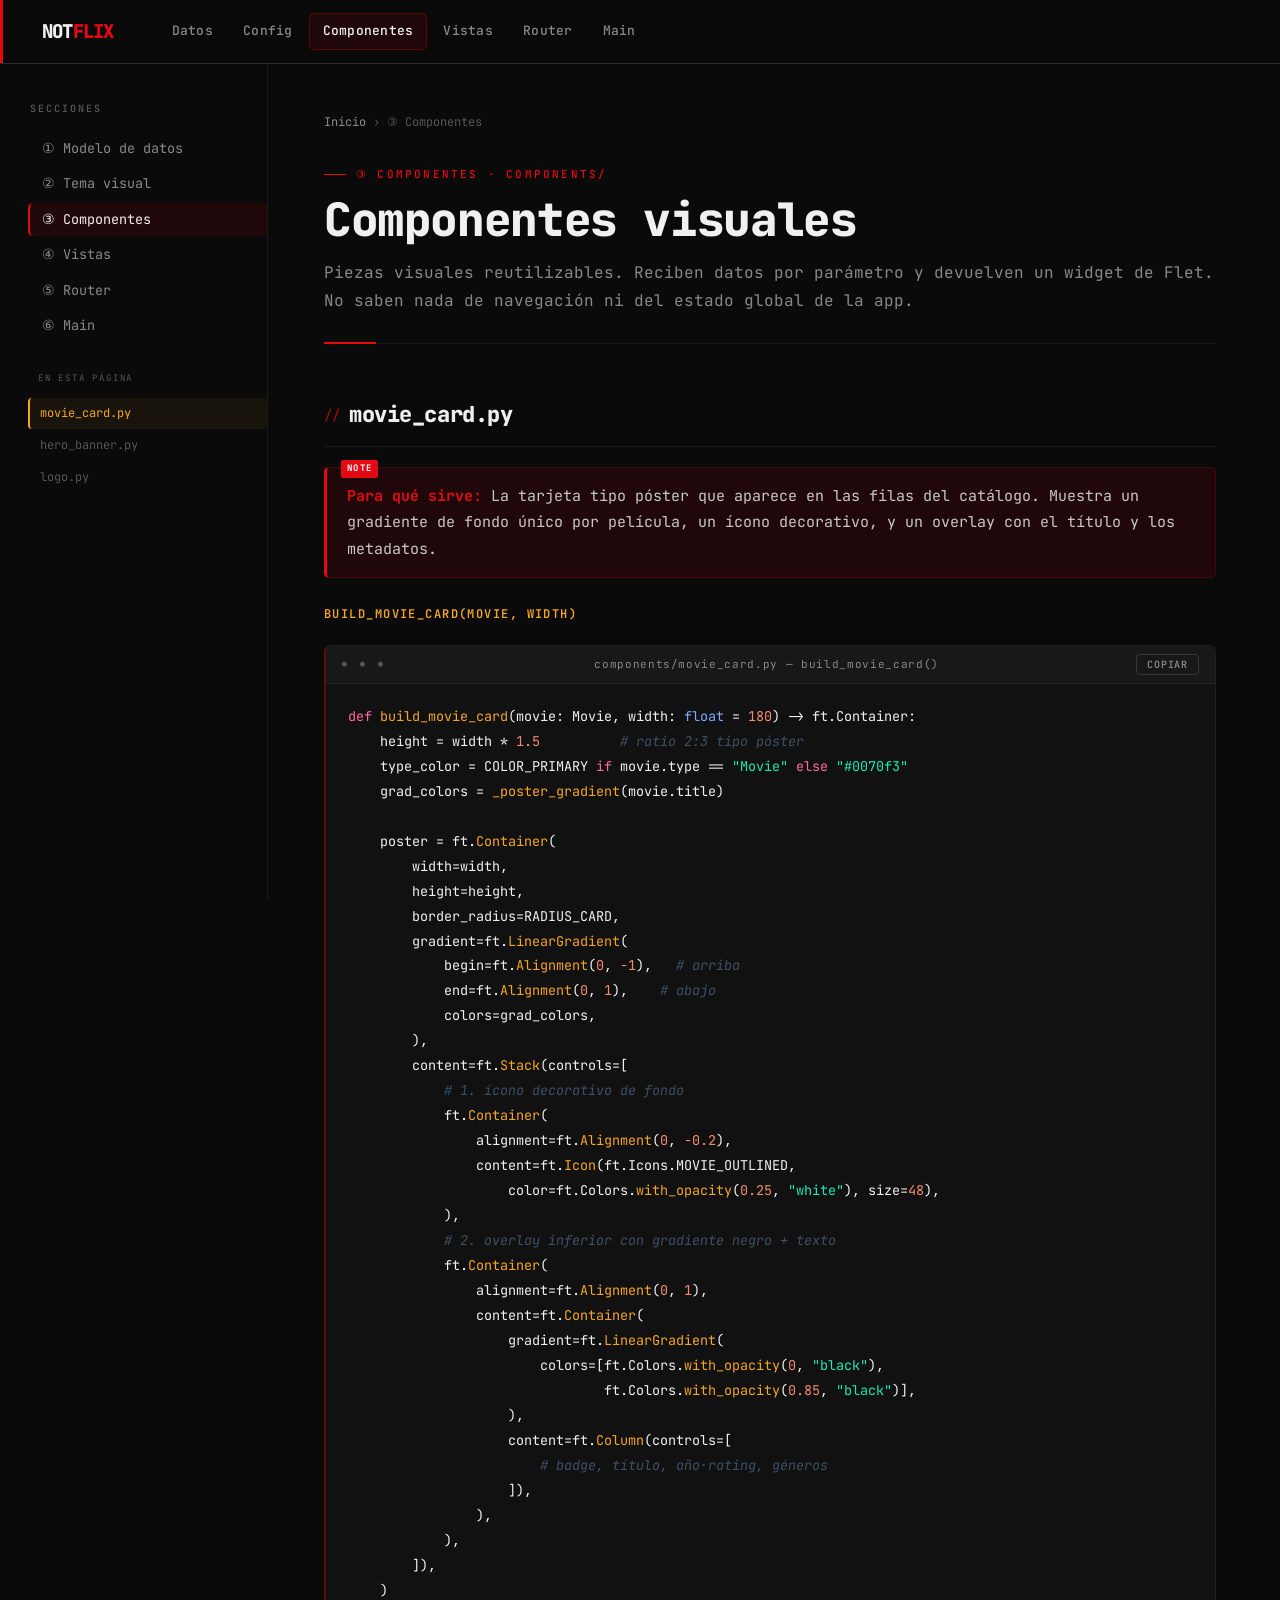
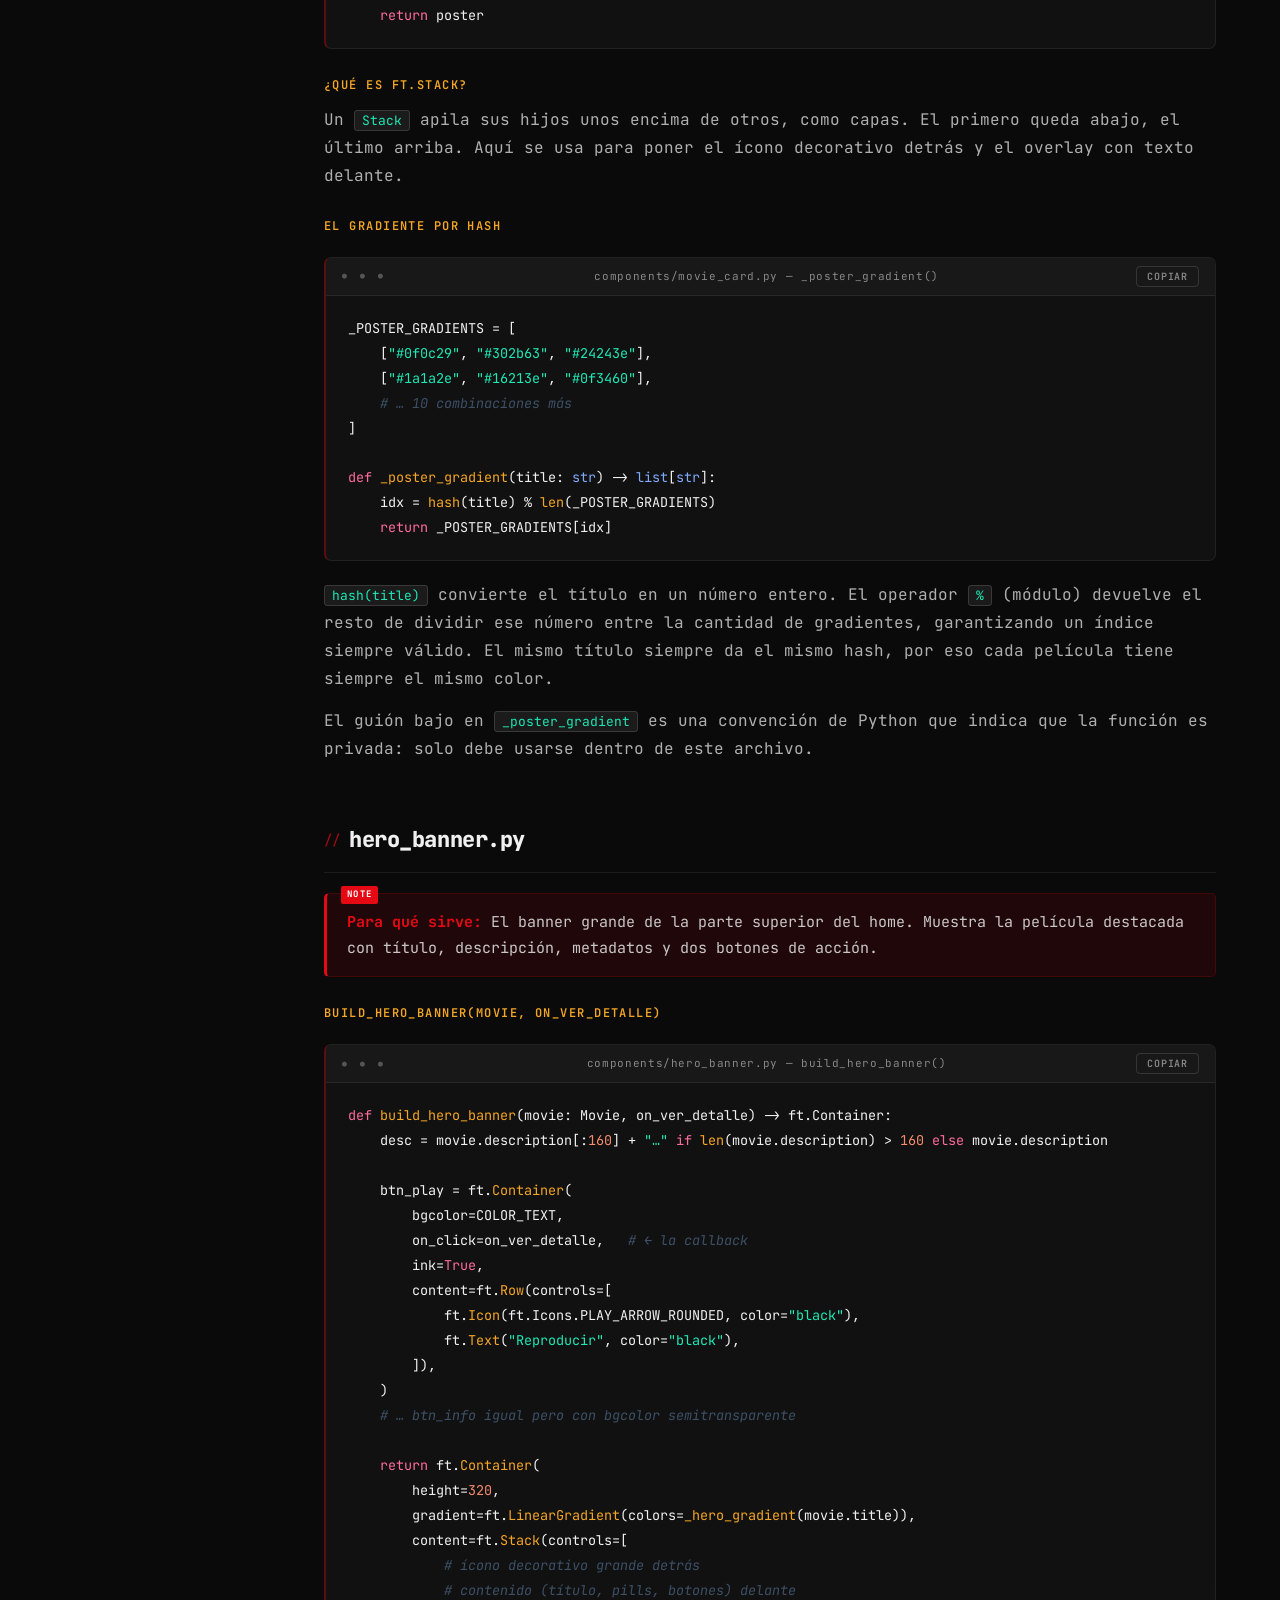
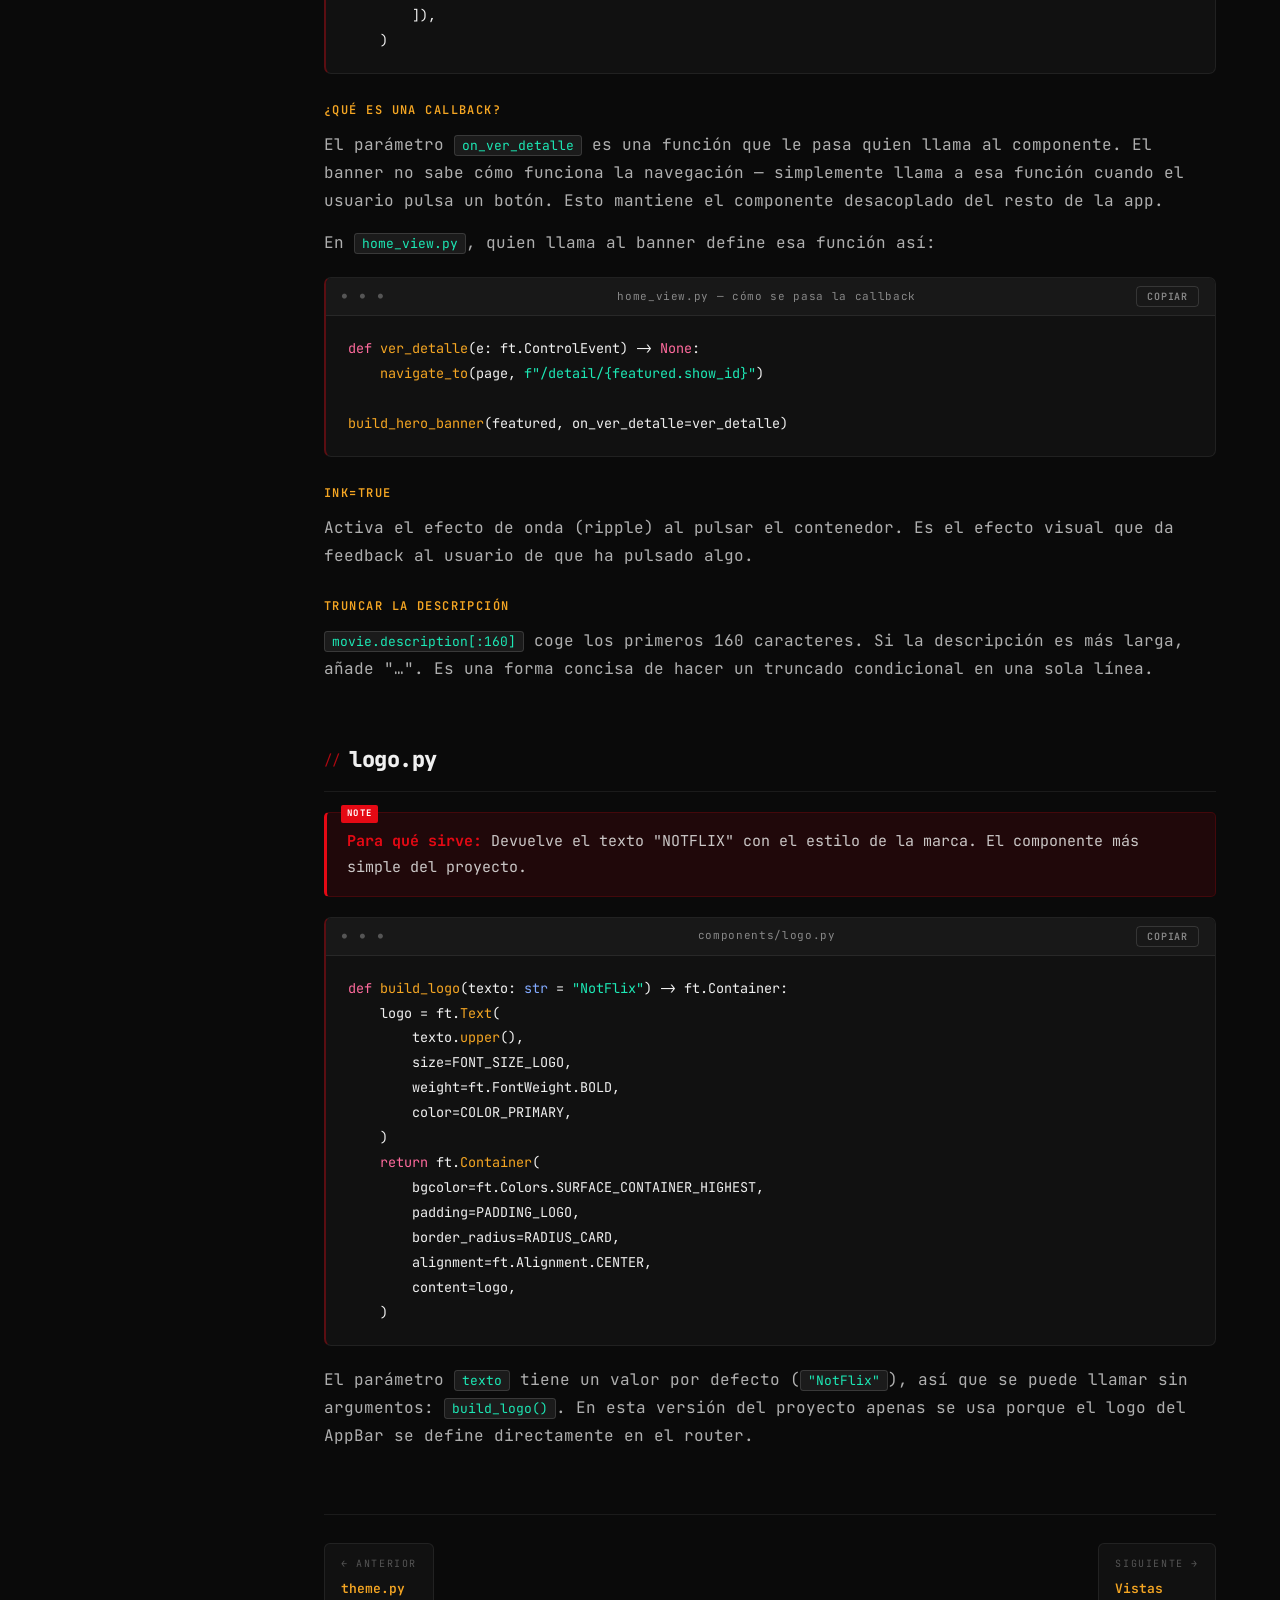
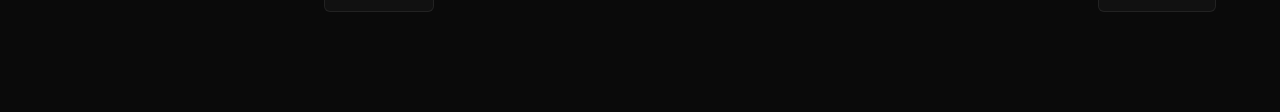
<file: Doc/ES/03-components.html>
<!DOCTYPE html>
<html lang="es">
<head>
<meta charset="UTF-8">
<meta name="viewport" content="width=device-width, initial-scale=1.0">
<title>Componentes — Notflix Docs</title>
<link rel="stylesheet" href="style.css">
</head>
<body>

<nav class="topbar">
  <a href="index.html" class="brand">NOT<em>FLIX</em></a>
  <a href="01-model.html">Datos</a>
  <a href="02-theme.html">Config</a>
  <a href="03-components.html" class="active">Componentes</a>
  <a href="04-views.html">Vistas</a>
  <a href="05-router.html">Router</a>
  <a href="06-main.html">Main</a>
</nav>

<div class="shell">
  <aside class="sidebar">
    <div class="sidebar-label">Secciones</div>
    <nav class="sidebar-nav">
      <a href="01-model.html">① Modelo de datos</a>
      <a href="02-theme.html">② Tema visual</a>
      <a href="03-components.html" class="active">③ Componentes</a>
      <a href="04-views.html">④ Vistas</a>
      <a href="05-router.html">⑤ Router</a>
      <a href="06-main.html">⑥ Main</a>
    </nav>
    <div class="sidebar-toc">
      <div class="sidebar-toc-label">En esta página</div>
      <a href="#s-card"   class="toc-link">movie_card.py</a>
      <a href="#s-hero"   class="toc-link">hero_banner.py</a>
      <a href="#s-logo"   class="toc-link">logo.py</a>
    </div>
  </aside>

  <main class="main">
    <div class="breadcrumb"><a href="index.html">Inicio</a><span>›</span>③ Componentes</div>

    <div class="page-header">
      <div class="step">③ componentes · components/</div>
      <h1>Componentes visuales</h1>
      <p>Piezas visuales reutilizables. Reciben datos por parámetro y devuelven un widget de Flet. No saben nada de navegación ni del estado global de la app.</p>
    </div>

    <div class="section" id="s-card">
      <h2>movie_card.py</h2>
      <div class="role-box"><strong>Para qué sirve:</strong> La tarjeta tipo póster que aparece en las filas del catálogo. Muestra un gradiente de fondo único por película, un ícono decorativo, y un overlay con el título y los metadatos.</div>

      <h3>build_movie_card(movie, width)</h3>
      <div class="code-block">
        <div class="cb-header"><span>components/movie_card.py — build_movie_card()</span><button class="copy-btn" onclick="copyCode(this)">Copiar</button></div>
        <pre><span class="kw">def</span> <span class="fn">build_movie_card</span>(movie: Movie, width: <span class="py">float</span> = <span class="nu">180</span>) -> ft.Container:
    height = width * <span class="nu">1.5</span>          <span class="cm"># ratio 2:3 tipo póster</span>
    type_color = COLOR_PRIMARY <span class="kw">if</span> movie.type == <span class="st">"Movie"</span> <span class="kw">else</span> <span class="st">"#0070f3"</span>
    grad_colors = <span class="fn">_poster_gradient</span>(movie.title)

    poster = ft.<span class="fn">Container</span>(
        width=width,
        height=height,
        border_radius=RADIUS_CARD,
        gradient=ft.<span class="fn">LinearGradient</span>(
            begin=ft.<span class="fn">Alignment</span>(<span class="nu">0</span>, <span class="nu">-1</span>),   <span class="cm"># arriba</span>
            end=ft.<span class="fn">Alignment</span>(<span class="nu">0</span>, <span class="nu">1</span>),    <span class="cm"># abajo</span>
            colors=grad_colors,
        ),
        content=ft.<span class="fn">Stack</span>(controls=[
            <span class="cm"># 1. ícono decorativo de fondo</span>
            ft.<span class="fn">Container</span>(
                alignment=ft.<span class="fn">Alignment</span>(<span class="nu">0</span>, <span class="nu">-0.2</span>),
                content=ft.<span class="fn">Icon</span>(ft.Icons.MOVIE_OUTLINED,
                    color=ft.Colors.<span class="fn">with_opacity</span>(<span class="nu">0.25</span>, <span class="st">"white"</span>), size=<span class="nu">48</span>),
            ),
            <span class="cm"># 2. overlay inferior con gradiente negro + texto</span>
            ft.<span class="fn">Container</span>(
                alignment=ft.<span class="fn">Alignment</span>(<span class="nu">0</span>, <span class="nu">1</span>),
                content=ft.<span class="fn">Container</span>(
                    gradient=ft.<span class="fn">LinearGradient</span>(
                        colors=[ft.Colors.<span class="fn">with_opacity</span>(<span class="nu">0</span>, <span class="st">"black"</span>),
                                ft.Colors.<span class="fn">with_opacity</span>(<span class="nu">0.85</span>, <span class="st">"black"</span>)],
                    ),
                    content=ft.<span class="fn">Column</span>(controls=[
                        <span class="cm"># badge, título, año·rating, géneros</span>
                    ]),
                ),
            ),
        ]),
    )
    <span class="kw">return</span> poster</pre>
      </div>

      <h3>¿Qué es ft.Stack?</h3>
      <p>Un <code>Stack</code> apila sus hijos unos encima de otros, como capas. El primero queda abajo, el último arriba. Aquí se usa para poner el ícono decorativo detrás y el overlay con texto delante.</p>

      <h3>El gradiente por hash</h3>
      <div class="code-block">
        <div class="cb-header"><span>components/movie_card.py — _poster_gradient()</span><button class="copy-btn" onclick="copyCode(this)">Copiar</button></div>
        <pre>_POSTER_GRADIENTS = [
    [<span class="st">"#0f0c29"</span>, <span class="st">"#302b63"</span>, <span class="st">"#24243e"</span>],
    [<span class="st">"#1a1a2e"</span>, <span class="st">"#16213e"</span>, <span class="st">"#0f3460"</span>],
    <span class="cm"># … 10 combinaciones más</span>
]

<span class="kw">def</span> <span class="fn">_poster_gradient</span>(title: <span class="py">str</span>) -> <span class="py">list</span>[<span class="py">str</span>]:
    idx = <span class="fn">hash</span>(title) % <span class="fn">len</span>(_POSTER_GRADIENTS)
    <span class="kw">return</span> _POSTER_GRADIENTS[idx]</pre>
      </div>
      <p><code>hash(title)</code> convierte el título en un número entero. El operador <code>%</code> (módulo) devuelve el resto de dividir ese número entre la cantidad de gradientes, garantizando un índice siempre válido. El mismo título siempre da el mismo hash, por eso cada película tiene siempre el mismo color.</p>
      <p>El guión bajo en <code>_poster_gradient</code> es una convención de Python que indica que la función es privada: solo debe usarse dentro de este archivo.</p>
    </div>

    <div class="section" id="s-hero">
      <h2>hero_banner.py</h2>
      <div class="role-box"><strong>Para qué sirve:</strong> El banner grande de la parte superior del home. Muestra la película destacada con título, descripción, metadatos y dos botones de acción.</div>

      <h3>build_hero_banner(movie, on_ver_detalle)</h3>
      <div class="code-block">
        <div class="cb-header"><span>components/hero_banner.py — build_hero_banner()</span><button class="copy-btn" onclick="copyCode(this)">Copiar</button></div>
        <pre><span class="kw">def</span> <span class="fn">build_hero_banner</span>(movie: Movie, on_ver_detalle) -> ft.Container:
    desc = movie.description[:<span class="nu">160</span>] + <span class="st">"…"</span> <span class="kw">if</span> <span class="fn">len</span>(movie.description) > <span class="nu">160</span> <span class="kw">else</span> movie.description

    btn_play = ft.<span class="fn">Container</span>(
        bgcolor=COLOR_TEXT,
        on_click=on_ver_detalle,   <span class="cm"># ← la callback</span>
        ink=<span class="kw">True</span>,
        content=ft.<span class="fn">Row</span>(controls=[
            ft.<span class="fn">Icon</span>(ft.Icons.PLAY_ARROW_ROUNDED, color=<span class="st">"black"</span>),
            ft.<span class="fn">Text</span>(<span class="st">"Reproducir"</span>, color=<span class="st">"black"</span>),
        ]),
    )
    <span class="cm"># … btn_info igual pero con bgcolor semitransparente</span>

    <span class="kw">return</span> ft.<span class="fn">Container</span>(
        height=<span class="nu">320</span>,
        gradient=ft.<span class="fn">LinearGradient</span>(colors=<span class="fn">_hero_gradient</span>(movie.title)),
        content=ft.<span class="fn">Stack</span>(controls=[
            <span class="cm"># ícono decorativo grande detrás</span>
            <span class="cm"># contenido (título, pills, botones) delante</span>
        ]),
    )</pre>
      </div>

      <h3>¿Qué es una callback?</h3>
      <p>El parámetro <code>on_ver_detalle</code> es una función que le pasa quien llama al componente. El banner no sabe cómo funciona la navegación — simplemente llama a esa función cuando el usuario pulsa un botón. Esto mantiene el componente desacoplado del resto de la app.</p>
      <p>En <code>home_view.py</code>, quien llama al banner define esa función así:</p>
      <div class="code-block">
        <div class="cb-header"><span>home_view.py — cómo se pasa la callback</span><button class="copy-btn" onclick="copyCode(this)">Copiar</button></div>
        <pre><span class="kw">def</span> <span class="fn">ver_detalle</span>(e: ft.ControlEvent) -> <span class="kw">None</span>:
    <span class="fn">navigate_to</span>(page, <span class="st">f"/detail/{featured.show_id}"</span>)

<span class="fn">build_hero_banner</span>(featured, on_ver_detalle=ver_detalle)</pre>
      </div>

      <h3>ink=True</h3>
      <p>Activa el efecto de onda (ripple) al pulsar el contenedor. Es el efecto visual que da feedback al usuario de que ha pulsado algo.</p>

      <h3>Truncar la descripción</h3>
      <p><code>movie.description[:160]</code> coge los primeros 160 caracteres. Si la descripción es más larga, añade "…". Es una forma concisa de hacer un truncado condicional en una sola línea.</p>
    </div>

    <div class="section" id="s-logo">
      <h2>logo.py</h2>
      <div class="role-box"><strong>Para qué sirve:</strong> Devuelve el texto "NOTFLIX" con el estilo de la marca. El componente más simple del proyecto.</div>

      <div class="code-block">
        <div class="cb-header"><span>components/logo.py</span><button class="copy-btn" onclick="copyCode(this)">Copiar</button></div>
        <pre><span class="kw">def</span> <span class="fn">build_logo</span>(texto: <span class="py">str</span> = <span class="st">"NotFlix"</span>) -> ft.Container:
    logo = ft.<span class="fn">Text</span>(
        texto.<span class="fn">upper</span>(),
        size=FONT_SIZE_LOGO,
        weight=ft.FontWeight.BOLD,
        color=COLOR_PRIMARY,
    )
    <span class="kw">return</span> ft.<span class="fn">Container</span>(
        bgcolor=ft.Colors.SURFACE_CONTAINER_HIGHEST,
        padding=PADDING_LOGO,
        border_radius=RADIUS_CARD,
        alignment=ft.Alignment.CENTER,
        content=logo,
    )</pre>
      </div>
      <p>El parámetro <code>texto</code> tiene un valor por defecto (<code>"NotFlix"</code>), así que se puede llamar sin argumentos: <code>build_logo()</code>. En esta versión del proyecto apenas se usa porque el logo del AppBar se define directamente en el router.</p>
    </div>

    <div class="page-nav">
      <a href="02-theme.html"><div><span class="nav-label">← Anterior</span><span class="nav-title">theme.py</span></div></a>
      <a href="04-views.html"><div><span class="nav-label">Siguiente →</span><span class="nav-title">Vistas</span></div></a>
    </div>
  </main>
</div>

<script>
function copyCode(btn) {
  const pre = btn.closest('.code-block').querySelector('pre');
  navigator.clipboard.writeText(pre.innerText).then(() => {
    btn.textContent = '✓ Copiado'; btn.classList.add('copied');
    setTimeout(() => { btn.textContent = 'Copiar'; btn.classList.remove('copied'); }, 2000);
  });
}
(function () {
  const links = document.querySelectorAll('.toc-link');
  const sections = [...links].map(l => document.querySelector(l.getAttribute('href')));
  function activate() {
    let current = sections[0];
    sections.forEach(s => { if (s && window.scrollY >= s.offsetTop - 84) current = s; });
    links.forEach(l => l.classList.toggle('toc-active', l.getAttribute('href') === '#' + (current && current.id)));
  }
  window.addEventListener('scroll', activate, { passive: true }); activate();
})();
</script>
</body>
</html>
</file>
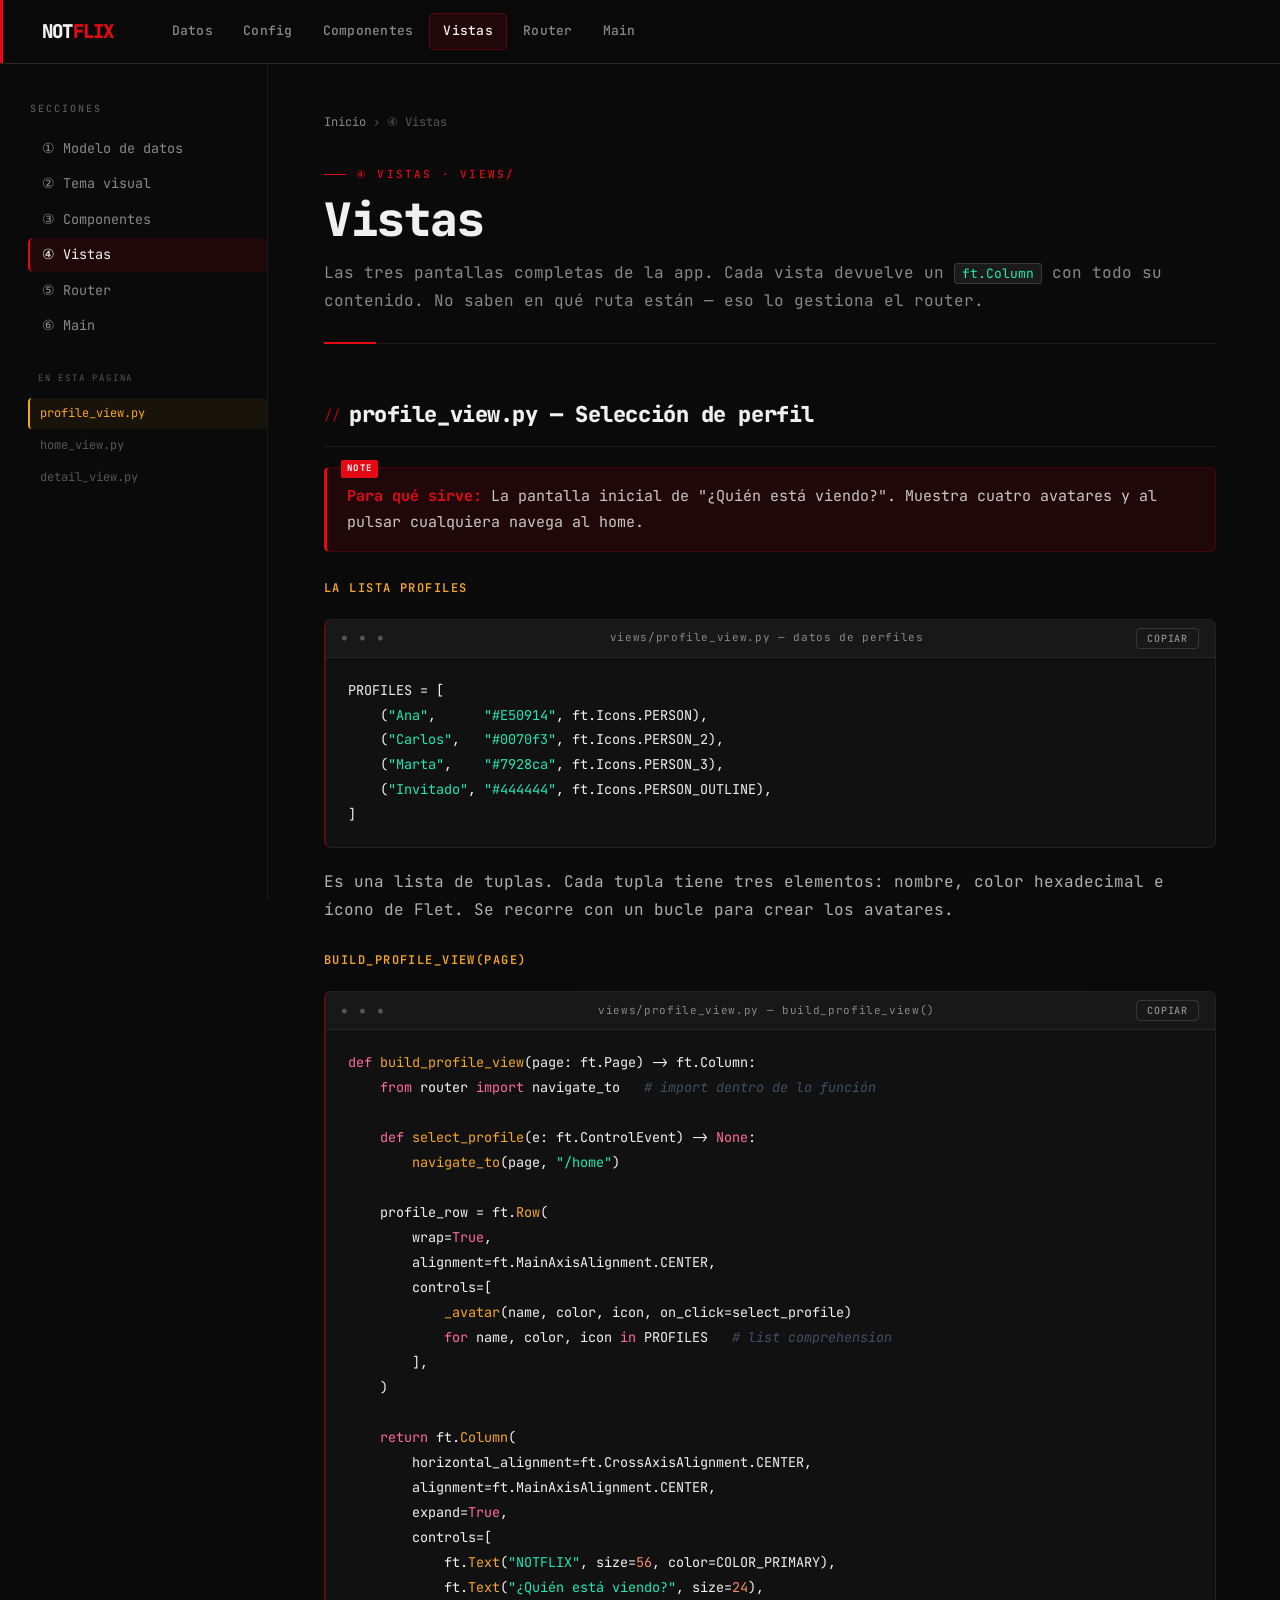
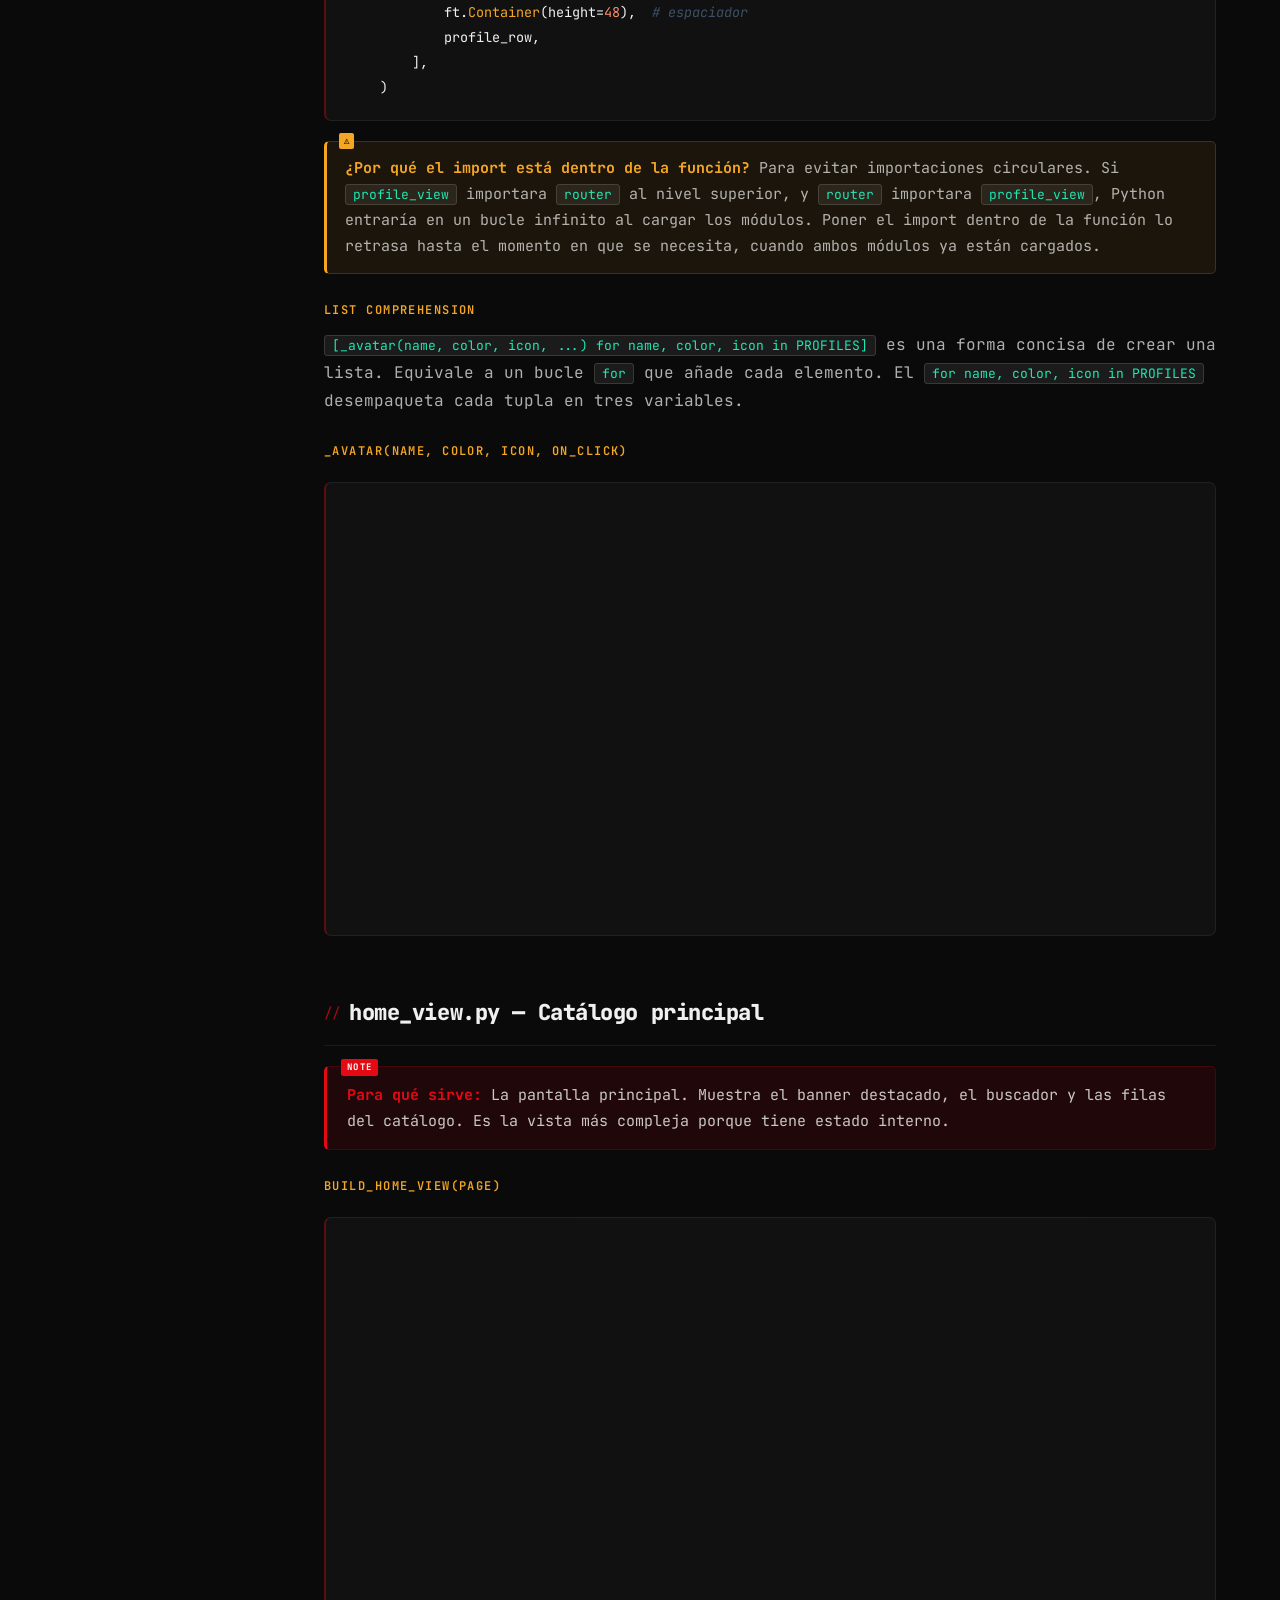
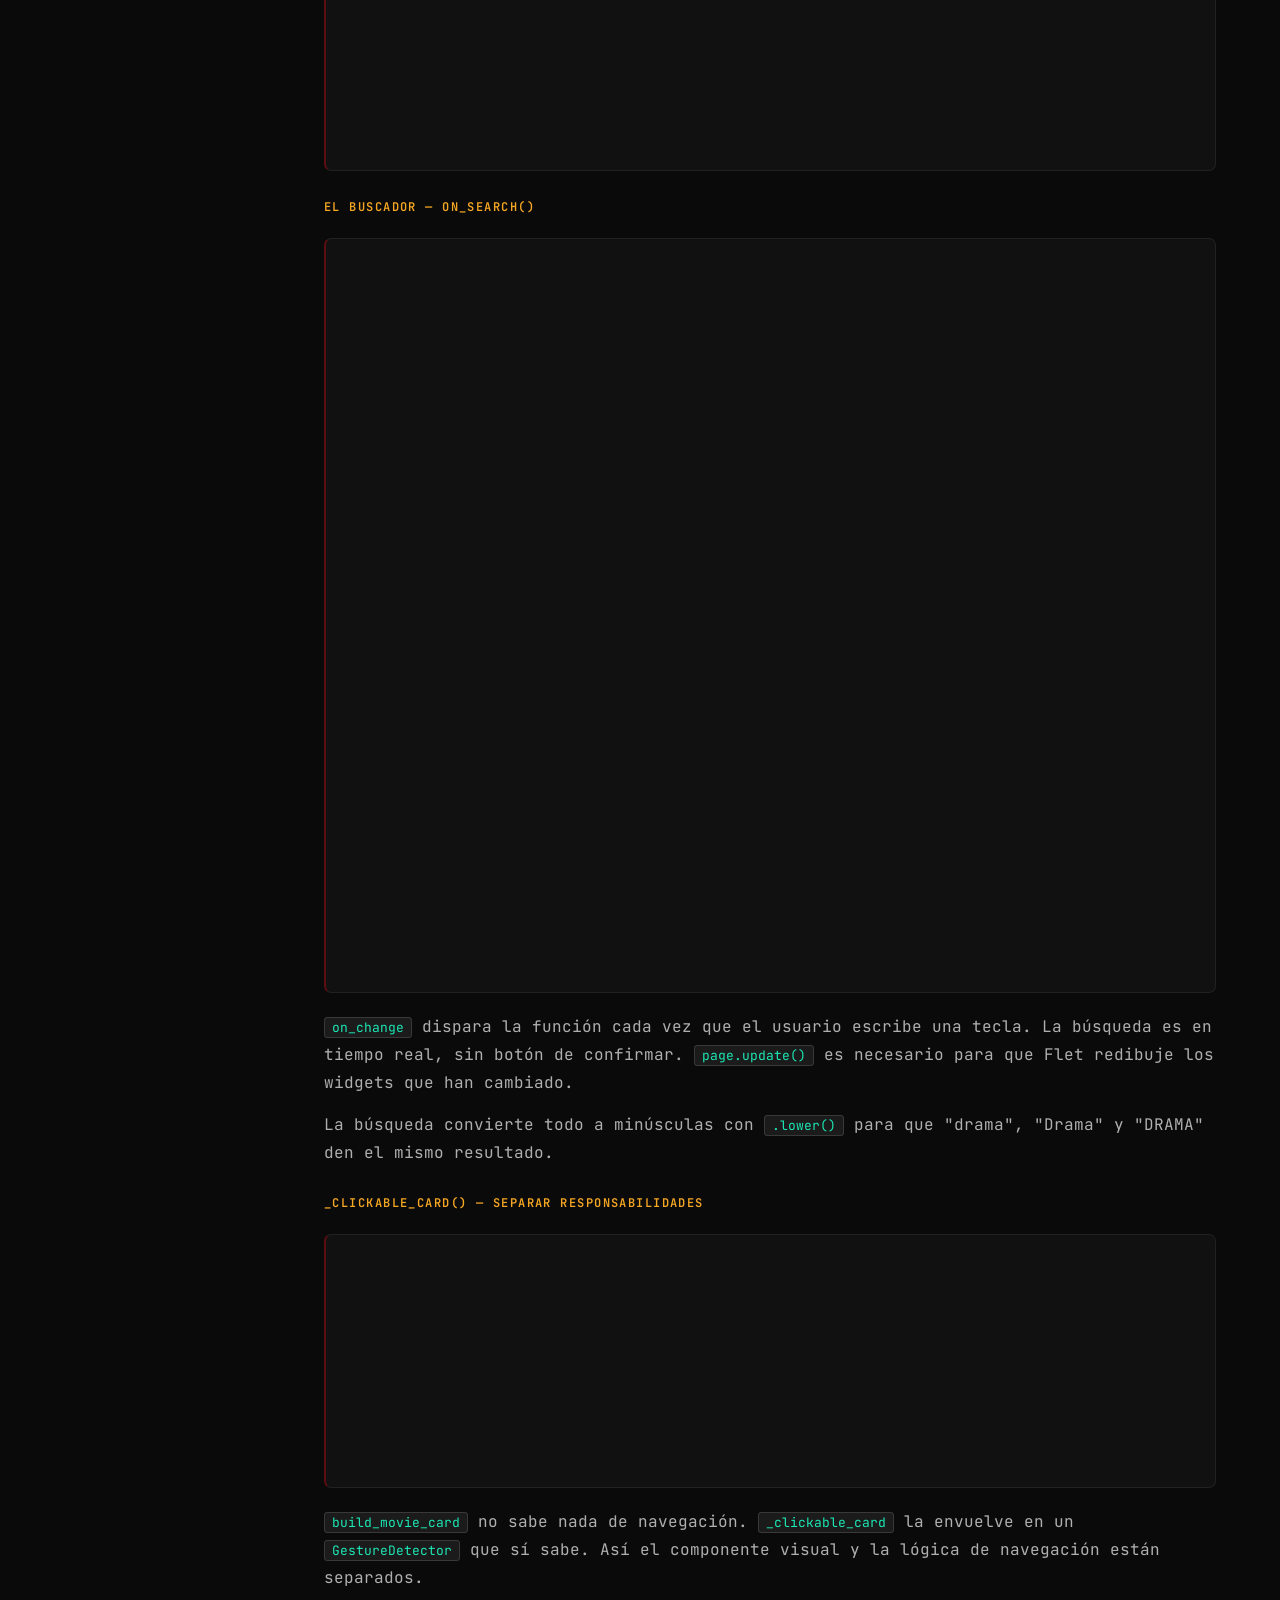
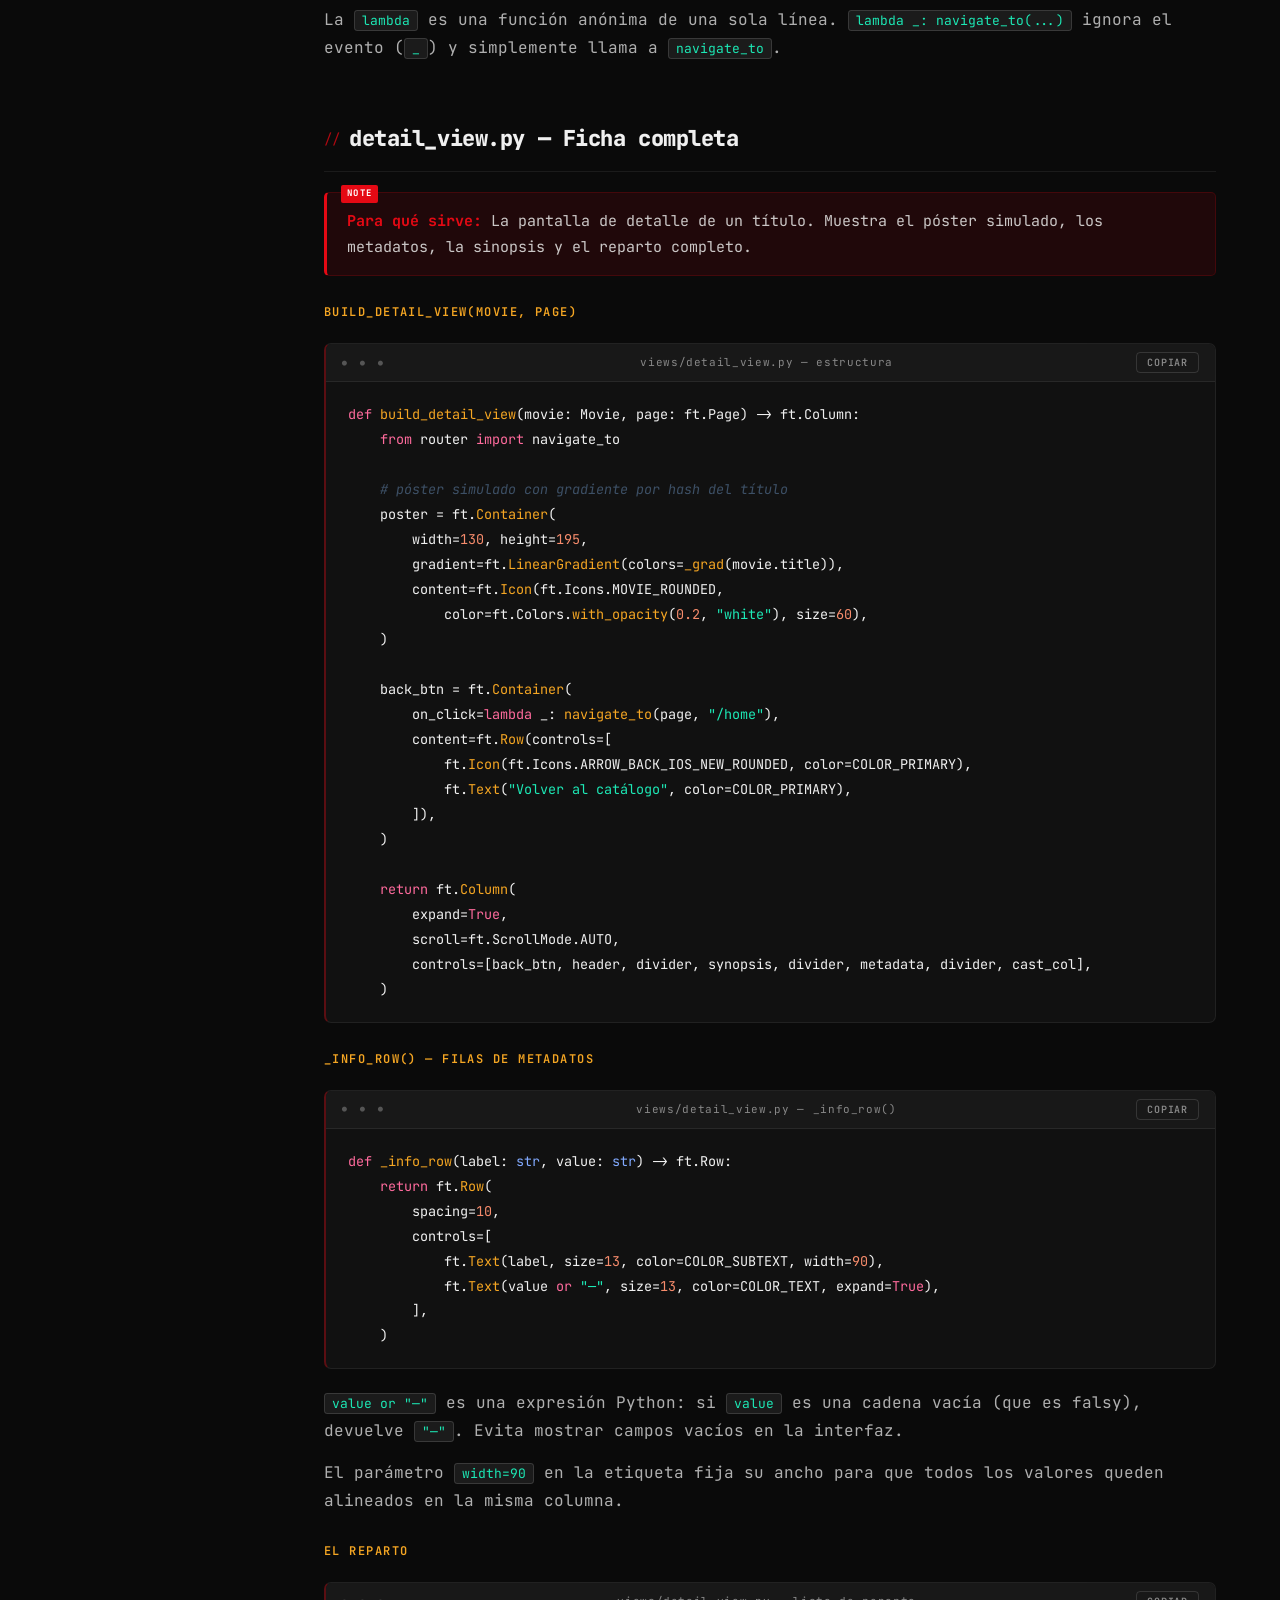
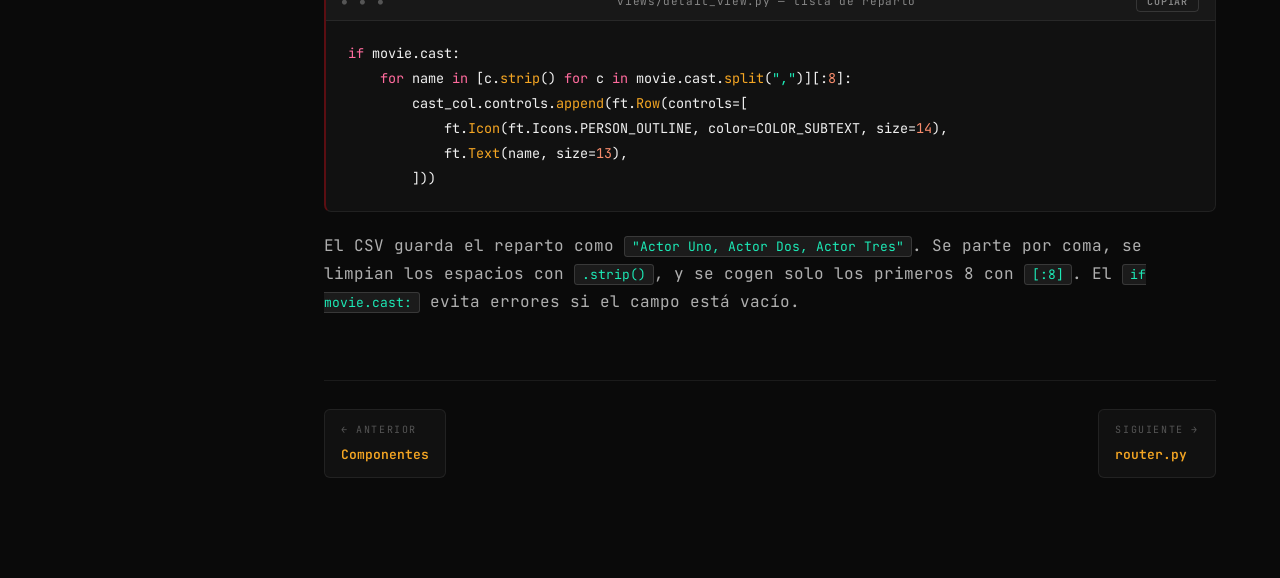
<file: Doc/ES/04-views.html>
<!DOCTYPE html>
<html lang="es">
<head>
<meta charset="UTF-8">
<meta name="viewport" content="width=device-width, initial-scale=1.0">
<title>Vistas — Notflix Docs</title>
<link rel="stylesheet" href="style.css">
</head>
<body>

<nav class="topbar">
  <a href="index.html" class="brand">NOT<em>FLIX</em></a>
  <a href="01-model.html">Datos</a>
  <a href="02-theme.html">Config</a>
  <a href="03-components.html">Componentes</a>
  <a href="04-views.html" class="active">Vistas</a>
  <a href="05-router.html">Router</a>
  <a href="06-main.html">Main</a>
</nav>

<div class="shell">
  <aside class="sidebar">
    <div class="sidebar-label">Secciones</div>
    <nav class="sidebar-nav">
      <a href="01-model.html">① Modelo de datos</a>
      <a href="02-theme.html">② Tema visual</a>
      <a href="03-components.html">③ Componentes</a>
      <a href="04-views.html" class="active">④ Vistas</a>
      <a href="05-router.html">⑤ Router</a>
      <a href="06-main.html">⑥ Main</a>
    </nav>
    <div class="sidebar-toc">
      <div class="sidebar-toc-label">En esta página</div>
      <a href="#s-profile" class="toc-link">profile_view.py</a>
      <a href="#s-home"    class="toc-link">home_view.py</a>
      <a href="#s-detail"  class="toc-link">detail_view.py</a>
    </div>
  </aside>

  <main class="main">
    <div class="breadcrumb"><a href="index.html">Inicio</a><span>›</span>④ Vistas</div>

    <div class="page-header">
      <div class="step">④ vistas · views/</div>
      <h1>Vistas</h1>
      <p>Las tres pantallas completas de la app. Cada vista devuelve un <code>ft.Column</code> con todo su contenido. No saben en qué ruta están — eso lo gestiona el router.</p>
    </div>

    <div class="section" id="s-profile">
      <h2>profile_view.py — Selección de perfil</h2>
      <div class="role-box"><strong>Para qué sirve:</strong> La pantalla inicial de "¿Quién está viendo?". Muestra cuatro avatares y al pulsar cualquiera navega al home.</div>

      <h3>La lista PROFILES</h3>
      <div class="code-block">
        <div class="cb-header"><span>views/profile_view.py — datos de perfiles</span><button class="copy-btn" onclick="copyCode(this)">Copiar</button></div>
        <pre>PROFILES = [
    (<span class="st">"Ana"</span>,      <span class="st">"#E50914"</span>, ft.Icons.PERSON),
    (<span class="st">"Carlos"</span>,   <span class="st">"#0070f3"</span>, ft.Icons.PERSON_2),
    (<span class="st">"Marta"</span>,    <span class="st">"#7928ca"</span>, ft.Icons.PERSON_3),
    (<span class="st">"Invitado"</span>, <span class="st">"#444444"</span>, ft.Icons.PERSON_OUTLINE),
]</pre>
      </div>
      <p>Es una lista de tuplas. Cada tupla tiene tres elementos: nombre, color hexadecimal e ícono de Flet. Se recorre con un bucle para crear los avatares.</p>

      <h3>build_profile_view(page)</h3>
      <div class="code-block">
        <div class="cb-header"><span>views/profile_view.py — build_profile_view()</span><button class="copy-btn" onclick="copyCode(this)">Copiar</button></div>
        <pre><span class="kw">def</span> <span class="fn">build_profile_view</span>(page: ft.Page) -> ft.Column:
    <span class="kw">from</span> router <span class="kw">import</span> navigate_to   <span class="cm"># import dentro de la función</span>

    <span class="kw">def</span> <span class="fn">select_profile</span>(e: ft.ControlEvent) -> <span class="kw">None</span>:
        <span class="fn">navigate_to</span>(page, <span class="st">"/home"</span>)

    profile_row = ft.<span class="fn">Row</span>(
        wrap=<span class="kw">True</span>,
        alignment=ft.MainAxisAlignment.CENTER,
        controls=[
            <span class="fn">_avatar</span>(name, color, icon, on_click=select_profile)
            <span class="kw">for</span> name, color, icon <span class="kw">in</span> PROFILES   <span class="cm"># list comprehension</span>
        ],
    )

    <span class="kw">return</span> ft.<span class="fn">Column</span>(
        horizontal_alignment=ft.CrossAxisAlignment.CENTER,
        alignment=ft.MainAxisAlignment.CENTER,
        expand=<span class="kw">True</span>,
        controls=[
            ft.<span class="fn">Text</span>(<span class="st">"NOTFLIX"</span>, size=<span class="nu">56</span>, color=COLOR_PRIMARY),
            ft.<span class="fn">Text</span>(<span class="st">"¿Quién está viendo?"</span>, size=<span class="nu">24</span>),
            ft.<span class="fn">Container</span>(height=<span class="nu">48</span>),  <span class="cm"># espaciador</span>
            profile_row,
        ],
    )</pre>
      </div>

      <div class="callout"><strong>¿Por qué el import está dentro de la función?</strong> Para evitar importaciones circulares. Si <code>profile_view</code> importara <code>router</code> al nivel superior, y <code>router</code> importara <code>profile_view</code>, Python entraría en un bucle infinito al cargar los módulos. Poner el import dentro de la función lo retrasa hasta el momento en que se necesita, cuando ambos módulos ya están cargados.</div>

      <h3>List comprehension</h3>
      <p><code>[_avatar(name, color, icon, ...) for name, color, icon in PROFILES]</code> es una forma concisa de crear una lista. Equivale a un bucle <code>for</code> que añade cada elemento. El <code>for name, color, icon in PROFILES</code> desempaqueta cada tupla en tres variables.</p>

      <h3>_avatar(name, color, icon, on_click)</h3>
      <div class="code-block">
        <div class="cb-header"><span>views/profile_view.py — _avatar()</span><button class="copy-btn" onclick="copyCode(this)">Copiar</button></div>
        <pre><span class="kw">def</span> <span class="fn">_avatar</span>(name, color, icon, on_click) -> ft.Column:
    <span class="kw">return</span> ft.<span class="fn">Column</span>(
        horizontal_alignment=ft.CrossAxisAlignment.CENTER,
        controls=[
            ft.<span class="fn">Container</span>(
                width=<span class="nu">100</span>, height=<span class="nu">100</span>,
                border_radius=ft.<span class="fn">BorderRadius</span>(<span class="nu">8</span>,<span class="nu">8</span>,<span class="nu">8</span>,<span class="nu">8</span>),
                bgcolor=color,
                on_click=on_click,
                ink=<span class="kw">True</span>,
                content=ft.<span class="fn">Icon</span>(icon, color=<span class="st">"white"</span>, size=<span class="nu">44</span>),
            ),
            ft.<span class="fn">Text</span>(name, size=<span class="nu">15</span>),
        ],
    )</pre>
      </div>
    </div>

    <div class="section" id="s-home">
      <h2>home_view.py — Catálogo principal</h2>
      <div class="role-box"><strong>Para qué sirve:</strong> La pantalla principal. Muestra el banner destacado, el buscador y las filas del catálogo. Es la vista más compleja porque tiene estado interno.</div>

      <h3>build_home_view(page)</h3>
      <div class="code-block">
        <div class="cb-header"><span>views/home_view.py — estructura general</span><button class="copy-btn" onclick="copyCode(this)">Copiar</button></div>
        <pre><span class="kw">def</span> <span class="fn">build_home_view</span>(page: ft.Page) -> ft.Column:
    all_movies  = <span class="fn">load_movies</span>()
    movies_only = [m <span class="kw">for</span> m <span class="kw">in</span> all_movies <span class="kw">if</span> m.type == <span class="st">"Movie"</span>]
    shows_only  = [m <span class="kw">for</span> m <span class="kw">in</span> all_movies <span class="kw">if</span> m.type == <span class="st">"TV Show"</span>]
    featured    = random.<span class="fn">choice</span>(movies_only[:<span class="nu">50</span>])  <span class="cm"># película aleatoria</span>

    <span class="cm"># dos secciones que se alternan:</span>
    catalog_section = ...  <span class="cm"># filas del catálogo (visible por defecto)</span>
    search_section  = ...  <span class="cm"># resultados de búsqueda (oculto por defecto)</span>

    <span class="kw">return</span> ft.<span class="fn">Column</span>(
        scroll=ft.ScrollMode.AUTO,
        controls=[
            <span class="fn">build_hero_banner</span>(featured, on_ver_detalle=ver_detalle),
            search_bar,
            search_section,
            catalog_section,
        ],
    )</pre>
      </div>

      <h3>El buscador — on_search()</h3>
      <div class="code-block">
        <div class="cb-header"><span>views/home_view.py — función de búsqueda</span><button class="copy-btn" onclick="copyCode(this)">Copiar</button></div>
        <pre><span class="kw">def</span> <span class="fn">on_search</span>(e: ft.ControlEvent) -> <span class="kw">None</span>:
    query = e.control.value.<span class="fn">strip</span>().<span class="fn">lower</span>()

    <span class="kw">if not</span> query:
        catalog_section.visible = <span class="kw">True</span>   <span class="cm"># vuelve al catálogo</span>
        search_section.visible  = <span class="kw">False</span>
        results_grid.controls.<span class="fn">clear</span>()
        page.<span class="fn">update</span>()
        <span class="kw">return</span>

    found = [
        m <span class="kw">for</span> m <span class="kw">in</span> all_movies
        <span class="kw">if</span> query <span class="kw">in</span> m.title.<span class="fn">lower</span>()
        <span class="kw">or</span> query <span class="kw">in</span> m.listed_in.<span class="fn">lower</span>()
        <span class="kw">or</span> query <span class="kw">in</span> m.director.<span class="fn">lower</span>()
    ][:<span class="nu">40</span>]   <span class="cm"># máximo 40 resultados</span>

    results_grid.controls   = [<span class="fn">_clickable_card</span>(m, page) <span class="kw">for</span> m <span class="kw">in</span> found]
    no_results.visible      = <span class="fn">len</span>(found) == <span class="nu">0</span>
    catalog_section.visible = <span class="kw">False</span>
    search_section.visible  = <span class="kw">True</span>
    page.<span class="fn">update</span>()    <span class="cm"># refresca la pantalla</span>

search_bar = ft.<span class="fn">TextField</span>(
    hint_text=<span class="st">"Buscar títulos, géneros, directores…"</span>,
    on_change=on_search,   <span class="cm"># se llama en cada tecla</span>
)</pre>
      </div>

      <p><code>on_change</code> dispara la función cada vez que el usuario escribe una tecla. La búsqueda es en tiempo real, sin botón de confirmar. <code>page.update()</code> es necesario para que Flet redibuje los widgets que han cambiado.</p>
      <p>La búsqueda convierte todo a minúsculas con <code>.lower()</code> para que "drama", "Drama" y "DRAMA" den el mismo resultado.</p>

      <h3>_clickable_card() — separar responsabilidades</h3>
      <div class="code-block">
        <div class="cb-header"><span>views/home_view.py — tarjeta con navegación</span><button class="copy-btn" onclick="copyCode(this)">Copiar</button></div>
        <pre><span class="kw">def</span> <span class="fn">_clickable_card</span>(movie: Movie, page: ft.Page) -> ft.GestureDetector:
    <span class="kw">from</span> router <span class="kw">import</span> navigate_to
    <span class="kw">return</span> ft.<span class="fn">GestureDetector</span>(
        mouse_cursor=ft.MouseCursor.CLICK,
        on_tap=<span class="kw">lambda</span> _: <span class="fn">navigate_to</span>(page, <span class="st">f"/detail/{movie.show_id}"</span>),
        content=<span class="fn">build_movie_card</span>(movie, width=<span class="nu">160</span>),
    )</pre>
      </div>
      <p><code>build_movie_card</code> no sabe nada de navegación. <code>_clickable_card</code> la envuelve en un <code>GestureDetector</code> que sí sabe. Así el componente visual y la lógica de navegación están separados.</p>
      <p>La <code>lambda</code> es una función anónima de una sola línea. <code>lambda _: navigate_to(...)</code> ignora el evento (<code>_</code>) y simplemente llama a <code>navigate_to</code>.</p>
    </div>

    <div class="section" id="s-detail">
      <h2>detail_view.py — Ficha completa</h2>
      <div class="role-box"><strong>Para qué sirve:</strong> La pantalla de detalle de un título. Muestra el póster simulado, los metadatos, la sinopsis y el reparto completo.</div>

      <h3>build_detail_view(movie, page)</h3>
      <div class="code-block">
        <div class="cb-header"><span>views/detail_view.py — estructura</span><button class="copy-btn" onclick="copyCode(this)">Copiar</button></div>
        <pre><span class="kw">def</span> <span class="fn">build_detail_view</span>(movie: Movie, page: ft.Page) -> ft.Column:
    <span class="kw">from</span> router <span class="kw">import</span> navigate_to

    <span class="cm"># póster simulado con gradiente por hash del título</span>
    poster = ft.<span class="fn">Container</span>(
        width=<span class="nu">130</span>, height=<span class="nu">195</span>,
        gradient=ft.<span class="fn">LinearGradient</span>(colors=<span class="fn">_grad</span>(movie.title)),
        content=ft.<span class="fn">Icon</span>(ft.Icons.MOVIE_ROUNDED,
            color=ft.Colors.<span class="fn">with_opacity</span>(<span class="nu">0.2</span>, <span class="st">"white"</span>), size=<span class="nu">60</span>),
    )

    back_btn = ft.<span class="fn">Container</span>(
        on_click=<span class="kw">lambda</span> _: <span class="fn">navigate_to</span>(page, <span class="st">"/home"</span>),
        content=ft.<span class="fn">Row</span>(controls=[
            ft.<span class="fn">Icon</span>(ft.Icons.ARROW_BACK_IOS_NEW_ROUNDED, color=COLOR_PRIMARY),
            ft.<span class="fn">Text</span>(<span class="st">"Volver al catálogo"</span>, color=COLOR_PRIMARY),
        ]),
    )

    <span class="kw">return</span> ft.<span class="fn">Column</span>(
        expand=<span class="kw">True</span>,
        scroll=ft.ScrollMode.AUTO,
        controls=[back_btn, header, divider, synopsis, divider, metadata, divider, cast_col],
    )</pre>
      </div>

      <h3>_info_row() — filas de metadatos</h3>
      <div class="code-block">
        <div class="cb-header"><span>views/detail_view.py — _info_row()</span><button class="copy-btn" onclick="copyCode(this)">Copiar</button></div>
        <pre><span class="kw">def</span> <span class="fn">_info_row</span>(label: <span class="py">str</span>, value: <span class="py">str</span>) -> ft.Row:
    <span class="kw">return</span> ft.<span class="fn">Row</span>(
        spacing=<span class="nu">10</span>,
        controls=[
            ft.<span class="fn">Text</span>(label, size=<span class="nu">13</span>, color=COLOR_SUBTEXT, width=<span class="nu">90</span>),
            ft.<span class="fn">Text</span>(value <span class="kw">or</span> <span class="st">"—"</span>, size=<span class="nu">13</span>, color=COLOR_TEXT, expand=<span class="kw">True</span>),
        ],
    )</pre>
      </div>
      <p><code>value or "—"</code> es una expresión Python: si <code>value</code> es una cadena vacía (que es falsy), devuelve <code>"—"</code>. Evita mostrar campos vacíos en la interfaz.</p>
      <p>El parámetro <code>width=90</code> en la etiqueta fija su ancho para que todos los valores queden alineados en la misma columna.</p>

      <h3>El reparto</h3>
      <div class="code-block">
        <div class="cb-header"><span>views/detail_view.py — lista de reparto</span><button class="copy-btn" onclick="copyCode(this)">Copiar</button></div>
        <pre><span class="kw">if</span> movie.cast:
    <span class="kw">for</span> name <span class="kw">in</span> [c.<span class="fn">strip</span>() <span class="kw">for</span> c <span class="kw">in</span> movie.cast.<span class="fn">split</span>(<span class="st">","</span>)][:<span class="nu">8</span>]:
        cast_col.controls.<span class="fn">append</span>(ft.<span class="fn">Row</span>(controls=[
            ft.<span class="fn">Icon</span>(ft.Icons.PERSON_OUTLINE, color=COLOR_SUBTEXT, size=<span class="nu">14</span>),
            ft.<span class="fn">Text</span>(name, size=<span class="nu">13</span>),
        ]))</pre>
      </div>
      <p>El CSV guarda el reparto como <code>"Actor Uno, Actor Dos, Actor Tres"</code>. Se parte por coma, se limpian los espacios con <code>.strip()</code>, y se cogen solo los primeros 8 con <code>[:8]</code>. El <code>if movie.cast:</code> evita errores si el campo está vacío.</p>
    </div>

    <div class="page-nav">
      <a href="03-components.html"><div><span class="nav-label">← Anterior</span><span class="nav-title">Componentes</span></div></a>
      <a href="05-router.html"><div><span class="nav-label">Siguiente →</span><span class="nav-title">router.py</span></div></a>
    </div>
  </main>
</div>

<script>
function copyCode(btn) {
  const pre = btn.closest('.code-block').querySelector('pre');
  navigator.clipboard.writeText(pre.innerText).then(() => {
    btn.textContent = '✓ Copiado'; btn.classList.add('copied');
    setTimeout(() => { btn.textContent = 'Copiar'; btn.classList.remove('copied'); }, 2000);
  });
}
(function () {
  const links = document.querySelectorAll('.toc-link');
  const sections = [...links].map(l => document.querySelector(l.getAttribute('href')));
  function activate() {
    let current = sections[0];
    sections.forEach(s => { if (s && window.scrollY >= s.offsetTop - 84) current = s; });
    links.forEach(l => l.classList.toggle('toc-active', l.getAttribute('href') === '#' + (current && current.id)));
  }
  window.addEventListener('scroll', activate, { passive: true }); activate();
})();
</script>
</body>
</html>
</file>
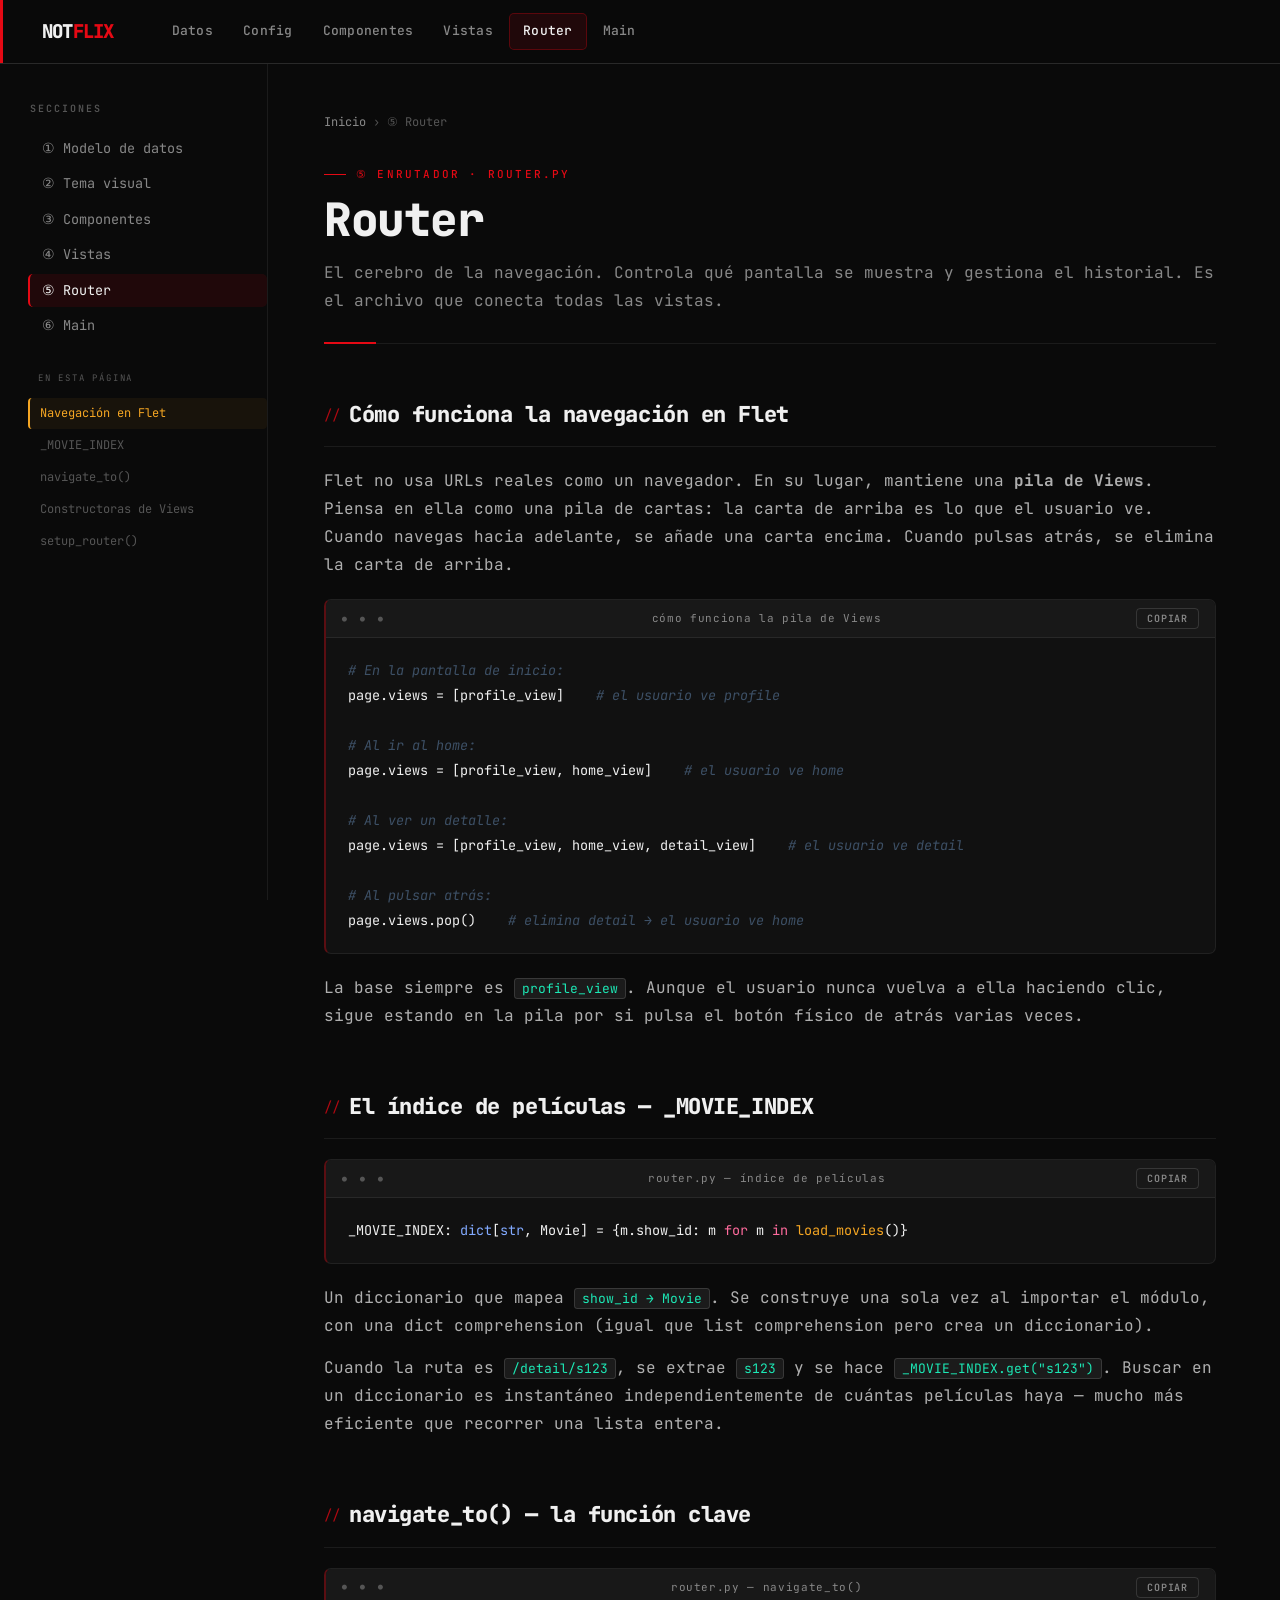
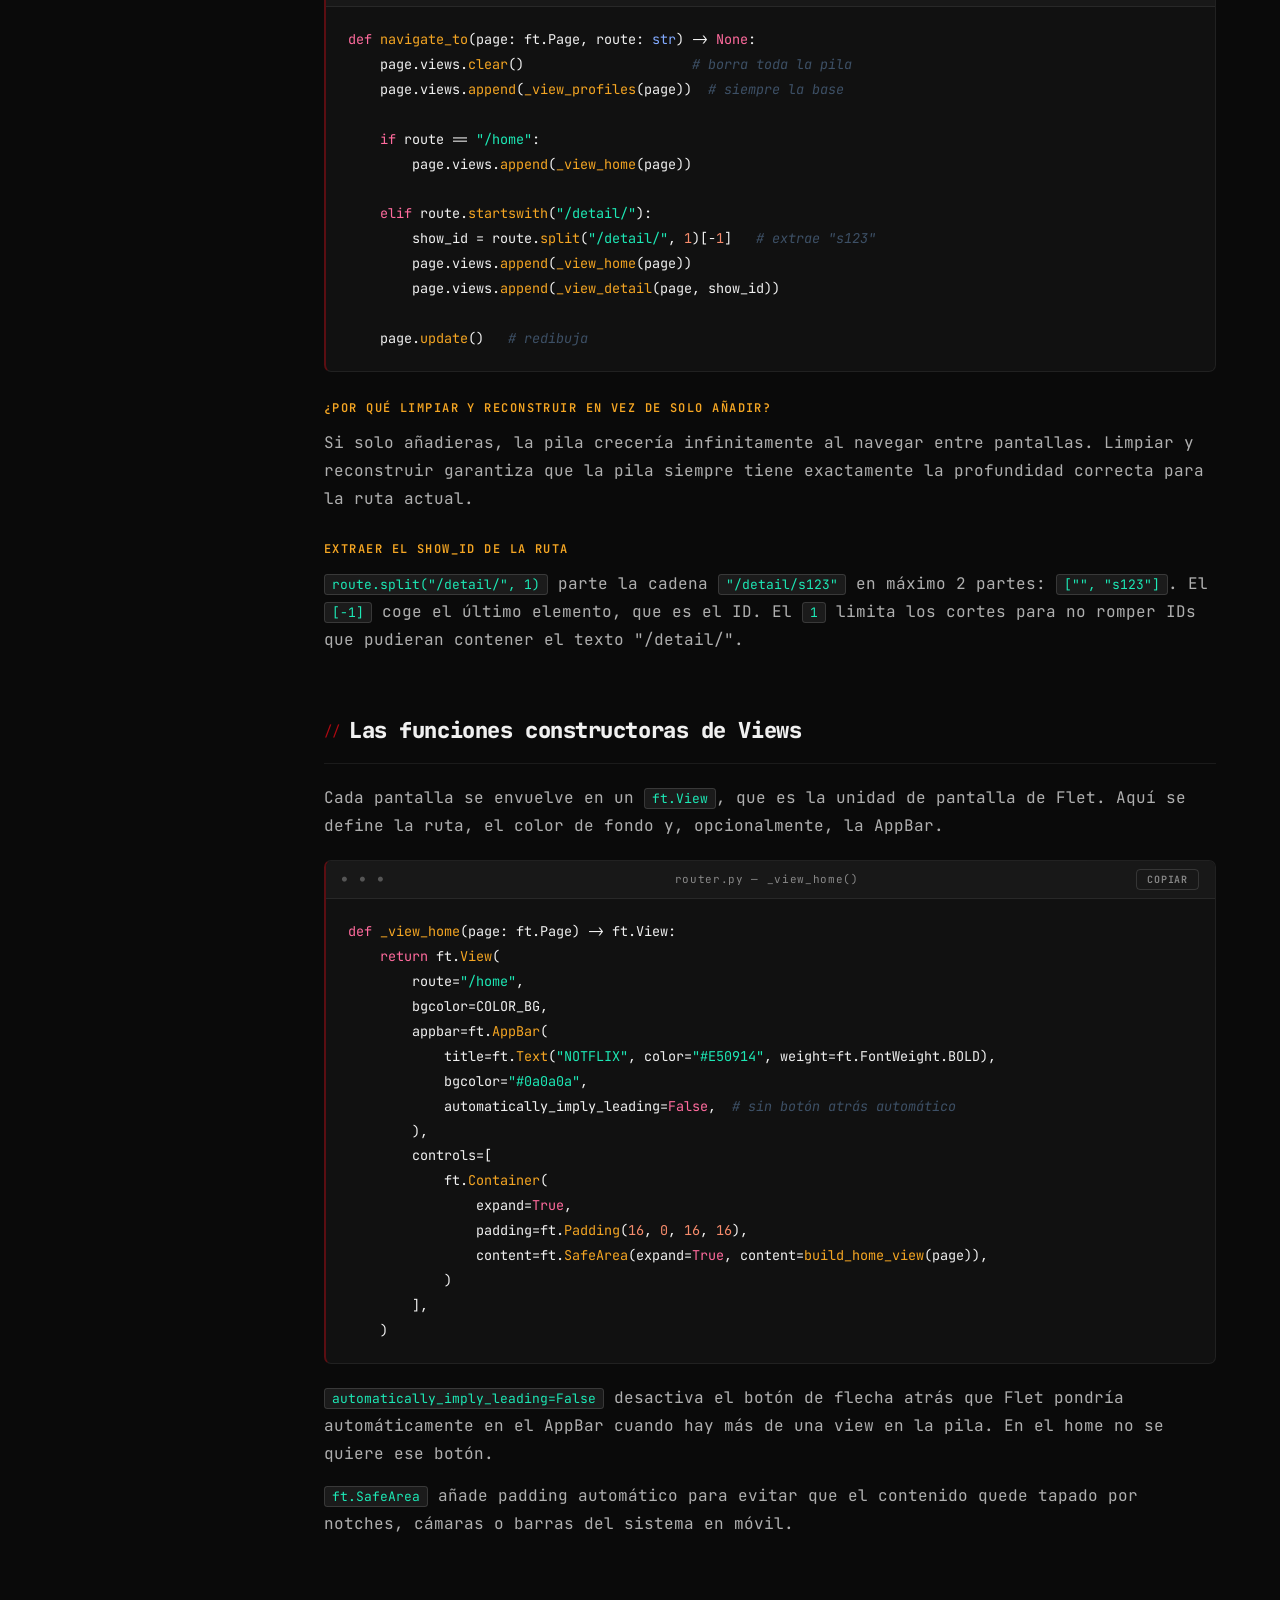
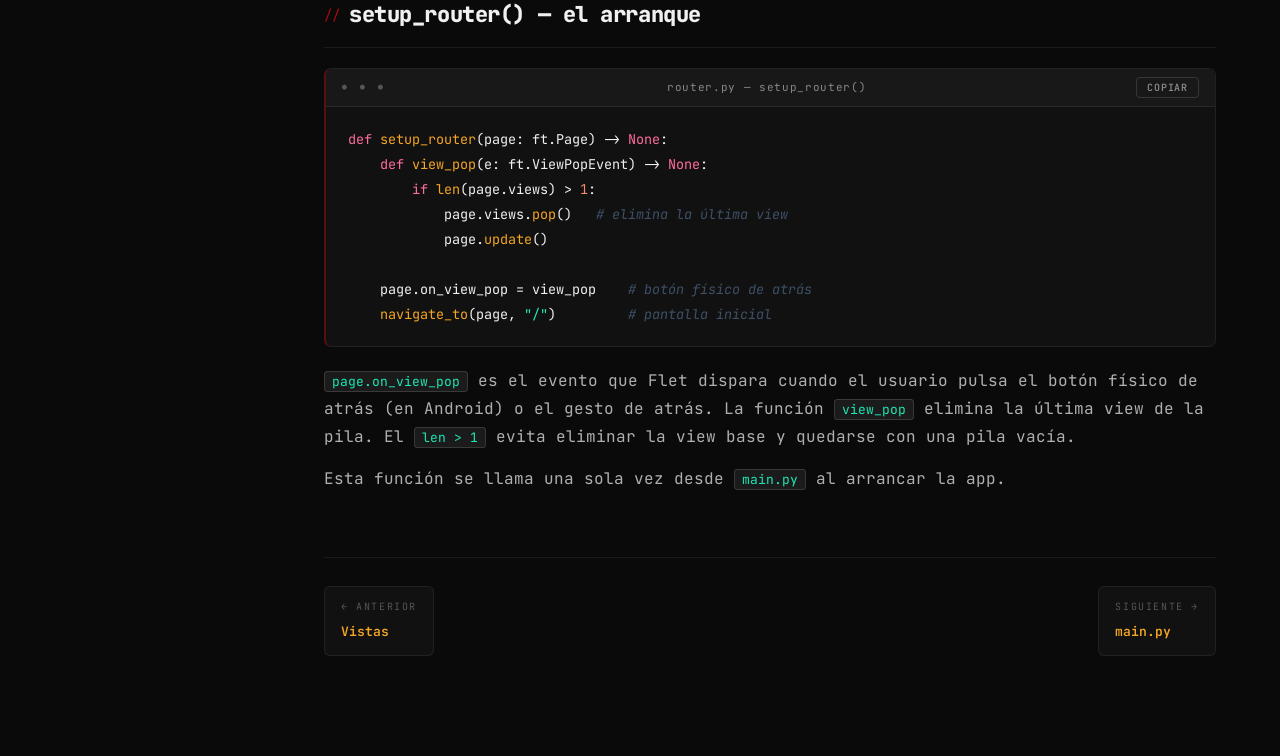
<file: Doc/ES/05-router.html>
<!DOCTYPE html>
<html lang="es">
<head>
<meta charset="UTF-8">
<meta name="viewport" content="width=device-width, initial-scale=1.0">
<title>router.py — Notflix Docs</title>
<link rel="stylesheet" href="style.css">
</head>
<body>

<nav class="topbar">
  <a href="index.html" class="brand">NOT<em>FLIX</em></a>
  <a href="01-model.html">Datos</a>
  <a href="02-theme.html">Config</a>
  <a href="03-components.html">Componentes</a>
  <a href="04-views.html">Vistas</a>
  <a href="05-router.html" class="active">Router</a>
  <a href="06-main.html">Main</a>
</nav>

<div class="shell">
  <aside class="sidebar">
    <div class="sidebar-label">Secciones</div>
    <nav class="sidebar-nav">
      <a href="01-model.html">① Modelo de datos</a>
      <a href="02-theme.html">② Tema visual</a>
      <a href="03-components.html">③ Componentes</a>
      <a href="04-views.html">④ Vistas</a>
      <a href="05-router.html" class="active">⑤ Router</a>
      <a href="06-main.html">⑥ Main</a>
    </nav>
    <div class="sidebar-toc">
      <div class="sidebar-toc-label">En esta página</div>
      <a href="#s-nav"     class="toc-link">Navegación en Flet</a>
      <a href="#s-index"   class="toc-link">_MOVIE_INDEX</a>
      <a href="#s-navigate" class="toc-link">navigate_to()</a>
      <a href="#s-views"   class="toc-link">Constructoras de Views</a>
      <a href="#s-setup"   class="toc-link">setup_router()</a>
    </div>
  </aside>

  <main class="main">
    <div class="breadcrumb"><a href="index.html">Inicio</a><span>›</span>⑤ Router</div>

    <div class="page-header">
      <div class="step">⑤ enrutador · router.py</div>
      <h1>Router</h1>
      <p>El cerebro de la navegación. Controla qué pantalla se muestra y gestiona el historial. Es el archivo que conecta todas las vistas.</p>
    </div>

    <div class="section" id="s-nav">
      <h2>Cómo funciona la navegación en Flet</h2>
      <p>Flet no usa URLs reales como un navegador. En su lugar, mantiene una <strong>pila de Views</strong>. Piensa en ella como una pila de cartas: la carta de arriba es lo que el usuario ve. Cuando navegas hacia adelante, se añade una carta encima. Cuando pulsas atrás, se elimina la carta de arriba.</p>
      <div class="code-block">
        <div class="cb-header"><span>cómo funciona la pila de Views</span><button class="copy-btn" onclick="copyCode(this)">Copiar</button></div>
        <pre><span class="cm"># En la pantalla de inicio:</span>
page.views = [profile_view]    <span class="cm"># el usuario ve profile</span>

<span class="cm"># Al ir al home:</span>
page.views = [profile_view, home_view]    <span class="cm"># el usuario ve home</span>

<span class="cm"># Al ver un detalle:</span>
page.views = [profile_view, home_view, detail_view]    <span class="cm"># el usuario ve detail</span>

<span class="cm"># Al pulsar atrás:</span>
page.views.pop()    <span class="cm"># elimina detail → el usuario ve home</span></pre>
      </div>
      <p>La base siempre es <code>profile_view</code>. Aunque el usuario nunca vuelva a ella haciendo clic, sigue estando en la pila por si pulsa el botón físico de atrás varias veces.</p>
    </div>

    <div class="section" id="s-index">
      <h2>El índice de películas — _MOVIE_INDEX</h2>
      <div class="code-block">
        <div class="cb-header"><span>router.py — índice de películas</span><button class="copy-btn" onclick="copyCode(this)">Copiar</button></div>
        <pre>_MOVIE_INDEX: <span class="py">dict</span>[<span class="py">str</span>, Movie] = {m.show_id: m <span class="kw">for</span> m <span class="kw">in</span> <span class="fn">load_movies</span>()}</pre>
      </div>
      <p>Un diccionario que mapea <code>show_id → Movie</code>. Se construye una sola vez al importar el módulo, con una dict comprehension (igual que list comprehension pero crea un diccionario).</p>
      <p>Cuando la ruta es <code>/detail/s123</code>, se extrae <code>s123</code> y se hace <code>_MOVIE_INDEX.get("s123")</code>. Buscar en un diccionario es instantáneo independientemente de cuántas películas haya — mucho más eficiente que recorrer una lista entera.</p>
    </div>

    <div class="section" id="s-navigate">
      <h2>navigate_to() — la función clave</h2>
      <div class="code-block">
        <div class="cb-header"><span>router.py — navigate_to()</span><button class="copy-btn" onclick="copyCode(this)">Copiar</button></div>
        <pre><span class="kw">def</span> <span class="fn">navigate_to</span>(page: ft.Page, route: <span class="py">str</span>) -> <span class="kw">None</span>:
    page.views.<span class="fn">clear</span>()                     <span class="cm"># borra toda la pila</span>
    page.views.<span class="fn">append</span>(<span class="fn">_view_profiles</span>(page))  <span class="cm"># siempre la base</span>

    <span class="kw">if</span> route == <span class="st">"/home"</span>:
        page.views.<span class="fn">append</span>(<span class="fn">_view_home</span>(page))

    <span class="kw">elif</span> route.<span class="fn">startswith</span>(<span class="st">"/detail/"</span>):
        show_id = route.<span class="fn">split</span>(<span class="st">"/detail/"</span>, <span class="nu">1</span>)[-<span class="nu">1</span>]   <span class="cm"># extrae "s123"</span>
        page.views.<span class="fn">append</span>(<span class="fn">_view_home</span>(page))
        page.views.<span class="fn">append</span>(<span class="fn">_view_detail</span>(page, show_id))

    page.<span class="fn">update</span>()   <span class="cm"># redibuja</span></pre>
      </div>

      <h3>¿Por qué limpiar y reconstruir en vez de solo añadir?</h3>
      <p>Si solo añadieras, la pila crecería infinitamente al navegar entre pantallas. Limpiar y reconstruir garantiza que la pila siempre tiene exactamente la profundidad correcta para la ruta actual.</p>

      <h3>Extraer el show_id de la ruta</h3>
      <p><code>route.split("/detail/", 1)</code> parte la cadena <code>"/detail/s123"</code> en máximo 2 partes: <code>["", "s123"]</code>. El <code>[-1]</code> coge el último elemento, que es el ID. El <code>1</code> limita los cortes para no romper IDs que pudieran contener el texto "/detail/".</p>
    </div>

    <div class="section" id="s-views">
      <h2>Las funciones constructoras de Views</h2>
      <p>Cada pantalla se envuelve en un <code>ft.View</code>, que es la unidad de pantalla de Flet. Aquí se define la ruta, el color de fondo y, opcionalmente, la AppBar.</p>
      <div class="code-block">
        <div class="cb-header"><span>router.py — _view_home()</span><button class="copy-btn" onclick="copyCode(this)">Copiar</button></div>
        <pre><span class="kw">def</span> <span class="fn">_view_home</span>(page: ft.Page) -> ft.View:
    <span class="kw">return</span> ft.<span class="fn">View</span>(
        route=<span class="st">"/home"</span>,
        bgcolor=COLOR_BG,
        appbar=ft.<span class="fn">AppBar</span>(
            title=ft.<span class="fn">Text</span>(<span class="st">"NOTFLIX"</span>, color=<span class="st">"#E50914"</span>, weight=ft.FontWeight.BOLD),
            bgcolor=<span class="st">"#0a0a0a"</span>,
            automatically_imply_leading=<span class="kw">False</span>,  <span class="cm"># sin botón atrás automático</span>
        ),
        controls=[
            ft.<span class="fn">Container</span>(
                expand=<span class="kw">True</span>,
                padding=ft.<span class="fn">Padding</span>(<span class="nu">16</span>, <span class="nu">0</span>, <span class="nu">16</span>, <span class="nu">16</span>),
                content=ft.<span class="fn">SafeArea</span>(expand=<span class="kw">True</span>, content=<span class="fn">build_home_view</span>(page)),
            )
        ],
    )</pre>
      </div>
      <p><code>automatically_imply_leading=False</code> desactiva el botón de flecha atrás que Flet pondría automáticamente en el AppBar cuando hay más de una view en la pila. En el home no se quiere ese botón.</p>
      <p><code>ft.SafeArea</code> añade padding automático para evitar que el contenido quede tapado por notches, cámaras o barras del sistema en móvil.</p>
    </div>

    <div class="section" id="s-setup">
      <h2>setup_router() — el arranque</h2>
      <div class="code-block">
        <div class="cb-header"><span>router.py — setup_router()</span><button class="copy-btn" onclick="copyCode(this)">Copiar</button></div>
        <pre><span class="kw">def</span> <span class="fn">setup_router</span>(page: ft.Page) -> <span class="kw">None</span>:
    <span class="kw">def</span> <span class="fn">view_pop</span>(e: ft.ViewPopEvent) -> <span class="kw">None</span>:
        <span class="kw">if</span> <span class="fn">len</span>(page.views) > <span class="nu">1</span>:
            page.views.<span class="fn">pop</span>()   <span class="cm"># elimina la última view</span>
            page.<span class="fn">update</span>()

    page.on_view_pop = view_pop    <span class="cm"># botón físico de atrás</span>
    <span class="fn">navigate_to</span>(page, <span class="st">"/"</span>)         <span class="cm"># pantalla inicial</span></pre>
      </div>
      <p><code>page.on_view_pop</code> es el evento que Flet dispara cuando el usuario pulsa el botón físico de atrás (en Android) o el gesto de atrás. La función <code>view_pop</code> elimina la última view de la pila. El <code>len > 1</code> evita eliminar la view base y quedarse con una pila vacía.</p>
      <p>Esta función se llama una sola vez desde <code>main.py</code> al arrancar la app.</p>
    </div>

    <div class="page-nav">
      <a href="04-views.html"><div><span class="nav-label">← Anterior</span><span class="nav-title">Vistas</span></div></a>
      <a href="06-main.html"><div><span class="nav-label">Siguiente →</span><span class="nav-title">main.py</span></div></a>
    </div>
  </main>
</div>

<script>
function copyCode(btn) {
  const pre = btn.closest('.code-block').querySelector('pre');
  navigator.clipboard.writeText(pre.innerText).then(() => {
    btn.textContent = '✓ Copiado'; btn.classList.add('copied');
    setTimeout(() => { btn.textContent = 'Copiar'; btn.classList.remove('copied'); }, 2000);
  });
}
(function () {
  const links = document.querySelectorAll('.toc-link');
  const sections = [...links].map(l => document.querySelector(l.getAttribute('href')));
  function activate() {
    let current = sections[0];
    sections.forEach(s => { if (s && window.scrollY >= s.offsetTop - 84) current = s; });
    links.forEach(l => l.classList.toggle('toc-active', l.getAttribute('href') === '#' + (current && current.id)));
  }
  window.addEventListener('scroll', activate, { passive: true }); activate();
})();
</script>
</body>
</html>
</file>
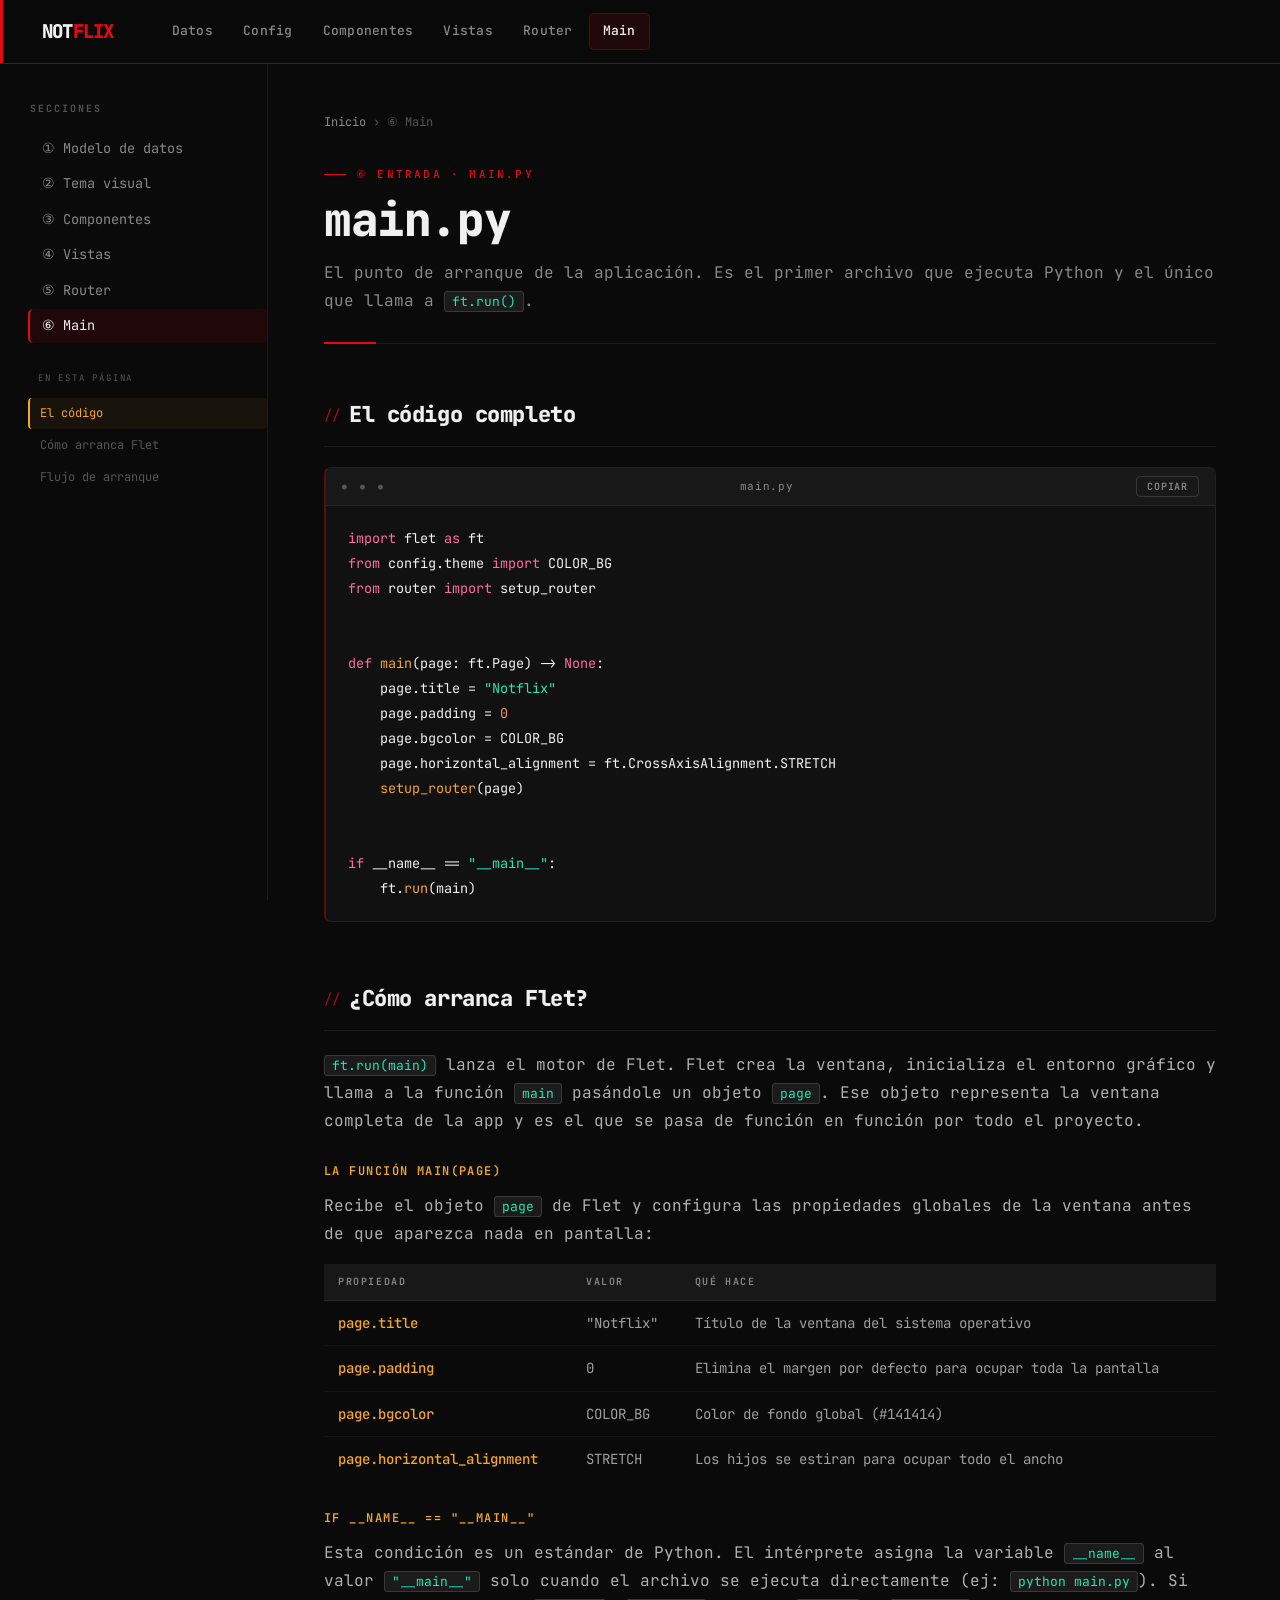
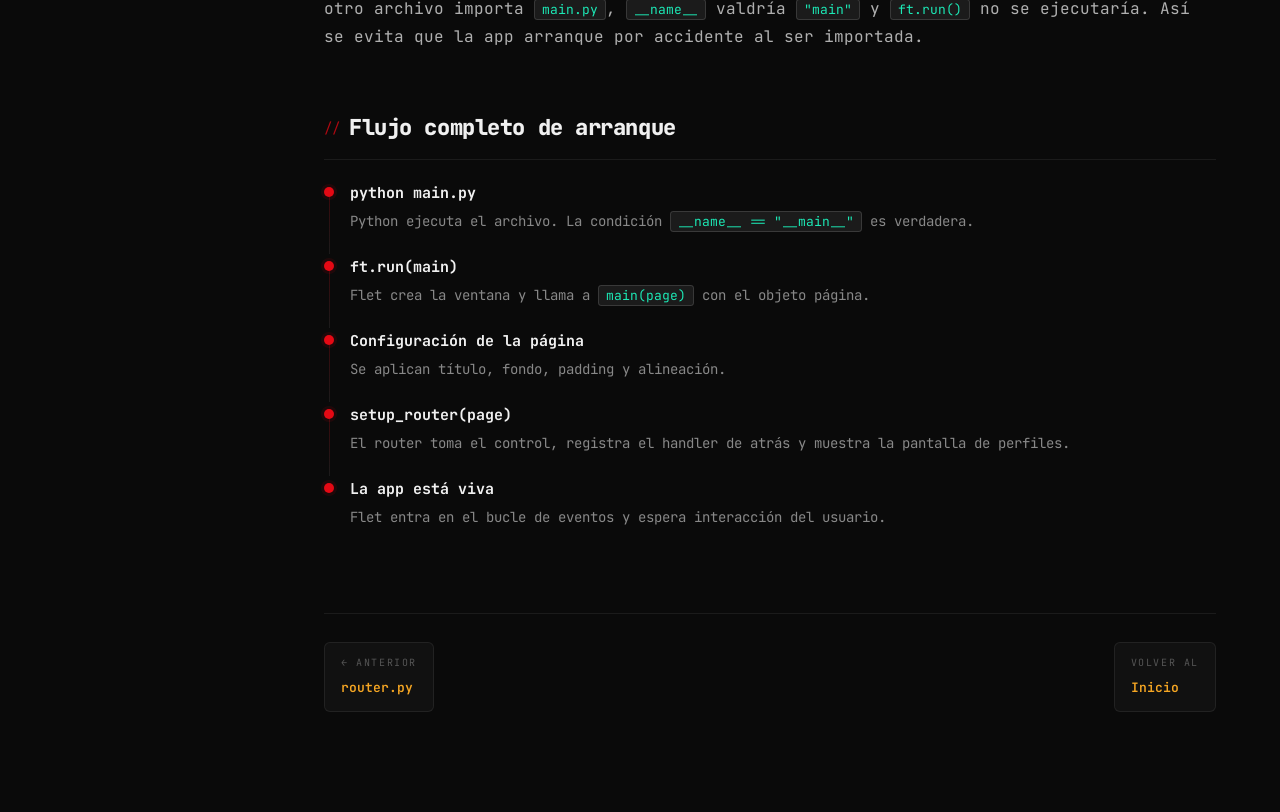
<file: Doc/ES/06-main.html>
<!DOCTYPE html>
<html lang="es">
<head>
<meta charset="UTF-8">
<meta name="viewport" content="width=device-width, initial-scale=1.0">
<title>main.py — Notflix Docs</title>
<link rel="stylesheet" href="style.css">
</head>
<body>

<nav class="topbar">
  <a href="index.html" class="brand">NOT<em>FLIX</em></a>
  <a href="01-model.html">Datos</a>
  <a href="02-theme.html">Config</a>
  <a href="03-components.html">Componentes</a>
  <a href="04-views.html">Vistas</a>
  <a href="05-router.html">Router</a>
  <a href="06-main.html" class="active">Main</a>
</nav>

<div class="shell">
  <aside class="sidebar">
    <div class="sidebar-label">Secciones</div>
    <nav class="sidebar-nav">
      <a href="01-model.html">① Modelo de datos</a>
      <a href="02-theme.html">② Tema visual</a>
      <a href="03-components.html">③ Componentes</a>
      <a href="04-views.html">④ Vistas</a>
      <a href="05-router.html">⑤ Router</a>
      <a href="06-main.html" class="active">⑥ Main</a>
    </nav>
    <div class="sidebar-toc">
      <div class="sidebar-toc-label">En esta página</div>
      <a href="#s-code"   class="toc-link">El código</a>
      <a href="#s-how"    class="toc-link">Cómo arranca Flet</a>
      <a href="#s-flow"   class="toc-link">Flujo de arranque</a>
    </div>
  </aside>

  <main class="main">
    <div class="breadcrumb"><a href="index.html">Inicio</a><span>›</span>⑥ Main</div>

    <div class="page-header">
      <div class="step">⑥ entrada · main.py</div>
      <h1>main.py</h1>
      <p>El punto de arranque de la aplicación. Es el primer archivo que ejecuta Python y el único que llama a <code>ft.run()</code>.</p>
    </div>

    <div class="section" id="s-code">
      <h2>El código completo</h2>
      <div class="code-block">
        <div class="cb-header"><span>main.py</span><button class="copy-btn" onclick="copyCode(this)">Copiar</button></div>
        <pre><span class="kw">import</span> flet <span class="kw">as</span> ft
<span class="kw">from</span> config.theme <span class="kw">import</span> COLOR_BG
<span class="kw">from</span> router <span class="kw">import</span> setup_router


<span class="kw">def</span> <span class="fn">main</span>(page: ft.Page) -> <span class="kw">None</span>:
    page.title = <span class="st">"Notflix"</span>
    page.padding = <span class="nu">0</span>
    page.bgcolor = COLOR_BG
    page.horizontal_alignment = ft.CrossAxisAlignment.STRETCH
    <span class="fn">setup_router</span>(page)


<span class="kw">if</span> __name__ == <span class="st">"__main__"</span>:
    ft.<span class="fn">run</span>(main)</pre>
      </div>
    </div>

    <div class="section" id="s-how">
      <h2>¿Cómo arranca Flet?</h2>
      <p><code>ft.run(main)</code> lanza el motor de Flet. Flet crea la ventana, inicializa el entorno gráfico y llama a la función <code>main</code> pasándole un objeto <code>page</code>. Ese objeto representa la ventana completa de la app y es el que se pasa de función en función por todo el proyecto.</p>

      <h3>La función main(page)</h3>
      <p>Recibe el objeto <code>page</code> de Flet y configura las propiedades globales de la ventana antes de que aparezca nada en pantalla:</p>

      <table class="info-table">
        <thead><tr><th>Propiedad</th><th>Valor</th><th>Qué hace</th></tr></thead>
        <tbody>
          <tr><td>page.title</td><td>"Notflix"</td><td>Título de la ventana del sistema operativo</td></tr>
          <tr><td>page.padding</td><td>0</td><td>Elimina el margen por defecto para ocupar toda la pantalla</td></tr>
          <tr><td>page.bgcolor</td><td>COLOR_BG</td><td>Color de fondo global (#141414)</td></tr>
          <tr><td>page.horizontal_alignment</td><td>STRETCH</td><td>Los hijos se estiran para ocupar todo el ancho</td></tr>
        </tbody>
      </table>

      <h3>if __name__ == "__main__"</h3>
      <p>Esta condición es un estándar de Python. El intérprete asigna la variable <code>__name__</code> al valor <code>"__main__"</code> solo cuando el archivo se ejecuta directamente (ej: <code>python main.py</code>). Si otro archivo importa <code>main.py</code>, <code>__name__</code> valdría <code>"main"</code> y <code>ft.run()</code> no se ejecutaría. Así se evita que la app arranque por accidente al ser importada.</p>
    </div>

    <div class="section" id="s-flow">
      <h2>Flujo completo de arranque</h2>
      <div class="flow">
        <div class="flow-step">
          <div class="flow-line"><div class="flow-dot"></div><div class="flow-connector"></div></div>
          <div class="flow-content">
            <strong>python main.py</strong>
            <p>Python ejecuta el archivo. La condición <code>__name__ == "__main__"</code> es verdadera.</p>
          </div>
        </div>
        <div class="flow-step">
          <div class="flow-line"><div class="flow-dot"></div><div class="flow-connector"></div></div>
          <div class="flow-content">
            <strong>ft.run(main)</strong>
            <p>Flet crea la ventana y llama a <code>main(page)</code> con el objeto página.</p>
          </div>
        </div>
        <div class="flow-step">
          <div class="flow-line"><div class="flow-dot"></div><div class="flow-connector"></div></div>
          <div class="flow-content">
            <strong>Configuración de la página</strong>
            <p>Se aplican título, fondo, padding y alineación.</p>
          </div>
        </div>
        <div class="flow-step">
          <div class="flow-line"><div class="flow-dot"></div><div class="flow-connector"></div></div>
          <div class="flow-content">
            <strong>setup_router(page)</strong>
            <p>El router toma el control, registra el handler de atrás y muestra la pantalla de perfiles.</p>
          </div>
        </div>
        <div class="flow-step">
          <div class="flow-line"><div class="flow-dot"></div></div>
          <div class="flow-content">
            <strong>La app está viva</strong>
            <p>Flet entra en el bucle de eventos y espera interacción del usuario.</p>
          </div>
        </div>
      </div>
    </div>

    <div class="page-nav">
      <a href="05-router.html"><div><span class="nav-label">← Anterior</span><span class="nav-title">router.py</span></div></a>
      <a href="index.html"><div><span class="nav-label">Volver al</span><span class="nav-title">Inicio</span></div></a>
    </div>
  </main>
</div>

<script>
function copyCode(btn) {
  const pre = btn.closest('.code-block').querySelector('pre');
  navigator.clipboard.writeText(pre.innerText).then(() => {
    btn.textContent = '✓ Copiado'; btn.classList.add('copied');
    setTimeout(() => { btn.textContent = 'Copiar'; btn.classList.remove('copied'); }, 2000);
  });
}
(function () {
  const links = document.querySelectorAll('.toc-link');
  const sections = [...links].map(l => document.querySelector(l.getAttribute('href')));
  function activate() {
    let current = sections[0];
    sections.forEach(s => { if (s && window.scrollY >= s.offsetTop - 84) current = s; });
    links.forEach(l => l.classList.toggle('toc-active', l.getAttribute('href') === '#' + (current && current.id)));
  }
  window.addEventListener('scroll', activate, { passive: true }); activate();
})();
</script>
</body>
</html>
</file>
<file: Doc/EN/style.css>
@import url('https://fonts.googleapis.com/css2?family=JetBrains+Mono:ital,wght@0,400;0,500;0,700;1,400&family=Syne:wght@400;600;800&display=swap');

/* ─── TOKENS ─────────────────────────────────────────────── */
:root {
  --red:      #E50914;
  --red-dim:  rgba(229,9,20,0.10);
  --red-glow: rgba(229,9,20,0.22);
  --bg:       #0a0a0a;
  --bg2:      #111111;
  --bg3:      #181818;
  --bg4:      #1f1f1f;
  --border:   rgba(255,255,255,0.07);
  --border2:  rgba(255,255,255,0.13);
  --text:     #f0f0f0;
  --muted:    #555;
  --muted2:   #888;
  --teal:     #1de9b6;
  --amber:    #f5a623;
  --purple:   #9b59b6;
  --coral:    #e74c3c;
  --blue:     #3b82f6;
  --font-display: 'JetBrains Mono', monospace;
  --font-mono:    'JetBrains Mono', monospace;
  --nav-h:    64px;
  --sidebar-w: 268px;
}

/* ─── RESET ──────────────────────────────────────────────── */
*, *::before, *::after { box-sizing: border-box; margin: 0; padding: 0; }
html { scroll-behavior: smooth; }

/* ─── BASE ───────────────────────────────────────────────── */
body {
  background: var(--bg);
  color: var(--text);
  font-family: var(--font-display);
  font-size: 16px;
  line-height: 1.75;
  min-height: 100vh;
}

::selection { background: var(--red); color: #fff; }

::-webkit-scrollbar { width: 4px; height: 4px; }
::-webkit-scrollbar-track { background: transparent; }
::-webkit-scrollbar-thumb { background: #333; border-radius: 2px; }
::-webkit-scrollbar-thumb:hover { background: var(--red); }

/* ─── TOPBAR ─────────────────────────────────────────────── */
.topbar {
  position: fixed; top: 0; left: 0; right: 0; z-index: 200;
  height: var(--nav-h);
  background: rgba(10,10,10,0.96);
  border-bottom: 1px solid var(--border2);
  padding: 0 28px;
  display: flex; align-items: center; gap: 2px;
  backdrop-filter: blur(14px);
  -webkit-backdrop-filter: blur(14px);
}
.topbar::before {
  content: '';
  position: absolute; left: 0; top: 0; bottom: 0;
  width: 3px; background: var(--red);
}
.topbar .brand {
  color: var(--text); font-weight: 800; font-size: 19px;
  letter-spacing: -0.04em; text-decoration: none;
  margin-right: 28px;
}
.topbar .brand em { color: var(--red); font-style: normal; }
.topbar a {
  color: var(--muted2); font-size: 13px; font-weight: 500;
  letter-spacing: 0.02em; text-decoration: none;
  padding: 6px 13px; border-radius: 5px;
  border: 1px solid transparent;
  transition: color .15s, background .15s, border-color .15s;
  font-family: var(--font-mono);
}
.topbar a:hover { color: var(--text); background: rgba(255,255,255,0.05); border-color: var(--border2); }
.topbar a.active { color: var(--text); background: var(--red-dim); border-color: rgba(229,9,20,0.3); }

/* ─── SHELL ──────────────────────────────────────────────── */
.shell {
  display: flex;
  padding-top: var(--nav-h);
  min-height: 100vh;
}

/* ─── SIDEBAR ────────────────────────────────────────────── */
.sidebar {
  width: var(--sidebar-w);
  flex-shrink: 0;
  position: sticky;
  top: var(--nav-h);
  height: calc(100vh - var(--nav-h));
  overflow-y: auto;
  padding: 36px 0 36px 28px;
  border-right: 1px solid var(--border);
  display: flex; flex-direction: column; gap: 0;
}
.sidebar::-webkit-scrollbar { width: 2px; }
.sidebar::-webkit-scrollbar-thumb { background: #222; }

.sidebar-label {
  font-size: 10px; letter-spacing: 0.2em; text-transform: uppercase;
  color: var(--muted); font-family: var(--font-mono); font-weight: 600;
  margin-bottom: 14px; padding-left: 2px;
}

/* Sidebar nav links */
.sidebar-nav { display: flex; flex-direction: column; gap: 2px; }

.sidebar-nav a {
  display: flex; align-items: center; gap: 10px;
  font-size: 13.5px; font-family: var(--font-mono);
  color: var(--muted2); text-decoration: none;
  padding: 8px 12px; border-radius: 5px;
  border-left: 2px solid transparent;
  transition: color .15s, background .15s, border-color .15s;
  line-height: 1.3;
  position: relative;
}
.sidebar-nav a:hover { color: var(--text); background: rgba(255,255,255,0.04); }
.sidebar-nav a.active {
  color: var(--text);
  border-left-color: var(--red);
  background: var(--red-dim);
}

/* On-page TOC links (scroll spy) */
.sidebar-toc { margin-top: 28px; display: flex; flex-direction: column; gap: 1px; }
.sidebar-toc-label {
  font-size: 9px; letter-spacing: 0.2em; text-transform: uppercase;
  color: var(--muted); font-family: var(--font-mono);
  margin-bottom: 10px; padding-left: 10px;
}
.sidebar-toc a {
  display: block;
  font-size: 12px; font-family: var(--font-mono);
  color: var(--muted); text-decoration: none;
  padding: 5px 10px; border-radius: 4px;
  border-left: 2px solid transparent;
  transition: color .12s, border-color .12s, background .12s;
  white-space: nowrap; overflow: hidden; text-overflow: ellipsis;
}
.sidebar-toc a:hover { color: var(--muted2); }
.sidebar-toc a.toc-active {
  color: var(--amber);
  border-left-color: var(--amber);
  background: rgba(245,166,35,0.06);
}

/* ─── MAIN CONTENT ───────────────────────────────────────── */
.main {
  flex: 1;
  min-width: 0;
  width: 100%;
  padding: 48px 64px 100px 56px;
}

/* ─── INDEX PAGE SPECIFICS ───────────────────────────────── */
.hero { margin-bottom: 52px; padding-bottom: 36px; border-bottom: 1px solid var(--border); }
.hero .label {
  font-size: 11px; letter-spacing: 0.22em; text-transform: uppercase;
  color: var(--red); margin-bottom: 14px; font-family: var(--font-mono);
}
.hero h1 { font-size: 52px; font-weight: 800; line-height: 1.05; letter-spacing: -0.03em; }
.hero h1 span { color: var(--red); }
.hero p { color: var(--muted2); font-size: 17px; margin-top: 16px; max-width: 560px; }

.cards {
  display: grid; grid-template-columns: 1fr 1fr; gap: 16px;
  margin-bottom: 52px;
}
.card {
  background: var(--bg2); border: 1px solid var(--border);
  border-radius: 12px; padding: 28px;
  text-decoration: none; display: block;
  transition: border-color .25s, background .25s, transform .2s, box-shadow .25s;
  position: relative; overflow: hidden;
  box-shadow: 0 2px 12px rgba(0,0,0,0.4);
}
.card::before {
  content: ''; position: absolute; top: 0; left: 0; right: 0; height: 2px;
  background: var(--accent, var(--muted)); opacity: 0.8;
  transition: opacity .25s;
}
.card::after {
  content: ''; position: absolute; inset: 0;
  background: radial-gradient(ellipse at top left, rgba(255,255,255,0.03) 0%, transparent 60%);
  pointer-events: none;
}
.card:hover {
  background: var(--bg3);
  border-color: rgba(255,255,255,0.18);
  transform: translateY(-3px);
  box-shadow: 0 8px 32px rgba(0,0,0,0.55), 0 0 0 1px rgba(255,255,255,0.06);
}
.card:hover::before { opacity: 1; }
.card .step { font-size: 11px; letter-spacing: 0.15em; text-transform: uppercase; color: var(--muted); margin-bottom: 9px; font-family: var(--font-mono); }
.card h2 { font-size: 18px; font-weight: 700; color: var(--text); margin-bottom: 8px; letter-spacing: -0.02em; }
.card .files { font-family: var(--font-mono); font-size: 13px; color: var(--muted); margin-bottom: 12px; line-height: 2; }
.card p { font-size: 15px; color: var(--muted); margin: 0; line-height: 1.65; }
.card .arrow { position: absolute; bottom: 22px; right: 22px; color: var(--muted); font-size: 17px; transition: color .2s, transform .2s; }
.card:hover .arrow { color: var(--text); transform: translate(2px, -2px); }

.arch h2 { font-size: 13px; font-weight: 600; color: var(--muted); margin-bottom: 16px; letter-spacing: 0.05em; font-family: var(--font-mono); text-transform: uppercase; }
.arch-map {
  background: var(--bg2); border: 1px solid var(--border); border-radius: 8px;
  padding: 22px 26px; font-family: var(--font-mono); font-size: 13px; line-height: 2.1;
}
.arch-map .arr { color: var(--border); }
.t { color: var(--teal); } .a { color: var(--amber); }
.p { color: var(--purple); } .c { color: var(--coral); }
.b { color: var(--blue); } .g { color: #888; }

/* ─── BREADCRUMB ─────────────────────────────────────────── */
.breadcrumb {
  font-size: 12px; font-family: var(--font-mono); color: var(--muted);
  margin-bottom: 32px; display: flex; align-items: center;
}
.breadcrumb a { color: var(--muted2); text-decoration: none; transition: color .12s; }
.breadcrumb a:hover { color: var(--text); }
.breadcrumb span { margin: 0 7px; color: var(--muted); }

/* ─── PAGE HEADER ────────────────────────────────────────── */
.page-header {
  margin-bottom: 52px; padding-bottom: 28px;
  border-bottom: 1px solid var(--border);
  position: relative;
}
.page-header::after {
  content: ''; position: absolute; bottom: -1px; left: 0;
  width: 52px; height: 2px; background: var(--red);
}
.page-header .step {
  font-size: 11px; letter-spacing: 0.2em; text-transform: uppercase;
  color: var(--red); margin-bottom: 12px;
  font-family: var(--font-mono); font-weight: 500;
  display: flex; align-items: center; gap: 10px;
}
.page-header .step::before {
  content: ''; display: inline-block;
  width: 22px; height: 1px; background: var(--red); flex-shrink: 0;
}
.page-header h1 {
  font-size: 46px; font-weight: 800; line-height: 1.05;
  letter-spacing: -0.03em;
}
.page-header p { color: var(--muted2); font-size: 16px; margin-top: 14px; }

/* ─── SECTIONS ───────────────────────────────────────────── */
.section { margin-bottom: 58px; scroll-margin-top: calc(var(--nav-h) + 24px); }
.section h2 {
  font-size: 22px; font-weight: 800; letter-spacing: -0.02em;
  margin-bottom: 20px; padding-bottom: 12px;
  border-bottom: 1px solid var(--border);
  display: flex; align-items: center; gap: 10px;
}
.section h2::before {
  content: '//'; color: var(--red);
  font-family: var(--font-mono); font-size: 14px;
  font-weight: 400; flex-shrink: 0; opacity: 0.75;
}
.section h3 {
  font-size: 12px; font-weight: 600; color: var(--amber);
  margin: 26px 0 10px; font-family: var(--font-mono);
  letter-spacing: 0.12em; text-transform: uppercase;
}

/* ─── TEXT ───────────────────────────────────────────────── */
p { color: rgba(240,240,240,0.72); font-size: 16px; margin-bottom: 14px; }
p:last-child { margin-bottom: 0; }

/* ─── CODE BLOCK ─────────────────────────────────────────── */
.code-block {
  background: var(--bg2);
  border: 1px solid var(--border);
  border-left: 2px solid rgba(229,9,20,0.35);
  border-radius: 7px; overflow: hidden; margin: 20px 0;
  transition: border-left-color .2s;
  position: relative;
}
.code-block:hover { border-left-color: var(--red); }

.code-block .cb-header {
  background: var(--bg3); padding: 8px 16px;
  font-family: var(--font-mono); font-size: 11px;
  letter-spacing: 0.06em; color: var(--muted2);
  border-bottom: 1px solid var(--border);
  display: flex; align-items: center; justify-content: space-between;
}
.code-block .cb-header::before {
  content: '● ● ●'; letter-spacing: 4px; font-size: 8px;
  color: var(--muted); margin-right: 10px;
}

/* Copy button */
.copy-btn {
  font-family: var(--font-mono); font-size: 10px; font-weight: 600;
  letter-spacing: 0.08em; text-transform: uppercase;
  color: var(--muted2); background: transparent;
  border: 1px solid var(--border2); border-radius: 4px;
  padding: 3px 10px; cursor: pointer;
  transition: color .15s, border-color .15s, background .15s;
  flex-shrink: 0;
}
.copy-btn:hover { color: var(--text); border-color: rgba(255,255,255,0.25); background: rgba(255,255,255,0.05); }
.copy-btn.copied { color: var(--teal); border-color: rgba(29,233,182,0.35); background: rgba(29,233,182,0.07); }

.code-block pre {
  padding: 20px 22px; font-family: var(--font-mono);
  font-size: 13.5px; line-height: 1.85;
  overflow-x: auto; color: var(--text);
}

/* Syntax */
.kw  { color: #ff6b9d; }
.fn  { color: var(--amber); }
.st  { color: var(--teal); }
.cm  { color: #3d5066; font-style: italic; }
.py  { color: #82aaff; }
.nu  { color: #f78c6c; }

/* ─── INLINE CODE ────────────────────────────────────────── */
code {
  font-family: var(--font-mono); font-size: 13px;
  background: rgba(255,255,255,0.07); border: 1px solid var(--border2);
  padding: 1px 7px; border-radius: 3px; color: var(--teal);
}

/* ─── ROLE BOX ───────────────────────────────────────────── */
.role-box {
  background: var(--red-dim); border: 1px solid rgba(229,9,20,0.18);
  border-left: 3px solid var(--red); border-radius: 5px;
  padding: 15px 20px; margin-bottom: 20px;
  font-size: 15px; color: rgba(240,240,240,0.82);
  position: relative;
}
.role-box::before {
  content: 'NOTE'; position: absolute; top: -8px; left: 14px;
  background: var(--red); color: #fff;
  font-family: var(--font-mono); font-size: 9px; font-weight: 700;
  letter-spacing: 0.15em; padding: 1px 6px; border-radius: 2px;
}
.role-box strong { color: var(--red); }

/* ─── CALLOUT ────────────────────────────────────────────── */
.callout {
  background: rgba(245,166,35,0.07); border: 1px solid rgba(245,166,35,0.2);
  border-left: 3px solid var(--amber); border-radius: 5px;
  padding: 13px 18px; font-size: 15px;
  color: rgba(240,240,240,0.72); margin: 16px 0; position: relative;
}
.callout::before {
  content: '⚠'; position: absolute; top: -9px; left: 12px;
  background: var(--amber); color: #000;
  font-size: 9px; font-weight: 700; padding: 1px 5px;
  border-radius: 2px; line-height: 1.6;
}
.callout strong { color: var(--amber); }

/* ─── TABLE ──────────────────────────────────────────────── */
.info-table { width: 100%; border-collapse: collapse; font-size: 14px; margin: 16px 0; font-family: var(--font-mono); }
.info-table th {
  text-align: left; font-size: 10px; letter-spacing: 0.16em;
  text-transform: uppercase; color: var(--muted2);
  padding: 9px 14px; border-bottom: 1px solid var(--border2);
  font-weight: 600; background: var(--bg3);
}
.info-table td {
  padding: 10px 14px; border-bottom: 1px solid rgba(255,255,255,0.04);
  vertical-align: top; color: rgba(240,240,240,0.65);
}
.info-table td:first-child { color: var(--amber); white-space: nowrap; font-weight: 500; }
.info-table tr:last-child td { border-bottom: none; }
.info-table tbody tr { transition: background .1s; }
.info-table tbody tr:hover { background: rgba(255,255,255,0.025); }
.info-table tbody tr:hover td { color: var(--text); }

/* ─── FLOW ───────────────────────────────────────────────── */
.flow { display: flex; flex-direction: column; margin: 18px 0; }
.flow-step { display: flex; gap: 16px; }
.flow-line { display: flex; flex-direction: column; align-items: center; flex-shrink: 0; }
.flow-dot {
  width: 10px; height: 10px; border-radius: 50%;
  background: var(--red); margin-top: 7px; flex-shrink: 0;
  box-shadow: 0 0 0 3px var(--red-dim); transition: box-shadow .2s;
}
.flow-step:hover .flow-dot { box-shadow: 0 0 0 5px var(--red-glow); }
.flow-connector {
  width: 1px; flex: 1;
  background: linear-gradient(to bottom, var(--red-glow), var(--border));
  min-height: 16px;
}
.flow-content { padding-bottom: 20px; }
.flow-content strong { font-size: 15px; color: var(--text); display: block; margin-bottom: 3px; font-weight: 700; }
.flow-content p { font-size: 14px; color: var(--muted2); margin: 0; }

/* ─── PAGE NAV ───────────────────────────────────────────── */
.page-nav {
  display: flex; justify-content: space-between;
  margin-top: 64px; padding-top: 28px; border-top: 1px solid var(--border);
}
.page-nav a {
  display: flex; align-items: center; gap: 10px;
  text-decoration: none; color: var(--muted2); font-size: 14px;
  font-family: var(--font-mono); padding: 11px 16px;
  border: 1px solid var(--border); border-radius: 6px; background: var(--bg2);
  transition: border-color .15s, background .15s, color .15s, transform .1s;
}
.page-nav a:hover { border-color: var(--red); background: var(--red-dim); color: var(--text); transform: translateY(-1px); }
.page-nav .nav-label { font-size: 10px; letter-spacing: 0.16em; text-transform: uppercase; color: var(--muted); display: block; margin-bottom: 3px; }
.page-nav .nav-title { color: var(--amber); font-family: var(--font-mono); font-size: 13px; font-weight: 600; }

/* ─── ANIMATIONS ─────────────────────────────────────────── */
@keyframes fade-up {
  from { opacity: 0; transform: translateY(8px); }
  to   { opacity: 1; transform: translateY(0); }
}
.page-header { animation: fade-up .35s ease both; }
.section { animation: fade-up .35s ease both; }
.section:nth-child(2) { animation-delay: .05s; }
.section:nth-child(3) { animation-delay: .10s; }
.section:nth-child(4) { animation-delay: .15s; }
.section:nth-child(5) { animation-delay: .20s; }
.section:nth-child(6) { animation-delay: .25s; }

/* ─── FOCUS ──────────────────────────────────────────────── */
:focus-visible { outline: 2px solid var(--red); outline-offset: 3px; border-radius: 3px; }

/* ─── UTILITIES ──────────────────────────────────────────── */
.tag {
  display: inline-flex; align-items: center;
  background: rgba(29,233,182,0.08); border: 1px solid rgba(29,233,182,0.2);
  color: var(--teal); font-family: var(--font-mono); font-size: 11px;
  font-weight: 600; letter-spacing: 0.08em;
  padding: 2px 9px; border-radius: 3px; text-transform: uppercase;
}
.tag-red { background: var(--red-dim); border-color: rgba(229,9,20,0.25); color: #ff6b6b; }
</file>
<file: Doc/ES/style.css>
@import url('https://fonts.googleapis.com/css2?family=JetBrains+Mono:ital,wght@0,400;0,500;0,700;1,400&family=Syne:wght@400;600;800&display=swap');

/* ─── TOKENS ─────────────────────────────────────────────── */
:root {
  --red:      #E50914;
  --red-dim:  rgba(229,9,20,0.10);
  --red-glow: rgba(229,9,20,0.22);
  --bg:       #0a0a0a;
  --bg2:      #111111;
  --bg3:      #181818;
  --bg4:      #1f1f1f;
  --border:   rgba(255,255,255,0.07);
  --border2:  rgba(255,255,255,0.13);
  --text:     #f0f0f0;
  --muted:    #555;
  --muted2:   #888;
  --teal:     #1de9b6;
  --amber:    #f5a623;
  --purple:   #9b59b6;
  --coral:    #e74c3c;
  --blue:     #3b82f6;
  --font-display: 'JetBrains Mono', monospace;
  --font-mono:    'JetBrains Mono', monospace;
  --nav-h:    64px;
  --sidebar-w: 268px;
}

/* ─── RESET ──────────────────────────────────────────────── */
*, *::before, *::after { box-sizing: border-box; margin: 0; padding: 0; }
html { scroll-behavior: smooth; }

/* ─── BASE ───────────────────────────────────────────────── */
body {
  background: var(--bg);
  color: var(--text);
  font-family: var(--font-display);
  font-size: 16px;
  line-height: 1.75;
  min-height: 100vh;
}

::selection { background: var(--red); color: #fff; }

::-webkit-scrollbar { width: 4px; height: 4px; }
::-webkit-scrollbar-track { background: transparent; }
::-webkit-scrollbar-thumb { background: #333; border-radius: 2px; }
::-webkit-scrollbar-thumb:hover { background: var(--red); }

/* ─── TOPBAR ─────────────────────────────────────────────── */
.topbar {
  position: fixed; top: 0; left: 0; right: 0; z-index: 200;
  height: var(--nav-h);
  background: rgba(10,10,10,0.96);
  border-bottom: 1px solid var(--border2);
  padding: 0 28px;
  display: flex; align-items: center; gap: 2px;
  backdrop-filter: blur(14px);
  -webkit-backdrop-filter: blur(14px);
}
.topbar::before {
  content: '';
  position: absolute; left: 0; top: 0; bottom: 0;
  width: 3px; background: var(--red);
}
.topbar .brand {
  color: var(--text); font-weight: 800; font-size: 19px;
  letter-spacing: -0.04em; text-decoration: none;
  margin-right: 28px;
}
.topbar .brand em { color: var(--red); font-style: normal; }
.topbar a {
  color: var(--muted2); font-size: 13px; font-weight: 500;
  letter-spacing: 0.02em; text-decoration: none;
  padding: 6px 13px; border-radius: 5px;
  border: 1px solid transparent;
  transition: color .15s, background .15s, border-color .15s;
  font-family: var(--font-mono);
}
.topbar a:hover { color: var(--text); background: rgba(255,255,255,0.05); border-color: var(--border2); }
.topbar a.active { color: var(--text); background: var(--red-dim); border-color: rgba(229,9,20,0.3); }

/* ─── SHELL ──────────────────────────────────────────────── */
.shell {
  display: flex;
  padding-top: var(--nav-h);
  min-height: 100vh;
}

/* ─── SIDEBAR ────────────────────────────────────────────── */
.sidebar {
  width: var(--sidebar-w);
  flex-shrink: 0;
  position: sticky;
  top: var(--nav-h);
  height: calc(100vh - var(--nav-h));
  overflow-y: auto;
  padding: 36px 0 36px 28px;
  border-right: 1px solid var(--border);
  display: flex; flex-direction: column; gap: 0;
}
.sidebar::-webkit-scrollbar { width: 2px; }
.sidebar::-webkit-scrollbar-thumb { background: #222; }

.sidebar-label {
  font-size: 10px; letter-spacing: 0.2em; text-transform: uppercase;
  color: var(--muted); font-family: var(--font-mono); font-weight: 600;
  margin-bottom: 14px; padding-left: 2px;
}

/* Sidebar nav links */
.sidebar-nav { display: flex; flex-direction: column; gap: 2px; }

.sidebar-nav a {
  display: flex; align-items: center; gap: 10px;
  font-size: 13.5px; font-family: var(--font-mono);
  color: var(--muted2); text-decoration: none;
  padding: 8px 12px; border-radius: 5px;
  border-left: 2px solid transparent;
  transition: color .15s, background .15s, border-color .15s;
  line-height: 1.3;
  position: relative;
}
.sidebar-nav a:hover { color: var(--text); background: rgba(255,255,255,0.04); }
.sidebar-nav a.active {
  color: var(--text);
  border-left-color: var(--red);
  background: var(--red-dim);
}

/* On-page TOC links (scroll spy) */
.sidebar-toc { margin-top: 28px; display: flex; flex-direction: column; gap: 1px; }
.sidebar-toc-label {
  font-size: 9px; letter-spacing: 0.2em; text-transform: uppercase;
  color: var(--muted); font-family: var(--font-mono);
  margin-bottom: 10px; padding-left: 10px;
}
.sidebar-toc a {
  display: block;
  font-size: 12px; font-family: var(--font-mono);
  color: var(--muted); text-decoration: none;
  padding: 5px 10px; border-radius: 4px;
  border-left: 2px solid transparent;
  transition: color .12s, border-color .12s, background .12s;
  white-space: nowrap; overflow: hidden; text-overflow: ellipsis;
}
.sidebar-toc a:hover { color: var(--muted2); }
.sidebar-toc a.toc-active {
  color: var(--amber);
  border-left-color: var(--amber);
  background: rgba(245,166,35,0.06);
}

/* ─── MAIN CONTENT ───────────────────────────────────────── */
.main {
  flex: 1;
  min-width: 0;
  width: 100%;
  padding: 48px 64px 100px 56px;
}

/* ─── INDEX PAGE SPECIFICS ───────────────────────────────── */
.hero { margin-bottom: 52px; padding-bottom: 36px; border-bottom: 1px solid var(--border); }
.hero .label {
  font-size: 11px; letter-spacing: 0.22em; text-transform: uppercase;
  color: var(--red); margin-bottom: 14px; font-family: var(--font-mono);
}
.hero h1 { font-size: 52px; font-weight: 800; line-height: 1.05; letter-spacing: -0.03em; }
.hero h1 span { color: var(--red); }
.hero p { color: var(--muted2); font-size: 17px; margin-top: 16px; max-width: 560px; }

.cards {
  display: grid; grid-template-columns: 1fr 1fr; gap: 16px;
  margin-bottom: 52px;
}
.card {
  background: var(--bg2); border: 1px solid var(--border);
  border-radius: 12px; padding: 28px;
  text-decoration: none; display: block;
  transition: border-color .25s, background .25s, transform .2s, box-shadow .25s;
  position: relative; overflow: hidden;
  box-shadow: 0 2px 12px rgba(0,0,0,0.4);
}
.card::before {
  content: ''; position: absolute; top: 0; left: 0; right: 0; height: 2px;
  background: var(--accent, var(--muted)); opacity: 0.8;
  transition: opacity .25s;
}
.card::after {
  content: ''; position: absolute; inset: 0;
  background: radial-gradient(ellipse at top left, rgba(255,255,255,0.03) 0%, transparent 60%);
  pointer-events: none;
}
.card:hover {
  background: var(--bg3);
  border-color: rgba(255,255,255,0.18);
  transform: translateY(-3px);
  box-shadow: 0 8px 32px rgba(0,0,0,0.55), 0 0 0 1px rgba(255,255,255,0.06);
}
.card:hover::before { opacity: 1; }
.card .step { font-size: 11px; letter-spacing: 0.15em; text-transform: uppercase; color: var(--muted); margin-bottom: 9px; font-family: var(--font-mono); }
.card h2 { font-size: 18px; font-weight: 700; color: var(--text); margin-bottom: 8px; letter-spacing: -0.02em; }
.card .files { font-family: var(--font-mono); font-size: 13px; color: var(--muted); margin-bottom: 12px; line-height: 2; }
.card p { font-size: 15px; color: var(--muted); margin: 0; line-height: 1.65; }
.card .arrow { position: absolute; bottom: 22px; right: 22px; color: var(--muted); font-size: 17px; transition: color .2s, transform .2s; }
.card:hover .arrow { color: var(--text); transform: translate(2px, -2px); }

.arch h2 { font-size: 13px; font-weight: 600; color: var(--muted); margin-bottom: 16px; letter-spacing: 0.05em; font-family: var(--font-mono); text-transform: uppercase; }
.arch-map {
  background: var(--bg2); border: 1px solid var(--border); border-radius: 8px;
  padding: 22px 26px; font-family: var(--font-mono); font-size: 13px; line-height: 2.1;
}
.arch-map .arr { color: var(--border); }
.t { color: var(--teal); } .a { color: var(--amber); }
.p { color: var(--purple); } .c { color: var(--coral); }
.b { color: var(--blue); } .g { color: #888; }

/* ─── BREADCRUMB ─────────────────────────────────────────── */
.breadcrumb {
  font-size: 12px; font-family: var(--font-mono); color: var(--muted);
  margin-bottom: 32px; display: flex; align-items: center;
}
.breadcrumb a { color: var(--muted2); text-decoration: none; transition: color .12s; }
.breadcrumb a:hover { color: var(--text); }
.breadcrumb span { margin: 0 7px; color: var(--muted); }

/* ─── PAGE HEADER ────────────────────────────────────────── */
.page-header {
  margin-bottom: 52px; padding-bottom: 28px;
  border-bottom: 1px solid var(--border);
  position: relative;
}
.page-header::after {
  content: ''; position: absolute; bottom: -1px; left: 0;
  width: 52px; height: 2px; background: var(--red);
}
.page-header .step {
  font-size: 11px; letter-spacing: 0.2em; text-transform: uppercase;
  color: var(--red); margin-bottom: 12px;
  font-family: var(--font-mono); font-weight: 500;
  display: flex; align-items: center; gap: 10px;
}
.page-header .step::before {
  content: ''; display: inline-block;
  width: 22px; height: 1px; background: var(--red); flex-shrink: 0;
}
.page-header h1 {
  font-size: 46px; font-weight: 800; line-height: 1.05;
  letter-spacing: -0.03em;
}
.page-header p { color: var(--muted2); font-size: 16px; margin-top: 14px; }

/* ─── SECTIONS ───────────────────────────────────────────── */
.section { margin-bottom: 58px; scroll-margin-top: calc(var(--nav-h) + 24px); }
.section h2 {
  font-size: 22px; font-weight: 800; letter-spacing: -0.02em;
  margin-bottom: 20px; padding-bottom: 12px;
  border-bottom: 1px solid var(--border);
  display: flex; align-items: center; gap: 10px;
}
.section h2::before {
  content: '//'; color: var(--red);
  font-family: var(--font-mono); font-size: 14px;
  font-weight: 400; flex-shrink: 0; opacity: 0.75;
}
.section h3 {
  font-size: 12px; font-weight: 600; color: var(--amber);
  margin: 26px 0 10px; font-family: var(--font-mono);
  letter-spacing: 0.12em; text-transform: uppercase;
}

/* ─── TEXT ───────────────────────────────────────────────── */
p { color: rgba(240,240,240,0.72); font-size: 16px; margin-bottom: 14px; }
p:last-child { margin-bottom: 0; }

/* ─── CODE BLOCK ─────────────────────────────────────────── */
.code-block {
  background: var(--bg2);
  border: 1px solid var(--border);
  border-left: 2px solid rgba(229,9,20,0.35);
  border-radius: 7px; overflow: hidden; margin: 20px 0;
  transition: border-left-color .2s;
  position: relative;
}
.code-block:hover { border-left-color: var(--red); }

.code-block .cb-header {
  background: var(--bg3); padding: 8px 16px;
  font-family: var(--font-mono); font-size: 11px;
  letter-spacing: 0.06em; color: var(--muted2);
  border-bottom: 1px solid var(--border);
  display: flex; align-items: center; justify-content: space-between;
}
.code-block .cb-header::before {
  content: '● ● ●'; letter-spacing: 4px; font-size: 8px;
  color: var(--muted); margin-right: 10px;
}

/* Copy button */
.copy-btn {
  font-family: var(--font-mono); font-size: 10px; font-weight: 600;
  letter-spacing: 0.08em; text-transform: uppercase;
  color: var(--muted2); background: transparent;
  border: 1px solid var(--border2); border-radius: 4px;
  padding: 3px 10px; cursor: pointer;
  transition: color .15s, border-color .15s, background .15s;
  flex-shrink: 0;
}
.copy-btn:hover { color: var(--text); border-color: rgba(255,255,255,0.25); background: rgba(255,255,255,0.05); }
.copy-btn.copied { color: var(--teal); border-color: rgba(29,233,182,0.35); background: rgba(29,233,182,0.07); }

.code-block pre {
  padding: 20px 22px; font-family: var(--font-mono);
  font-size: 13.5px; line-height: 1.85;
  overflow-x: auto; color: var(--text);
}

/* Syntax */
.kw  { color: #ff6b9d; }
.fn  { color: var(--amber); }
.st  { color: var(--teal); }
.cm  { color: #3d5066; font-style: italic; }
.py  { color: #82aaff; }
.nu  { color: #f78c6c; }

/* ─── INLINE CODE ────────────────────────────────────────── */
code {
  font-family: var(--font-mono); font-size: 13px;
  background: rgba(255,255,255,0.07); border: 1px solid var(--border2);
  padding: 1px 7px; border-radius: 3px; color: var(--teal);
}

/* ─── ROLE BOX ───────────────────────────────────────────── */
.role-box {
  background: var(--red-dim); border: 1px solid rgba(229,9,20,0.18);
  border-left: 3px solid var(--red); border-radius: 5px;
  padding: 15px 20px; margin-bottom: 20px;
  font-size: 15px; color: rgba(240,240,240,0.82);
  position: relative;
}
.role-box::before {
  content: 'NOTE'; position: absolute; top: -8px; left: 14px;
  background: var(--red); color: #fff;
  font-family: var(--font-mono); font-size: 9px; font-weight: 700;
  letter-spacing: 0.15em; padding: 1px 6px; border-radius: 2px;
}
.role-box strong { color: var(--red); }

/* ─── CALLOUT ────────────────────────────────────────────── */
.callout {
  background: rgba(245,166,35,0.07); border: 1px solid rgba(245,166,35,0.2);
  border-left: 3px solid var(--amber); border-radius: 5px;
  padding: 13px 18px; font-size: 15px;
  color: rgba(240,240,240,0.72); margin: 16px 0; position: relative;
}
.callout::before {
  content: '⚠'; position: absolute; top: -9px; left: 12px;
  background: var(--amber); color: #000;
  font-size: 9px; font-weight: 700; padding: 1px 5px;
  border-radius: 2px; line-height: 1.6;
}
.callout strong { color: var(--amber); }

/* ─── TABLE ──────────────────────────────────────────────── */
.info-table { width: 100%; border-collapse: collapse; font-size: 14px; margin: 16px 0; font-family: var(--font-mono); }
.info-table th {
  text-align: left; font-size: 10px; letter-spacing: 0.16em;
  text-transform: uppercase; color: var(--muted2);
  padding: 9px 14px; border-bottom: 1px solid var(--border2);
  font-weight: 600; background: var(--bg3);
}
.info-table td {
  padding: 10px 14px; border-bottom: 1px solid rgba(255,255,255,0.04);
  vertical-align: top; color: rgba(240,240,240,0.65);
}
.info-table td:first-child { color: var(--amber); white-space: nowrap; font-weight: 500; }
.info-table tr:last-child td { border-bottom: none; }
.info-table tbody tr { transition: background .1s; }
.info-table tbody tr:hover { background: rgba(255,255,255,0.025); }
.info-table tbody tr:hover td { color: var(--text); }

/* ─── FLOW ───────────────────────────────────────────────── */
.flow { display: flex; flex-direction: column; margin: 18px 0; }
.flow-step { display: flex; gap: 16px; }
.flow-line { display: flex; flex-direction: column; align-items: center; flex-shrink: 0; }
.flow-dot {
  width: 10px; height: 10px; border-radius: 50%;
  background: var(--red); margin-top: 7px; flex-shrink: 0;
  box-shadow: 0 0 0 3px var(--red-dim); transition: box-shadow .2s;
}
.flow-step:hover .flow-dot { box-shadow: 0 0 0 5px var(--red-glow); }
.flow-connector {
  width: 1px; flex: 1;
  background: linear-gradient(to bottom, var(--red-glow), var(--border));
  min-height: 16px;
}
.flow-content { padding-bottom: 20px; }
.flow-content strong { font-size: 15px; color: var(--text); display: block; margin-bottom: 3px; font-weight: 700; }
.flow-content p { font-size: 14px; color: var(--muted2); margin: 0; }

/* ─── PAGE NAV ───────────────────────────────────────────── */
.page-nav {
  display: flex; justify-content: space-between;
  margin-top: 64px; padding-top: 28px; border-top: 1px solid var(--border);
}
.page-nav a {
  display: flex; align-items: center; gap: 10px;
  text-decoration: none; color: var(--muted2); font-size: 14px;
  font-family: var(--font-mono); padding: 11px 16px;
  border: 1px solid var(--border); border-radius: 6px; background: var(--bg2);
  transition: border-color .15s, background .15s, color .15s, transform .1s;
}
.page-nav a:hover { border-color: var(--red); background: var(--red-dim); color: var(--text); transform: translateY(-1px); }
.page-nav .nav-label { font-size: 10px; letter-spacing: 0.16em; text-transform: uppercase; color: var(--muted); display: block; margin-bottom: 3px; }
.page-nav .nav-title { color: var(--amber); font-family: var(--font-mono); font-size: 13px; font-weight: 600; }

/* ─── ANIMATIONS ─────────────────────────────────────────── */
@keyframes fade-up {
  from { opacity: 0; transform: translateY(8px); }
  to   { opacity: 1; transform: translateY(0); }
}
.page-header { animation: fade-up .35s ease both; }
.section { animation: fade-up .35s ease both; }
.section:nth-child(2) { animation-delay: .05s; }
.section:nth-child(3) { animation-delay: .10s; }
.section:nth-child(4) { animation-delay: .15s; }
.section:nth-child(5) { animation-delay: .20s; }
.section:nth-child(6) { animation-delay: .25s; }

/* ─── FOCUS ──────────────────────────────────────────────── */
:focus-visible { outline: 2px solid var(--red); outline-offset: 3px; border-radius: 3px; }

/* ─── UTILITIES ──────────────────────────────────────────── */
.tag {
  display: inline-flex; align-items: center;
  background: rgba(29,233,182,0.08); border: 1px solid rgba(29,233,182,0.2);
  color: var(--teal); font-family: var(--font-mono); font-size: 11px;
  font-weight: 600; letter-spacing: 0.08em;
  padding: 2px 9px; border-radius: 3px; text-transform: uppercase;
}
.tag-red { background: var(--red-dim); border-color: rgba(229,9,20,0.25); color: #ff6b6b; }
</file>
